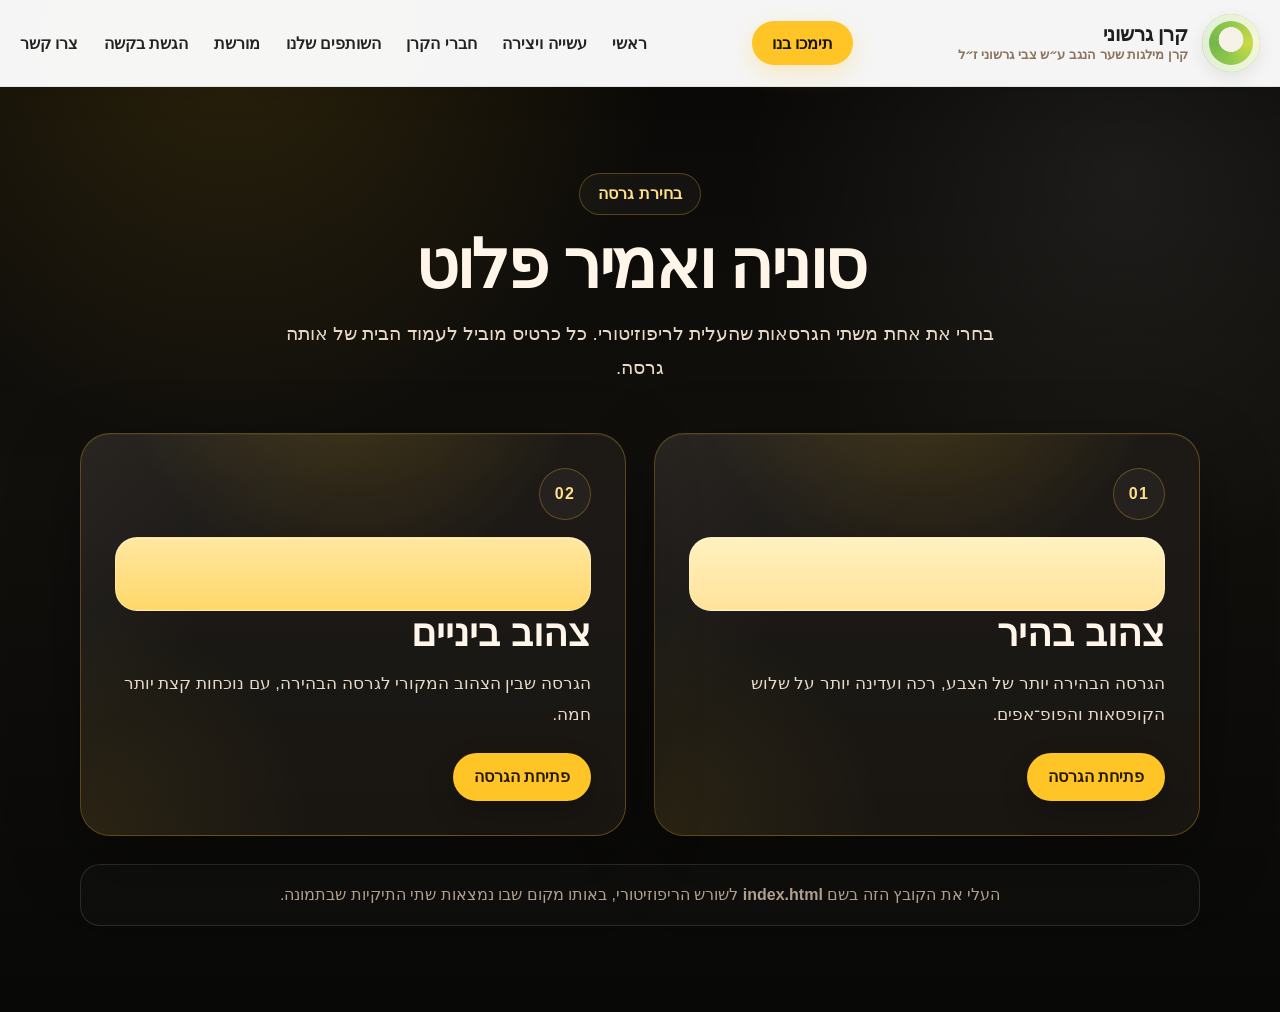
<file: index.html>
<!doctype html>
<html lang="he" dir="rtl">
<head>
  <meta charset="utf-8" />
  <meta name="viewport" content="width=device-width, initial-scale=1" />
  <title>בחירת גרסה — סוניה ואמיר פלוט</title>
  <style>
    :root{
      --bg:#080807;
      --panel:#14110d;
      --panel2:#1b1510;
      --line:rgba(255,197,38,.28);
      --line2:rgba(255,255,255,.12);
      --text:#fff5e8;
      --soft:#e8dac6;
      --muted:#b9a993;
      --gold:#ffc526;
      --gold-light:#ffe08a;
    }

    *{box-sizing:border-box}

    body{
      margin:0;
      min-height:100vh;
      font-family:Assistant, Arial, sans-serif;
      color:var(--text);
      background:
        radial-gradient(circle at 18% 0%, rgba(255,197,38,.14), transparent 28rem),
        radial-gradient(circle at 88% 18%, rgba(255,255,255,.07), transparent 24rem),
        linear-gradient(180deg, #090806 0%, #12100d 48%, #080807 100%);
    }

    a{color:inherit}

    .page{
      width:min(1120px, calc(100% - 32px));
      margin:0 auto;
      padding:clamp(42px, 7vw, 86px) 0;
    }

    .hero{
      text-align:center;
      margin-bottom:clamp(28px, 5vw, 48px);
    }

    .eyebrow{
      display:inline-flex;
      align-items:center;
      justify-content:center;
      border:1px solid var(--line);
      border-radius:999px;
      padding:.65rem 1.15rem;
      color:var(--gold-light);
      background:rgba(255,255,255,.035);
      font-weight:800;
      margin-bottom:1rem;
    }

    h1{
      margin:0;
      font-size:clamp(2.2rem, 5.2vw, 4.9rem);
      line-height:1.05;
      font-weight:700;
      letter-spacing:-.035em;
    }

    .lead{
      max-width:740px;
      margin:1rem auto 0;
      color:var(--soft);
      font-size:clamp(1rem, 1.5vw, 1.18rem);
      line-height:1.8;
    }

    .options{
      display:grid;
      grid-template-columns:repeat(2, minmax(0, 1fr));
      gap:clamp(18px, 3vw, 28px);
    }

    .card{
      position:relative;
      min-height:320px;
      display:flex;
      flex-direction:column;
      justify-content:space-between;
      gap:1.4rem;
      padding:clamp(22px, 3vw, 34px);
      border:1px solid var(--line);
      border-radius:30px;
      overflow:hidden;
      text-decoration:none;
      background:
        radial-gradient(circle at 50% -20%, rgba(255,197,38,.18), transparent 42%),
        linear-gradient(180deg, rgba(255,255,255,.04), rgba(255,255,255,.018)),
        var(--panel);
      box-shadow:
        0 24px 70px rgba(0,0,0,.36),
        inset 0 1px 0 rgba(255,255,255,.05);
      transition:transform .22s ease, border-color .22s ease, box-shadow .22s ease;
    }

    .card:hover{
      transform:translateY(-5px);
      border-color:rgba(255,197,38,.72);
      box-shadow:
        0 34px 90px rgba(0,0,0,.46),
        inset 0 1px 0 rgba(255,255,255,.07);
    }

    .card::before{
      content:"";
      position:absolute;
      inset:0;
      background:
        linear-gradient(135deg, rgba(255,255,255,.05), transparent 34%),
        radial-gradient(circle at bottom left, rgba(255,197,38,.08), transparent 34%);
      pointer-events:none;
    }

    .card > *{position:relative; z-index:1}

    .num{
      width:52px;
      height:52px;
      border-radius:50%;
      display:grid;
      place-items:center;
      border:1px solid var(--line);
      color:var(--gold-light);
      font-weight:900;
      letter-spacing:.08em;
      background:rgba(255,255,255,.035);
    }

    .title{
      margin:0;
      font-size:clamp(1.7rem, 3vw, 2.55rem);
      line-height:1.15;
      font-weight:800;
    }

    .desc{
      color:var(--soft);
      line-height:1.85;
      margin:.85rem 0 0;
      font-size:1.04rem;
    }

    .cta{
      display:inline-flex;
      align-items:center;
      justify-content:center;
      align-self:flex-start;
      min-height:48px;
      border:1px solid var(--line);
      border-radius:999px;
      padding:.8rem 1.25rem;
      color:#241800;
      background:var(--gold);
      font-weight:900;
      text-decoration:none;
      box-shadow:0 12px 28px rgba(0,0,0,.22);
    }

    .card.light .preview{
      background:linear-gradient(180deg, #fff1bf, #ffe39a);
    }

    .card.mid .preview{
      background:linear-gradient(180deg, #ffe7a0, #ffd86a);
    }

    .preview{
      height:74px;
      border-radius:22px;
      border:1px solid rgba(255,255,255,.22);
      box-shadow:inset 0 1px 0 rgba(255,255,255,.35);
      margin-top:1.1rem;
    }

    .note{
      margin-top:28px;
      border:1px solid var(--line2);
      border-radius:20px;
      padding:16px 18px;
      color:var(--muted);
      background:rgba(255,255,255,.025);
      line-height:1.75;
      text-align:center;
    }

    @media (max-width: 760px){
      .options{grid-template-columns:1fr}
      .card{min-height:280px}
      .cta{align-self:stretch}
    }
  
    .gershoni-header{
      position:sticky;
      top:0;
      z-index:1000;
      background:rgba(255,255,255,.96);
      border-bottom:1px solid rgba(30,30,30,.08);
      box-shadow:0 10px 30px rgba(0,0,0,.08);
      backdrop-filter:blur(14px);
      direction:rtl;
    }

    .gershoni-header-inner{
      width:min(1240px, calc(100% - 32px));
      margin:0 auto;
      min-height:86px;
      display:flex;
      align-items:center;
      justify-content:space-between;
      gap:24px;
    }

    .gershoni-brand{
      display:flex;
      align-items:center;
      gap:14px;
      color:#1a1a1a;
      text-decoration:none;
      min-width:max-content;
    }

    .gershoni-logo-mark{
      width:58px;
      height:58px;
      border-radius:50%;
      display:grid;
      place-items:center;
      background:
        radial-gradient(circle at 50% 44%, #f7f2e8 0 28%, transparent 29%),
        conic-gradient(from 0deg, #91c94d, #c9d947, #91c94d, #75b74a, #91c94d);
      box-shadow:inset 0 0 0 7px rgba(255,255,255,.78), 0 6px 18px rgba(0,0,0,.08);
      flex:0 0 auto;
    }

    .gershoni-brand-text{
      display:flex;
      flex-direction:column;
      gap:2px;
      line-height:1.1;
    }

    .gershoni-brand-title{
      font-size:1.22rem;
      font-weight:900;
      color:#1f1f1f;
    }

    .gershoni-brand-sub{
      font-size:.82rem;
      color:#8c735c;
      font-weight:700;
    }

    .gershoni-nav{
      display:flex;
      align-items:center;
      justify-content:center;
      gap:clamp(14px, 2vw, 26px);
      flex-wrap:wrap;
      font-weight:800;
      color:#222;
    }

    .gershoni-nav a{
      color:#222;
      text-decoration:none;
      font-size:.98rem;
      position:relative;
      padding:8px 0;
      white-space:nowrap;
    }

    .gershoni-nav a::after{
      content:"";
      position:absolute;
      inset-inline:0;
      bottom:1px;
      height:2px;
      background:#ffc526;
      transform:scaleX(0);
      transform-origin:center;
      transition:transform .2s ease;
    }

    .gershoni-nav a:hover::after{
      transform:scaleX(1);
    }

    .gershoni-donate{
      display:inline-flex;
      align-items:center;
      justify-content:center;
      min-height:44px;
      padding:10px 20px;
      border-radius:999px;
      background:#ffc526;
      color:#17120a;
      font-weight:900;
      text-decoration:none;
      box-shadow:0 8px 22px rgba(255,197,38,.25);
      min-width:max-content;
    }

    @media (max-width: 980px){
      .gershoni-header-inner{
        min-height:auto;
        padding-block:14px;
        align-items:flex-start;
        flex-direction:column;
      }

      .gershoni-top-row{
        width:100%;
        display:flex;
        align-items:center;
        justify-content:space-between;
        gap:16px;
      }

      .gershoni-nav{
        width:100%;
        justify-content:flex-start;
        overflow:auto;
        padding-bottom:4px;
        gap:18px;
      }

      .gershoni-donate{
        align-self:flex-start;
      }
    }

    @media (min-width: 981px){
      .gershoni-top-row{
        display:contents;
      }
    }

    @media (max-width: 560px){
      .gershoni-logo-mark{
        width:50px;
        height:50px;
      }
      .gershoni-brand-title{
        font-size:1.05rem;
      }
      .gershoni-brand-sub{
        font-size:.74rem;
      }
      .gershoni-nav a{
        font-size:.92rem;
      }
    }

  </style>
</head>
<body>

  <header class="gershoni-header" aria-label="ניווט קרן גרשוני">
    <div class="gershoni-header-inner">
      <div class="gershoni-top-row">
        <a class="gershoni-brand" href="https://gershoni.org.il/" aria-label="קרן גרשוני">
          <span class="gershoni-logo-mark" aria-hidden="true"></span>
          <span class="gershoni-brand-text">
            <span class="gershoni-brand-title">קרן גרשוני</span>
            <span class="gershoni-brand-sub">קרן מילגות שער הנגב ע״ש צבי גרשוני ז״ל</span>
          </span>
        </a>
        <a class="gershoni-donate" href="https://gershoni.org.il/תימכו-בנו/">תימכו בנו</a>
      </div>

      <nav class="gershoni-nav" aria-label="תפריט ראשי">
        <a href="https://gershoni.org.il/">ראשי</a>
        <a href="https://gershoni.org.il/category/תוצרים-ופרסומים/">עשייה ויצירה</a>
        <a href="https://gershoni.org.il/חברי-הקרן/">חברי הקרן</a>
        <a href="https://gershoni.org.il/השותפים-שלנו/">השותפים שלנו</a>
        <a href="https://gershoni.org.il/category/דפי-מורשת/">מורשת</a>
        <a href="https://gershoni.org.il/הגשת-בקשה/">הגשת בקשה</a>
        <a href="https://gershoni.org.il/צרו-קשר/">צרו קשר</a>
      </nav>
    </div>
  </header>

  <main class="page">
    <section class="hero">
      <div class="eyebrow">בחירת גרסה</div>
      <h1>סוניה ואמיר פלוט</h1>
      <p class="lead">בחרי את אחת משתי הגרסאות שהעלית לריפוזיטורי. כל כרטיס מוביל לעמוד הבית של אותה גרסה.</p>
    </section>

    <section class="options" aria-label="בחירת גרסה">
      <a class="card light" href="memorial-single-light-ffc526-github/index.html">
        <div>
          <div class="num">01</div>
          <div class="preview" aria-hidden="true"></div>
          <h2 class="title">צהוב בהיר</h2>
          <p class="desc">הגרסה הבהירה יותר של הצבע, רכה ועדינה יותר על שלוש הקופסאות והפופ־אפים.</p>
        </div>
        <span class="cta">פתיחת הגרסה</span>
      </a>

      <a class="card mid" href="memorial-single-mid-ffc526-github/index.html">
        <div>
          <div class="num">02</div>
          <div class="preview" aria-hidden="true"></div>
          <h2 class="title">צהוב ביניים</h2>
          <p class="desc">הגרסה שבין הצהוב המקורי לגרסה הבהירה, עם נוכחות קצת יותר חמה.</p>
        </div>
        <span class="cta">פתיחת הגרסה</span>
      </a>
    </section>

    <div class="note">
      העלי את הקובץ הזה בשם <strong>index.html</strong> לשורש הריפוזיטורי, באותו מקום שבו נמצאות שתי התיקיות שבתמונה.
    </div>
  </main>
</body>
</html>
</file>
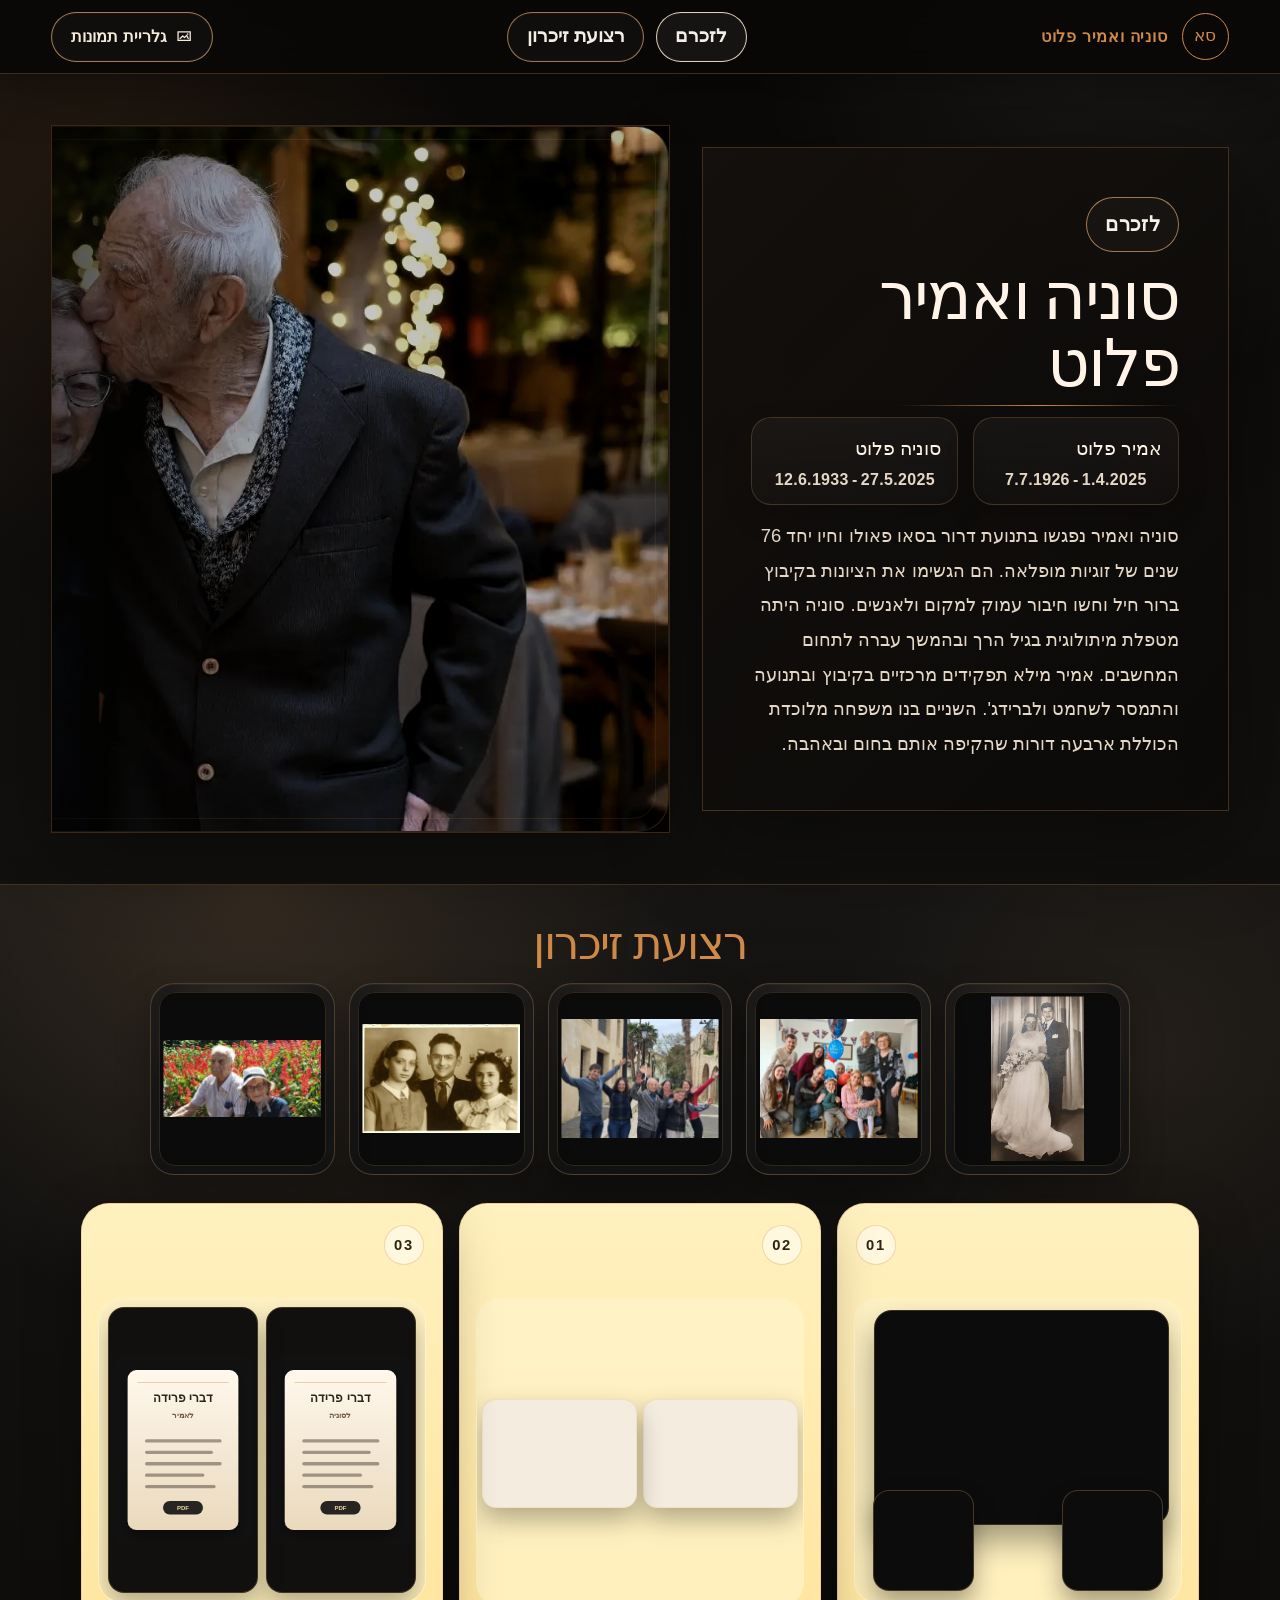
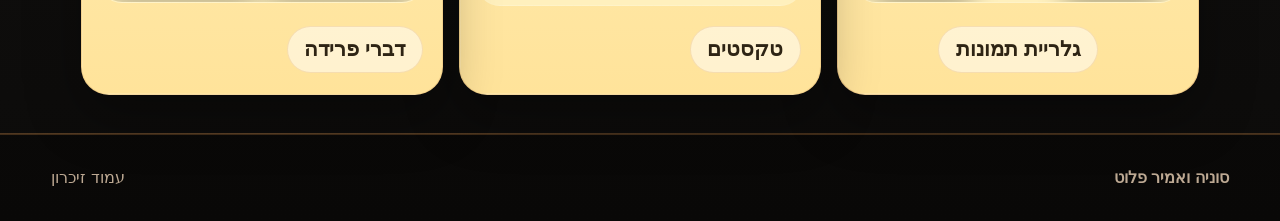
<file: memorial-single-light-ffc526-github/index.html>
<!DOCTYPE html>
<html dir="rtl" lang="he">
<head>
  <meta charset="utf-8"/>
  <meta name="viewport" content="width=device-width, initial-scale=1"/>
  <title>סוניה ואמיר פלוט — עמוד זיכרון</title>
  <meta name="description" content="סוניה ואמיר נפגשו בתנועת דרור בסאו פאולו וחיו יחד 76 שנים של זוגיות מופלאה. הם הגשימו את הציונות בקיבוץ ברור חיל וחשו חיבור עמוק למקום ולאנשים."/>
  <meta property="og:type" content="website" />
  <meta property="og:title" content="סוניה ואמיר פלוט — עמוד זיכרון" />
  <meta property="og:description" content="סוניה ואמיר נפגשו בתנועת דרור בסאו פאולו וחיו יחד 76 שנים של זוגיות מופלאה. הם הגשימו את הציונות בקיבוץ ברור חיל." />
  <meta property="og:image" content="https://chengolz.github.io/gersh123/assets/shared-webp/photo-24.webp" />
  <meta property="og:url" content="https://chengolz.github.io/gersh123/index.html" />
  <meta name="twitter:card" content="summary_large_image" />
  <meta name="twitter:title" content="סוניה ואמיר פלוט — עמוד זיכרון" />
  <meta name="twitter:description" content="סוניה ואמיר נפגשו בתנועת דרור בסאו פאולו וחיו יחד 76 שנים של זוגיות מופלאה. הם הגשימו את הציונות בקיבוץ ברור חיל." />
  <meta name="twitter:image" content="https://chengolz.github.io/gersh123/assets/shared-webp/photo-24.webp" />
  <link rel="stylesheet" href="assets/css/site.css"/>
  <link rel="stylesheet" href="assets/css/variants/ffc526.css"/>
  <script defer src="assets/js/site.js"></script>
</head>
<body class="theme-museum final-black-page option-01-deep-museum">
<div class="site-shell">
  <a class="skip-link" href="#main">דילוג לתוכן המרכזי</a>
  <header class="site-header">
    <a class="brand" href="index.html" aria-label="דף הבית">
      <span class="brand-mark">סא</span>
      <span>סוניה ואמיר פלוט</span>
    </a>
    <nav class="site-nav" aria-label="ניווט ראשי">
      <a href="#hero" class="is-active">לזכרם</a>
      <a href="#ribbon">רצועת זיכרון</a>
    </nav>
    <a class="header-cta" href="gallery.html">
      <svg aria-hidden="true" focusable="false" viewBox="0 0 24 24"><path d="M4 6.5h16v11H4z" fill="none" stroke="currentColor" stroke-width="1.7"></path><path d="m6.7 15.2 3.5-3.4 2.3 2.2 2.8-3 2.1 4.2" fill="none" stroke="currentColor" stroke-linecap="round" stroke-linejoin="round" stroke-width="1.7"></path><circle cx="16.6" cy="9.2" fill="currentColor" r="1.1"></circle></svg>
      גלריית תמונות
    </a>
  </header>

  <main id="main" tabindex="-1">
    <section class="museum-hero hero-clean" id="hero" aria-labelledby="hero-title">
      <div class="museum-copy">
        <p class="eyebrow">לזכרם</p>
        <h1 id="hero-title">סוניה ואמיר פלוט</h1>
        <div aria-hidden="true" class="gold-line"></div>
        <div class="date-pair hero-dates-first">
          <div class="date-chip"><strong>אמיר פלוט</strong><span class="date-range" dir="ltr"><time datetime="1926-07-07">7.7.1926</time> - <time datetime="2025-04-01">1.4.2025</time></span></div>
          <div class="date-chip"><strong>סוניה פלוט</strong><span class="date-range" dir="ltr"><time datetime="1933-06-12">12.6.1933</time> - <time datetime="2025-05-27">27.5.2025</time></span></div>
        </div>
        <p class="lead unified-lead">סוניה ואמיר נפגשו בתנועת דרור בסאו פאולו וחיו יחד 76 שנים של זוגיות מופלאה. הם הגשימו את הציונות בקיבוץ ברור חיל וחשו חיבור עמוק למקום ולאנשים. סוניה היתה מטפלת מיתולוגית בגיל הרך ובהמשך עברה לתחום המחשבים. אמיר מילא תפקידים מרכזיים בקיבוץ ובתנועה והתמסר לשחמט ולברידג'. השניים בנו משפחה מלוכדת הכוללת ארבעה דורות שהקיפה אותם בחום ובאהבה.</p>
      </div>
      <div class="museum-cover">
        <figure class="photo-cover hero-photo ornate-frame" data-full="assets/shared-webp/photo-24.webp" tabindex="0" role="button" aria-label="הגדל תמונה: סוניה ואמיר יחד">
          <img src="assets/shared-webp/photo-24.webp" alt="סוניה ואמיר יחד" width="1275" height="866" loading="eager" decoding="async"/></figure>
</div>
    </section>

    <section id="ribbon" class="section ribbon-cards-section memory-hub-section" aria-labelledby="ribbon-title">
      <div class="container">
        <div class="section-heading">
          <h2 id="ribbon-title" class="section-title">רצועת זיכרון</h2>
        </div>
        <ul class="memory-strip-photos" aria-label="תמונות נבחרות מתוך האלבום">
          <li class="memory-strip-item"><figure class="memory-photo-small memory-item ornate-frame photo-cover" data-full="assets/shared-webp/photo-14.webp" tabindex="0" role="button" aria-label="הגדל תמונה: תמונת חתונה של סוניה ואמיר">
            <img src="assets/thumbs-webp/photo-14.webp" alt="תמונת חתונה של סוניה ואמיר" width="360" height="640" loading="lazy" decoding="async"/>
          </figure></li>
          <li class="memory-strip-item"><figure class="memory-photo-small memory-item ornate-frame photo-cover" data-full="assets/shared-webp/photo-11.webp" tabindex="0" role="button" aria-label="הגדל תמונה: מפגש משפחתי רחב">
            <img src="assets/thumbs-webp/photo-11.webp" alt="מפגש משפחתי רחב" width="640" height="480" loading="lazy" decoding="async"/>
          </figure></li>
          <li class="memory-strip-item"><figure class="memory-photo-small memory-item ornate-frame photo-cover" data-full="assets/shared-webp/photo-17.webp" tabindex="0" role="button" aria-label="הגדל תמונה: משפחה מטיילת יחד">
            <img src="assets/thumbs-webp/photo-17.webp" alt="משפחה מטיילת יחד" width="640" height="480" loading="lazy" decoding="async"/>
          </figure></li>
          <li class="memory-strip-item"><figure class="memory-photo-small memory-item ornate-frame photo-cover" data-full="assets/shared-webp/photo-19.webp" tabindex="0" role="button" aria-label="הגדל תמונה: דיוקן משפחתי ישן">
            <img src="assets/thumbs-webp/photo-19.webp" alt="דיוקן משפחתי ישן" width="640" height="443" loading="lazy" decoding="async"/>
          </figure></li>
          <li class="memory-strip-item"><figure class="memory-photo-small memory-item ornate-frame photo-cover" data-full="assets/shared-webp/photo-10.webp" tabindex="0" role="button" aria-label="הגדל תמונה: סוניה ואמיר בטיול משותף">
            <img src="assets/thumbs-webp/photo-10.webp" alt="סוניה ואמיר בטיול משותף" width="640" height="502" loading="lazy" decoding="async"/>
          </figure></li>
        </ul>

        <div class="memory-actions-center atelier-ribbon-grid" aria-label="קישורים מרכזיים">
          <a class="memory-tile action-tile memory-item atelier-card atelier-gallery-card" href="gallery.html">
            <div class="atelier-card-top">
              <span class="atelier-index" aria-hidden="true">01</span>
            </div>
            <div class="atelier-preview atelier-gallery-preview" aria-hidden="true">
              <img class="atelier-gallery-main" src="assets/thumbs-webp/photo-18.webp" alt="" width="640" height="464" loading="lazy" decoding="async"/>
              <img class="atelier-gallery-thumb thumb-a" src="assets/thumbs-webp/photo-20.webp" alt="" width="640" height="435" loading="lazy" decoding="async"/>
              <img class="atelier-gallery-thumb thumb-b" src="assets/thumbs-webp/photo-21.webp" alt="" width="640" height="480" loading="lazy" decoding="async"/>
            </div>
            <div class="atelier-card-bottom">
              <span class="atelier-card-title">גלריית תמונות</span>
            </div>
          </a>

          <button type="button" class="memory-tile action-tile memory-item atelier-card atelier-texts-card" data-modal-target="texts-modal" aria-controls="texts-modal" aria-expanded="false">
            <div class="atelier-card-top">
              <span class="atelier-index" aria-hidden="true">02</span>
            </div>
            <div class="atelier-preview atelier-pages-preview" aria-hidden="true">
              <img src="assets/texts/photo-25.webp" alt="" width="1040" height="720" loading="lazy" decoding="async"/>
              <img src="assets/texts/photo-26.webp" alt="" width="1040" height="720" loading="lazy" decoding="async"/>
            </div>
            <div class="atelier-card-bottom">
              <span class="atelier-card-title">טקסטים</span>
            </div>
          </button>

          <button type="button" class="memory-tile action-tile memory-item atelier-card atelier-farewell-card" data-modal-target="farewell-modal" aria-controls="farewell-modal" aria-expanded="false">
            <div class="atelier-card-top">
              <span class="atelier-index" aria-hidden="true">03</span>
            </div>
            <div class="atelier-preview atelier-docs-preview" aria-hidden="true">
              <img class="doc-a" src="assets/docs/farewell-sonia-preview.svg" alt="" width="420" height="560" loading="lazy" decoding="async"/>
              <img class="doc-b" src="assets/docs/farewell-amir-preview.svg" alt="" width="420" height="560" loading="lazy" decoding="async"/>
            </div>
            <div class="atelier-card-bottom">
              <span class="atelier-card-title">דברי פרידה</span>
            </div>
          </button>
        </div></div>
    </section>
  </main>

  <footer class="footer">
    <div class="footer-inner">
      <strong>סוניה ואמיר פלוט</strong>
      <span>עמוד זיכרון</span>
    </div>
  </footer>
  <dialog class="memory-modal" id="texts-modal" aria-labelledby="texts-title">
    <div class="memory-modal-dialog" role="dialog" aria-modal="true" aria-labelledby="texts-title">
      <button type="button" class="memory-modal-close" data-modal-close aria-label="סגירה"><svg aria-hidden="true" fill="none" viewBox="0 0 24 24"><path d="M6 6l12 12M18 6 6 18" stroke="currentColor" stroke-linecap="round" stroke-width="2"></path></svg></button>
      <div class="memory-modal-head"><h3 id="texts-title">טקסטים</h3></div>
      <div class="memory-modal-grid writings-modal-grid">
        <figure class="photo-frame photo-contain ornate-frame writing-card" data-full="assets/texts/photo-25.webp" tabindex="0" role="button" aria-label="הגדל תמונה: מכתביו עמוד ראשון"><img src="assets/texts/photo-25.webp" alt="מכתביו עמוד ראשון" width="640" height="443" loading="lazy" decoding="async"/><figcaption class="caption-bar"><strong>מכתביו</strong><span>עמוד ראשון</span></figcaption></figure>
        <figure class="photo-frame photo-contain ornate-frame writing-card" data-full="assets/texts/photo-26.webp" tabindex="0" role="button" aria-label="הגדל תמונה: מכתביו עמוד שני"><img src="assets/texts/photo-26.webp" alt="מכתביו עמוד שני" width="640" height="443" loading="lazy" decoding="async"/><figcaption class="caption-bar"><strong>מכתביו</strong><span>עמוד שני</span></figcaption></figure>
      </div>
    
      <div class="transcript-tools" data-transcript-wrapper>
        <button type="button" class="transcript-toggle" data-transcript-toggle aria-expanded="false" aria-controls="letters-transcript">
          הצג טקסט מוקלד
        </button>
        <div class="transcript-panel" id="letters-transcript" hidden>
          <h4>תעתיק נגיש לעמודים המוצגים</h4>
          <p><strong>אמיר פלוט</strong> — חבר בקיבוץ ברור חיל. בוגר תנועת “דרור” בברזיל. עלה לארץ בשנת 1952 ומאז מילא שורה של תפקידים במסגרת הקיבוץ והתנועה הקיבוצית. יצא מטעם התנועה והמדינה לשליחויות רבות ברחבי העולם.</p>
          <p><strong>תמיד בתנועה</strong> — ספר אוטוביוגרפי המשקף את החוויה הקולקטיבית של דור השומר הצעיר, בין ההורים במזרח אירופה לבין הבנים “הצברים”. הספר מתאר את התנועה ההתיישבותית בברזיל ובארץ בצורה מרתקת, חיננית, לעיתים בגעגועים, לעיתים במעט אירוניה, וכל הזמן בהרבה אהבה.</p>
          <p><strong>תמיד בתנועה — יומן אישי במסע הציוני.</strong></p>
        </div>
      </div>

    </div>
  </dialog>

  <dialog class="memory-modal" id="farewell-modal" aria-labelledby="farewell-title">
    <div class="memory-modal-dialog" role="dialog" aria-modal="true" aria-labelledby="farewell-title">
      <button type="button" class="memory-modal-close" data-modal-close aria-label="סגירה"><svg aria-hidden="true" fill="none" viewBox="0 0 24 24"><path d="M6 6l12 12M18 6 6 18" stroke="currentColor" stroke-linecap="round" stroke-width="2"></path></svg></button>
      <div class="memory-modal-head"><h3 id="farewell-title">דברי פרידה</h3></div>
      <div class="memory-modal-grid doc-grid modal-doc-grid">
        <a class="doc-card refined-card" href="assets/docs/farewell-sonia.pdf" target="_blank" rel="noopener noreferrer">
          <span class="doc-ico"><svg aria-hidden="true" focusable="false" viewBox="0 0 24 24"><path d="M6 3.5h8l4 4v13H6z" fill="none" stroke="currentColor" stroke-width="1.7"></path><path d="M14 3.5v4h4M8.5 12h7M8.5 15h7M8.5 18h4" fill="none" stroke="currentColor" stroke-linecap="round" stroke-width="1.7"></path></svg></span>
          <strong>דברי פרידה לסוניה</strong>
          <h3>אורלי בתה</h3>
          <p>לפתיחת המסמך המלא</p>
        </a>
        <a class="doc-card refined-card" href="assets/docs/farewell-amir.pdf" target="_blank" rel="noopener noreferrer">
          <span class="doc-ico"><svg aria-hidden="true" focusable="false" viewBox="0 0 24 24"><path d="M6 3.5h8l4 4v13H6z" fill="none" stroke="currentColor" stroke-width="1.7"></path><path d="M14 3.5v4h4M8.5 12h7M8.5 15h7M8.5 18h4" fill="none" stroke="currentColor" stroke-linecap="round" stroke-width="1.7"></path></svg></span>
          <strong>דברי פרידה לאמיר</strong>
          <h3>עודד בנו</h3>
          <p>לפתיחת המסמך המלא</p>
        </a>
      </div>
    </div>
  </dialog>

  <dialog class="lightbox" data-lightbox aria-label="תצוגת תמונה מוגדלת">
    <button type="button" class="lightbox-close" data-lightbox-close aria-label="סגירת תמונה">
      <svg aria-hidden="true" fill="none" viewBox="0 0 24 24"><path d="M6 6l12 12M18 6 6 18" stroke="currentColor" stroke-linecap="round" stroke-width="2"></path></svg>
    </button>
    <img data-lightbox-img alt="תמונה מוגדלת מתוך אלבום הזיכרון" loading="lazy" decoding="async"/>
  </dialog>

  <button type="button" class="back-to-top" data-back-to-top aria-label="חזרה לראש העמוד">
    <span aria-hidden="true">↑</span>
  </button>

</div>
</body>
</html>
</file>
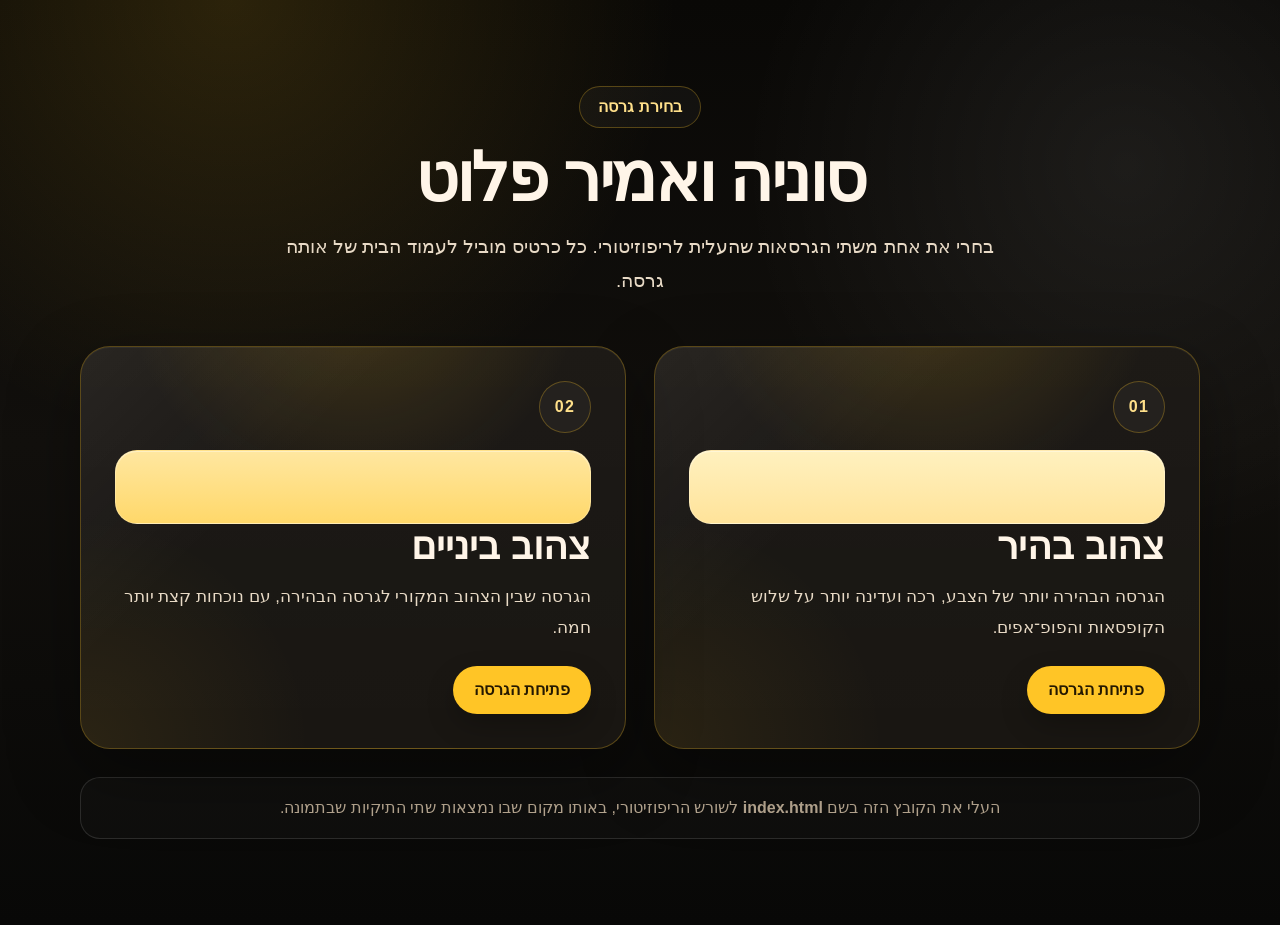
<file: index(183).html>
<!doctype html>
<html lang="he" dir="rtl">
<head>
  <meta charset="utf-8" />
  <meta name="viewport" content="width=device-width, initial-scale=1" />
  <title>בחירת גרסה — סוניה ואמיר פלוט</title>
  <style>
    :root{
      --bg:#080807;
      --panel:#14110d;
      --panel2:#1b1510;
      --line:rgba(255,197,38,.28);
      --line2:rgba(255,255,255,.12);
      --text:#fff5e8;
      --soft:#e8dac6;
      --muted:#b9a993;
      --gold:#ffc526;
      --gold-light:#ffe08a;
    }

    *{box-sizing:border-box}

    body{
      margin:0;
      min-height:100vh;
      font-family:Assistant, Arial, sans-serif;
      color:var(--text);
      background:
        radial-gradient(circle at 18% 0%, rgba(255,197,38,.14), transparent 28rem),
        radial-gradient(circle at 88% 18%, rgba(255,255,255,.07), transparent 24rem),
        linear-gradient(180deg, #090806 0%, #12100d 48%, #080807 100%);
    }

    a{color:inherit}

    .page{
      width:min(1120px, calc(100% - 32px));
      margin:0 auto;
      padding:clamp(42px, 7vw, 86px) 0;
    }

    .hero{
      text-align:center;
      margin-bottom:clamp(28px, 5vw, 48px);
    }

    .eyebrow{
      display:inline-flex;
      align-items:center;
      justify-content:center;
      border:1px solid var(--line);
      border-radius:999px;
      padding:.65rem 1.15rem;
      color:var(--gold-light);
      background:rgba(255,255,255,.035);
      font-weight:800;
      margin-bottom:1rem;
    }

    h1{
      margin:0;
      font-size:clamp(2.2rem, 5.2vw, 4.9rem);
      line-height:1.05;
      font-weight:700;
      letter-spacing:-.035em;
    }

    .lead{
      max-width:740px;
      margin:1rem auto 0;
      color:var(--soft);
      font-size:clamp(1rem, 1.5vw, 1.18rem);
      line-height:1.8;
    }

    .options{
      display:grid;
      grid-template-columns:repeat(2, minmax(0, 1fr));
      gap:clamp(18px, 3vw, 28px);
    }

    .card{
      position:relative;
      min-height:320px;
      display:flex;
      flex-direction:column;
      justify-content:space-between;
      gap:1.4rem;
      padding:clamp(22px, 3vw, 34px);
      border:1px solid var(--line);
      border-radius:30px;
      overflow:hidden;
      text-decoration:none;
      background:
        radial-gradient(circle at 50% -20%, rgba(255,197,38,.18), transparent 42%),
        linear-gradient(180deg, rgba(255,255,255,.04), rgba(255,255,255,.018)),
        var(--panel);
      box-shadow:
        0 24px 70px rgba(0,0,0,.36),
        inset 0 1px 0 rgba(255,255,255,.05);
      transition:transform .22s ease, border-color .22s ease, box-shadow .22s ease;
    }

    .card:hover{
      transform:translateY(-5px);
      border-color:rgba(255,197,38,.72);
      box-shadow:
        0 34px 90px rgba(0,0,0,.46),
        inset 0 1px 0 rgba(255,255,255,.07);
    }

    .card::before{
      content:"";
      position:absolute;
      inset:0;
      background:
        linear-gradient(135deg, rgba(255,255,255,.05), transparent 34%),
        radial-gradient(circle at bottom left, rgba(255,197,38,.08), transparent 34%);
      pointer-events:none;
    }

    .card > *{position:relative; z-index:1}

    .num{
      width:52px;
      height:52px;
      border-radius:50%;
      display:grid;
      place-items:center;
      border:1px solid var(--line);
      color:var(--gold-light);
      font-weight:900;
      letter-spacing:.08em;
      background:rgba(255,255,255,.035);
    }

    .title{
      margin:0;
      font-size:clamp(1.7rem, 3vw, 2.55rem);
      line-height:1.15;
      font-weight:800;
    }

    .desc{
      color:var(--soft);
      line-height:1.85;
      margin:.85rem 0 0;
      font-size:1.04rem;
    }

    .cta{
      display:inline-flex;
      align-items:center;
      justify-content:center;
      align-self:flex-start;
      min-height:48px;
      border:1px solid var(--line);
      border-radius:999px;
      padding:.8rem 1.25rem;
      color:#241800;
      background:var(--gold);
      font-weight:900;
      text-decoration:none;
      box-shadow:0 12px 28px rgba(0,0,0,.22);
    }

    .card.light .preview{
      background:linear-gradient(180deg, #fff1bf, #ffe39a);
    }

    .card.mid .preview{
      background:linear-gradient(180deg, #ffe7a0, #ffd86a);
    }

    .preview{
      height:74px;
      border-radius:22px;
      border:1px solid rgba(255,255,255,.22);
      box-shadow:inset 0 1px 0 rgba(255,255,255,.35);
      margin-top:1.1rem;
    }

    .note{
      margin-top:28px;
      border:1px solid var(--line2);
      border-radius:20px;
      padding:16px 18px;
      color:var(--muted);
      background:rgba(255,255,255,.025);
      line-height:1.75;
      text-align:center;
    }

    @media (max-width: 760px){
      .options{grid-template-columns:1fr}
      .card{min-height:280px}
      .cta{align-self:stretch}
    }
  </style>
</head>
<body>
  <main class="page">
    <section class="hero">
      <div class="eyebrow">בחירת גרסה</div>
      <h1>סוניה ואמיר פלוט</h1>
      <p class="lead">בחרי את אחת משתי הגרסאות שהעלית לריפוזיטורי. כל כרטיס מוביל לעמוד הבית של אותה גרסה.</p>
    </section>

    <section class="options" aria-label="בחירת גרסה">
      <a class="card light" href="memorial-single-light-ffc526-github/index.html">
        <div>
          <div class="num">01</div>
          <div class="preview" aria-hidden="true"></div>
          <h2 class="title">צהוב בהיר</h2>
          <p class="desc">הגרסה הבהירה יותר של הצבע, רכה ועדינה יותר על שלוש הקופסאות והפופ־אפים.</p>
        </div>
        <span class="cta">פתיחת הגרסה</span>
      </a>

      <a class="card mid" href="memorial-single-mid-ffc526-github/index.html">
        <div>
          <div class="num">02</div>
          <div class="preview" aria-hidden="true"></div>
          <h2 class="title">צהוב ביניים</h2>
          <p class="desc">הגרסה שבין הצהוב המקורי לגרסה הבהירה, עם נוכחות קצת יותר חמה.</p>
        </div>
        <span class="cta">פתיחת הגרסה</span>
      </a>
    </section>

    <div class="note">
      העלי את הקובץ הזה בשם <strong>index.html</strong> לשורש הריפוזיטורי, באותו מקום שבו נמצאות שתי התיקיות שבתמונה.
    </div>
  </main>
</body>
</html>
</file>
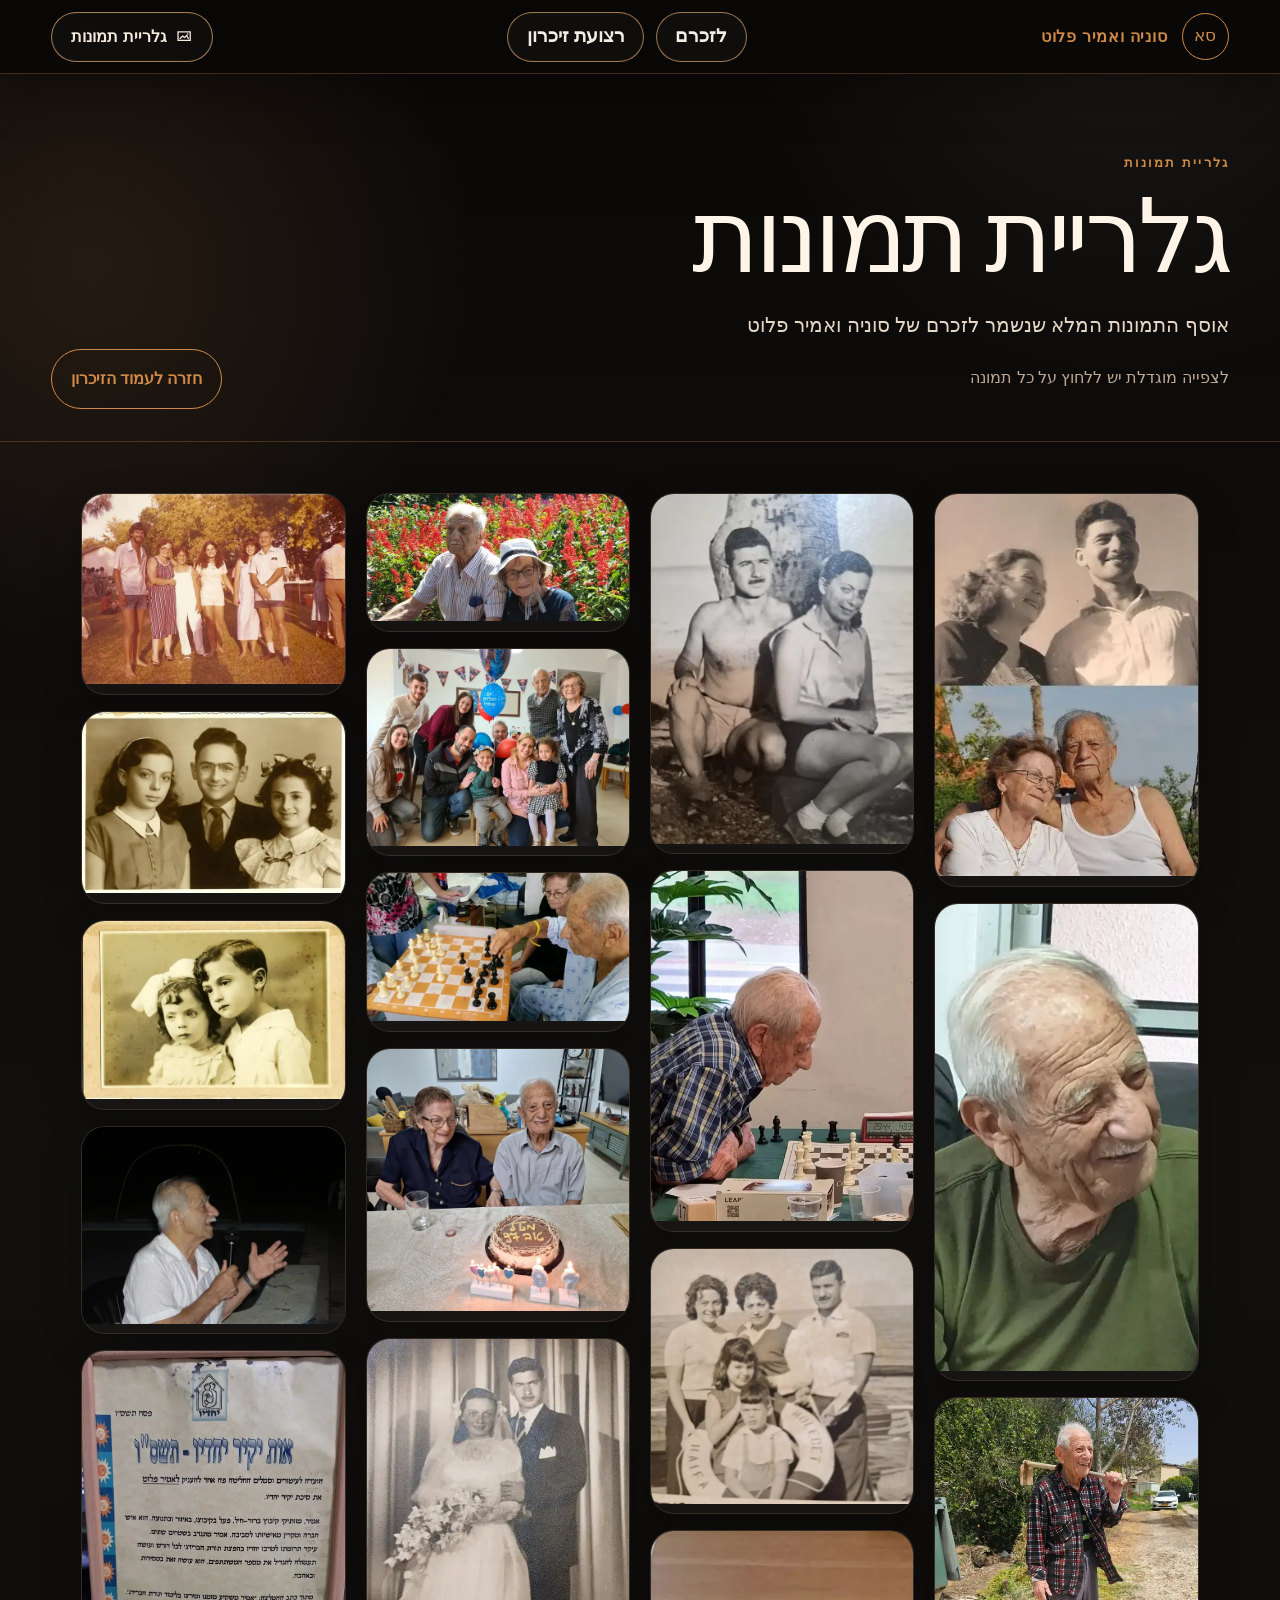
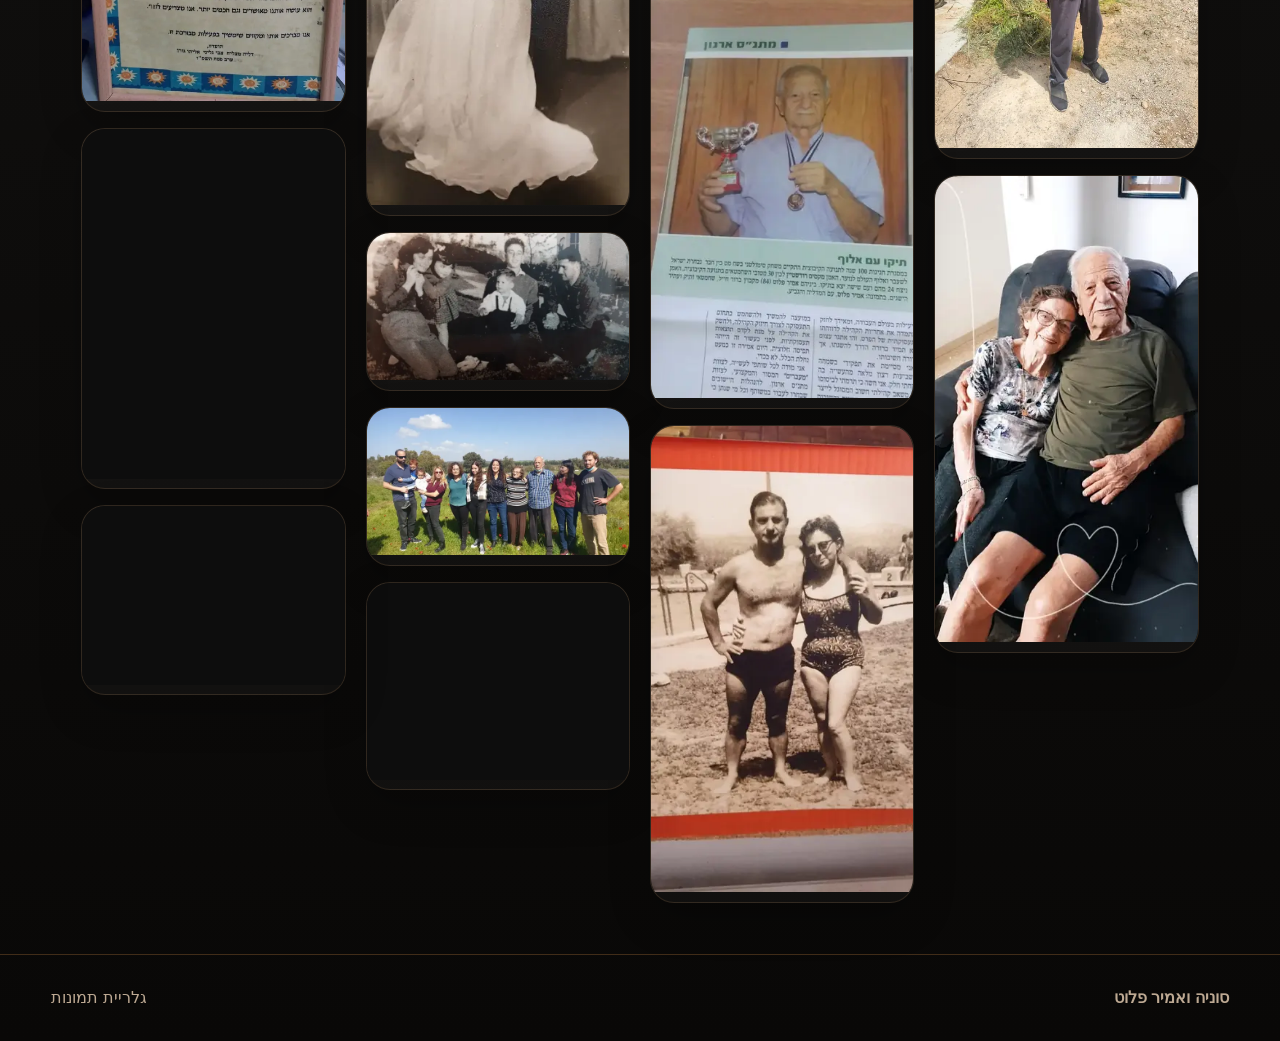
<file: memorial-single-light-ffc526-github/gallery.html>
<!DOCTYPE html>
<html dir="rtl" lang="he">
<head>
  <meta charset="utf-8"/>
  <meta name="viewport" content="width=device-width, initial-scale=1"/>
  <title>סוניה ואמיר פלוט — גלריית תמונות</title>
  <meta name="description" content="גלריית התמונות המלאה מתוך עמוד הזיכרון של סוניה ואמיר פלוט."/>
  <meta property="og:type" content="website" />
  <meta property="og:title" content="סוניה ואמיר פלוט — גלריית תמונות" />
  <meta property="og:description" content="גלריית התמונות המלאה מתוך עמוד הזיכרון של סוניה ואמיר פלוט." />
  <meta property="og:image" content="https://chengolz.github.io/gersh123/assets/shared-webp/photo-24.webp" />
  <meta property="og:url" content="https://chengolz.github.io/gersh123/gallery.html" />
  <meta name="twitter:card" content="summary_large_image" />
  <meta name="twitter:title" content="סוניה ואמיר פלוט — גלריית תמונות" />
  <meta name="twitter:description" content="גלריית התמונות המלאה מתוך עמוד הזיכרון של סוניה ואמיר פלוט." />
  <meta name="twitter:image" content="https://chengolz.github.io/gersh123/assets/shared-webp/photo-24.webp" />
  <link rel="stylesheet" href="assets/css/site.css"/>
  <link rel="stylesheet" href="assets/css/variants/ffc526.css"/>
  <script defer src="assets/js/site.js"></script>
</head>
<body class="theme-museum final-black-page option-01-deep-museum">
<div class="site-shell">
  <a class="skip-link" href="#main">דילוג לתוכן המרכזי</a>

  <header class="site-header">
    <a class="brand" href="index.html" aria-label="דף הבית">
      <span class="brand-mark">סא</span>
      <span>סוניה ואמיר פלוט</span>
    </a>
    <nav class="site-nav" aria-label="ניווט ראשי">
      <a href="index.html#hero">לזכרם</a>
      <a href="index.html#ribbon">רצועת זיכרון</a>
    </nav>
    <a class="header-cta" href="gallery.html" aria-current="page">
      <svg aria-hidden="true" focusable="false" viewBox="0 0 24 24"><path d="M4 6.5h16v11H4z" fill="none" stroke="currentColor" stroke-width="1.7"></path><path d="m6.7 15.2 3.5-3.4 2.3 2.2 2.8-3 2.1 4.2" fill="none" stroke="currentColor" stroke-linecap="round" stroke-linejoin="round" stroke-width="1.7"></path><circle cx="16.6" cy="9.2" fill="currentColor" r="1.1"></circle></svg>
      גלריית תמונות
    </a>
  </header>

  <main id="main" tabindex="-1">
    <section class="gallery-hero clean-gallery-hero">
      <div class="gallery-hero-inner">
        <div>
          <p class="eyebrow">גלריית תמונות</p>
          <h1>גלריית תמונות</h1>
          <p class="lead">אוסף התמונות המלא שנשמר לזכרם של סוניה ואמיר פלוט</p>
          <p class="muted">לצפייה מוגדלת יש ללחוץ על כל תמונה</p>
        </div>
        <div class="gallery-actions">
          <a class="btn secondary" href="index.html">חזרה לעמוד הזיכרון</a>
        </div>
      </div>
    </section>

    <section aria-label="גלריית תמונות מלאה" class="container gallery-masonry refined-gallery-masonry">
      <figure class="gallery-card memory-item refined-gallery-card" data-full="assets/shared-webp/photo-01.webp" tabindex="0" role="button" aria-label="הגדל תמונה: סוניה ואמיר בראשית הדרך"><img src="assets/thumbs-webp/photo-01.webp" alt="סוניה ואמיר בראשית הדרך" width="439" height="640" loading="eager" decoding="async"/></figure>
      <figure class="gallery-card memory-item refined-gallery-card" data-full="assets/shared-webp/photo-02.webp" tabindex="0" role="button" aria-label="הגדל תמונה: דיוקן של אמיר"><img src="assets/thumbs-webp/photo-02.webp" alt="דיוקן של אמיר" width="360" height="640" loading="eager" decoding="async"/></figure>
      <figure class="gallery-card memory-item refined-gallery-card" data-full="assets/shared-webp/photo-03.webp" tabindex="0" role="button" aria-label="הגדל תמונה: אמיר בשבילי הקיבוץ"><img src="assets/thumbs-webp/photo-03.webp" alt="אמיר בשבילי הקיבוץ" width="480" height="640" loading="eager" decoding="async"/></figure>
      <figure class="gallery-card memory-item refined-gallery-card" data-full="assets/shared-webp/photo-04.webp" tabindex="0" role="button" aria-label="הגדל תמונה: סוניה ואמיר יחד בבית"><img src="assets/thumbs-webp/photo-04.webp" alt="סוניה ואמיר יחד בבית" width="360" height="640" loading="eager" decoding="async"/></figure>
      <figure class="gallery-card memory-item refined-gallery-card" data-full="assets/shared-webp/photo-05.webp" tabindex="0" role="button" aria-label="הגדל תמונה: תמונה ישנה של סוניה ואמיר"><img src="assets/thumbs-webp/photo-05.webp" alt="תמונה ישנה של סוניה ואמיר" width="480" height="640" loading="eager" decoding="async"/></figure>
      <figure class="gallery-card memory-item refined-gallery-card" data-full="assets/shared-webp/photo-06.webp" tabindex="0" role="button" aria-label="הגדל תמונה: אמיר במשחק שחמט"><img src="assets/thumbs-webp/photo-06.webp" alt="אמיר במשחק שחמט" width="480" height="640" loading="eager" decoding="async"/></figure>
      <figure class="gallery-card memory-item refined-gallery-card" data-full="assets/shared-webp/photo-07.webp" tabindex="0" role="button" aria-label="הגדל תמונה: צילום משפחתי ותיק"><img src="assets/thumbs-webp/photo-07.webp" alt="צילום משפחתי ותיק" width="640" height="622" loading="lazy" decoding="async"/></figure>
      <figure class="gallery-card memory-item refined-gallery-card" data-full="assets/shared-webp/photo-08.webp" tabindex="0" role="button" aria-label="הגדל תמונה: פריט זיכרון על אמיר"><img src="assets/thumbs-webp/photo-08.webp" alt="פריט זיכרון על אמיר" width="360" height="640" loading="lazy" decoding="async"/></figure>
      <figure class="gallery-card memory-item refined-gallery-card" data-full="assets/shared-webp/photo-09.webp" tabindex="0" role="button" aria-label="הגדל תמונה: אמיר וסוניה בצעירותם"><img src="assets/thumbs-webp/photo-09.webp" alt="אמיר וסוניה בצעירותם" width="360" height="640" loading="lazy" decoding="async"/></figure>
      <figure class="gallery-card memory-item refined-gallery-card" data-full="assets/shared-webp/photo-10.webp" tabindex="0" role="button" aria-label="הגדל תמונה: סוניה ואמיר בטיול בין פרחים"><img src="assets/thumbs-webp/photo-10.webp" alt="סוניה ואמיר בטיול בין פרחים" width="640" height="311" loading="lazy" decoding="async"/></figure>
      <figure class="gallery-card memory-item refined-gallery-card" data-full="assets/shared-webp/photo-11.webp" tabindex="0" role="button" aria-label="הגדל תמונה: מפגש משפחתי רחב"><img src="assets/thumbs-webp/photo-11.webp" alt="מפגש משפחתי רחב" width="640" height="480" loading="lazy" decoding="async"/></figure>
      <figure class="gallery-card memory-item refined-gallery-card" data-full="assets/shared-webp/photo-12.webp" tabindex="0" role="button" aria-label="הגדל תמונה: משחק שחמט משפחתי"><img src="assets/thumbs-webp/photo-12.webp" alt="משחק שחמט משפחתי" width="640" height="360" loading="lazy" decoding="async"/></figure>
      <figure class="gallery-card memory-item refined-gallery-card" data-full="assets/shared-webp/photo-13.webp" tabindex="0" role="button" aria-label="הגדל תמונה: סוניה ואמיר בחגיגה משפחתית"><img src="assets/thumbs-webp/photo-13.webp" alt="סוניה ואמיר בחגיגה משפחתית" width="640" height="640" loading="lazy" decoding="async"/></figure>
      <figure class="gallery-card memory-item refined-gallery-card" data-full="assets/shared-webp/photo-14.webp" tabindex="0" role="button" aria-label="הגדל תמונה: תמונת חתונה של סוניה ואמיר"><img src="assets/thumbs-webp/photo-14.webp" alt="תמונת חתונה של סוניה ואמיר" width="360" height="640" loading="lazy" decoding="async"/></figure>
      <figure class="gallery-card memory-item refined-gallery-card" data-full="assets/shared-webp/photo-15.webp" tabindex="0" role="button" aria-label="הגדל תמונה: זיכרון משפחתי מהעבר"><img src="assets/thumbs-webp/photo-15.webp" alt="זיכרון משפחתי מהעבר" width="640" height="360" loading="lazy" decoding="async"/></figure>
      <figure class="gallery-card memory-item refined-gallery-card" data-full="assets/shared-webp/photo-16.webp" tabindex="0" role="button" aria-label="הגדל תמונה: משפחה בדרך משותפת"><img src="assets/thumbs-webp/photo-16.webp" alt="משפחה בדרך משותפת" width="640" height="360" loading="lazy" decoding="async"/></figure>
      <figure class="gallery-card memory-item refined-gallery-card" data-full="assets/shared-webp/photo-17.webp" tabindex="0" role="button" aria-label="הגדל תמונה: משפחה מטיילת יחד"><img src="assets/thumbs-webp/photo-17.webp" alt="משפחה מטיילת יחד" width="640" height="480" loading="lazy" decoding="async"/></figure>
      <figure class="gallery-card memory-item refined-gallery-card" data-full="assets/shared-webp/photo-18.webp" tabindex="0" role="button" aria-label="הגדל תמונה: צילום משפחתי ישן בצבע"><img src="assets/thumbs-webp/photo-18.webp" alt="צילום משפחתי ישן בצבע" width="640" height="464" loading="lazy" decoding="async"/></figure>
      <figure class="gallery-card memory-item refined-gallery-card" data-full="assets/shared-webp/photo-19.webp" tabindex="0" role="button" aria-label="הגדל תמונה: דיוקן משפחתי ישן"><img src="assets/thumbs-webp/photo-19.webp" alt="דיוקן משפחתי ישן" width="640" height="443" loading="lazy" decoding="async"/></figure>
      <figure class="gallery-card memory-item refined-gallery-card" data-full="assets/shared-webp/photo-20.webp" tabindex="0" role="button" aria-label="הגדל תמונה: תמונת ילדים משפחתית ישנה"><img src="assets/thumbs-webp/photo-20.webp" alt="תמונת ילדים משפחתית ישנה" width="640" height="435" loading="lazy" decoding="async"/></figure>
      <figure class="gallery-card memory-item refined-gallery-card" data-full="assets/shared-webp/photo-21.webp" tabindex="0" role="button" aria-label="הגדל תמונה: אמיר בשיחה"><img src="assets/thumbs-webp/photo-21.webp" alt="אמיר בשיחה" width="640" height="480" loading="lazy" decoding="async"/></figure>
      <figure class="gallery-card memory-item refined-gallery-card" data-full="assets/shared-webp/photo-22.webp" tabindex="0" role="button" aria-label="הגדל תמונה: דף זיכרון מקיבוץ ברור חיל"><img src="assets/thumbs-webp/photo-22.webp" alt="דף זיכרון מקיבוץ ברור חיל" width="480" height="640" loading="lazy" decoding="async"/></figure>
      <figure class="gallery-card memory-item refined-gallery-card" data-full="assets/shared-webp/photo-23.webp" tabindex="0" role="button" aria-label="הגדל תמונה: אמיר עם תעודת הוקרה"><img src="assets/thumbs-webp/photo-23.webp" alt="אמיר עם תעודת הוקרה" width="480" height="640" loading="lazy" decoding="async"/></figure>
      <figure class="gallery-card memory-item refined-gallery-card" data-full="assets/shared-webp/photo-24.webp" tabindex="0" role="button" aria-label="הגדל תמונה: סוניה ואמיר יחד באירוע משפחתי"><img src="assets/thumbs-webp/photo-24.webp" alt="סוניה ואמיר יחד באירוע משפחתי" width="640" height="435" loading="lazy" decoding="async"/></figure>
    </section>
  </main>

  <footer class="footer">
    <div class="footer-inner">
      <strong>סוניה ואמיר פלוט</strong>
      <span>גלריית תמונות</span>
    </div>
  </footer>

  <dialog class="lightbox" data-lightbox aria-label="תצוגת תמונה מוגדלת">
    <button type="button" class="lightbox-close" data-lightbox-close aria-label="סגירת תמונה">
      <svg aria-hidden="true" fill="none" viewBox="0 0 24 24"><path d="M6 6l12 12M18 6 6 18" stroke="currentColor" stroke-linecap="round" stroke-width="2"></path></svg>
    </button>
    <img data-lightbox-img alt="תמונה מוגדלת מתוך אלבום הזיכרון" loading="lazy" decoding="async"/>
  </dialog>

  <button type="button" class="back-to-top" data-back-to-top aria-label="חזרה לראש העמוד">
    <span aria-hidden="true">↑</span>
  </button>

</div>
</body>
</html>
</file>
<file: memorial-single-light-ffc526-github/assets/css/site.css>
:root{
  color-scheme: dark;
  --serif: Georgia, 'Times New Roman', serif;
  --sans: Arial, 'Segoe UI', sans-serif;
  --pad: clamp(1rem, 4vw, 4.5rem);
  --content: 1220px;
  --radius: 24px;
  --radius-lg: 38px;
  --shadow: 0 26px 90px rgba(0,0,0,.42);
}
*{box-sizing:border-box}
html{scroll-behavior:smooth;scroll-padding-top:100px}
html.has-lightbox{overflow:hidden}
body{margin:0;direction:rtl;text-align:right;font-family:var(--sans);line-height:1.78;background:var(--bg);color:var(--text);overflow-x:hidden}
a{color:inherit;text-decoration:none}
img{display:block;max-inline-size:100%;block-size:auto}
button{font:inherit;color:inherit}
svg{inline-size:1.12em;block-size:1.12em;vertical-align:-.18em}
.skip-link{position:absolute;inset-block-start:.8rem;inset-inline-start:.8rem;z-index:1000;transform:translateY(-160%);padding:.75rem 1rem;border-radius:999px;background:#fff;color:#111;transition:transform .18s ease}.skip-link:focus{transform:translateY(0)}
.site-shell{min-block-size:100vh;background:var(--texture)}
.site-header{position:sticky;inset-block-start:0;z-index:60;display:grid;grid-template-columns:auto 1fr auto;gap:1rem;align-items:center;padding-block:.78rem;padding-inline:var(--pad);border-block-end:1px solid var(--line);background:rgba(var(--header-rgb),.94);backdrop-filter:blur(14px);box-shadow:0 18px 50px rgba(0,0,0,.28)}
.brand{display:inline-flex;align-items:center;gap:.82rem;color:var(--accent);font-weight:900;letter-spacing:.04em;white-space:nowrap}.brand-mark{inline-size:2.95rem;block-size:2.95rem;display:grid;place-items:center;border:1px solid currentColor;border-radius:50%;font-family:var(--serif);font-weight:400;letter-spacing:0}.brand small{display:block;color:var(--muted);font-size:.72rem;font-weight:700;letter-spacing:0;line-height:1.2}.site-nav{display:flex;justify-content:center;align-items:center;gap:clamp(.65rem,2vw,2rem);color:var(--muted);font-weight:800}.site-nav a{position:relative;padding:.48rem .08rem}.site-nav a::after{content:'';position:absolute;inset-inline:0;inset-block-end:.16rem;block-size:1px;background:currentColor;transform:scaleX(0);transform-origin:center;transition:transform .2s ease}.site-nav a:hover::after,.site-nav .is-active::after{transform:scaleX(1)}.header-cta{display:inline-flex;align-items:center;gap:.5rem;border:1px solid var(--accent);padding:.78rem 1rem;border-radius:999px;color:var(--accent);font-weight:900;background:rgba(255,255,255,.025)}.header-cta:hover{background:var(--accent);color:var(--btn-text)}
.container{max-inline-size:var(--content);margin-inline:auto;padding-inline:var(--pad)}
.section{padding-block:clamp(4.2rem,8vw,7.5rem)}
.eyebrow{margin:0 0 .6rem;color:var(--accent);font-weight:900;letter-spacing:.16em;text-transform:uppercase;font-size:.82rem}
h1,h2,h3,p{margin-block-start:0}h1,h2,h3{font-family:var(--serif);font-weight:500;line-height:1.05}h1{font-size:clamp(3.7rem,8vw,8rem);letter-spacing:-.045em;margin-block-end:1rem}h2{font-size:clamp(2.4rem,5vw,5.4rem);letter-spacing:-.035em;margin-block-end:1rem}h3{font-size:clamp(1.4rem,2vw,2.1rem);margin-block-end:.55rem}.lead{font-size:clamp(1.06rem,1.6vw,1.35rem);color:var(--soft);max-inline-size:760px}.muted{color:var(--muted)}.gold-line{inline-size:min(280px,50vw);block-size:1px;background:linear-gradient(90deg,transparent,var(--accent),transparent);margin-block:1.25rem}.btn-row{display:flex;gap:.85rem;flex-wrap:wrap;margin-block-start:1.5rem}.btn{display:inline-flex;align-items:center;justify-content:center;gap:.55rem;border:1px solid var(--accent);background:var(--accent);color:var(--btn-text);padding:.92rem 1.15rem;border-radius:999px;font-weight:900;min-inline-size:150px}.btn.secondary{background:transparent;color:var(--accent)}.btn:hover{filter:brightness(1.08)}
.photo-cover,.photo-contain{margin:0;cursor:pointer}.photo-cover img{inline-size:100%;block-size:100%;object-fit:cover}.photo-contain{display:grid;place-items:center}.photo-contain img{inline-size:100%;block-size:100%;object-fit:contain}.photo-frame{position:relative;border:1px solid var(--line);background:rgba(255,255,255,.045);box-shadow:var(--shadow);overflow:hidden}.photo-frame::after{content:'';position:absolute;inset:0;pointer-events:none;background:linear-gradient(180deg,transparent,rgba(0,0,0,.24))}.caption{position:absolute;z-index:2;inset-inline:1rem;inset-block-end:1rem;padding:.75rem .9rem;border:1px solid rgba(255,255,255,.16);background:rgba(0,0,0,.48);backdrop-filter:blur(10px);color:var(--text);font-weight:900}
.doc-grid{display:grid;grid-template-columns:repeat(2,minmax(0,1fr));gap:1rem}.doc-card{display:block;position:relative;min-block-size:250px;padding:clamp(1.25rem,2.5vw,2rem);border:1px solid var(--line);border-radius:var(--radius);background:linear-gradient(135deg,rgba(255,255,255,.065),rgba(255,255,255,.025));box-shadow:var(--shadow)}.doc-card .doc-ico{inline-size:2.2rem;block-size:2.2rem;color:var(--accent);margin-block-end:1rem}.doc-card strong{display:block;color:var(--accent);margin-block-end:.4rem}.doc-card p{color:var(--soft)}.doc-card:hover{transform:translateY(-2px);transition:transform .18s ease}
.lightbox{position:fixed;inset:0;z-index:1000;display:none;place-items:center;padding:1rem;background:rgba(0,0,0,.88)}.lightbox.is-open{display:grid}.lightbox img{max-inline-size:min(96vw,1200px);max-block-size:88vh;object-fit:contain;border-radius:18px;box-shadow:0 30px 120px #000}.lightbox-close{position:fixed;inset-block-start:1rem;inset-inline-end:1rem;inline-size:3rem;block-size:3rem;border:1px solid rgba(255,255,255,.25);border-radius:50%;background:rgba(0,0,0,.45);display:grid;place-items:center;cursor:pointer}
.footer{padding:1.8rem var(--pad);border-block-start:1px solid var(--line);color:var(--muted)}.footer-inner{max-inline-size:var(--content);margin-inline:auto;display:flex;justify-content:space-between;gap:1rem;flex-wrap:wrap}

/* Museum black */
.theme-museum{--bg:#090807;--header-rgb:9,8,7;--card:#14100d;--text:#fff4e7;--soft:#e5d7c6;--muted:#bda993;--accent:#d08a47;--accent-2:#f3c079;--line:rgba(208,138,71,.28);--btn-text:#130d08;--texture:radial-gradient(circle at 7% 10%,rgba(208,138,71,.13),transparent 24rem),radial-gradient(circle at 88% 0%,rgba(255,255,255,.06),transparent 24rem),linear-gradient(180deg,#0b0908,#11100f 45%,#090807)}
.museum-hero{max-inline-size:1460px;margin-inline:auto;padding:clamp(1.4rem,4vw,4.2rem) var(--pad);display:grid;grid-template-columns:.92fr 1.08fr;gap:clamp(1rem,3vw,3rem);align-items:stretch;min-block-size:min(820px,calc(100vh - 90px))}.museum-copy{position:relative;z-index:2;align-self:center;padding:clamp(1.3rem,3.8vw,3.3rem);border:1px solid var(--line);background:linear-gradient(135deg,rgba(20,16,13,.92),rgba(9,8,7,.76));box-shadow:var(--shadow)}.museum-copy h1 span{color:var(--accent)}.museum-cover{position:relative;min-block-size:580px;border:1px solid var(--line);background:#050403;box-shadow:var(--shadow);overflow:hidden}.museum-cover .photo-cover{block-size:100%}.museum-cover img{filter:saturate(.74) contrast(1.12) brightness(.82);object-position:53% 44%}.museum-cover::after{content:'';position:absolute;inset:0;background:linear-gradient(90deg,rgba(9,8,7,.66),rgba(9,8,7,.06) 46%,rgba(9,8,7,.18));pointer-events:none}.museum-plaque{position:absolute;z-index:2;inset-inline-end:clamp(1rem,3vw,2rem);inset-block-end:clamp(1rem,3vw,2rem);max-inline-size:430px;padding:1.15rem;border:1px solid var(--line);background:rgba(9,8,7,.72);backdrop-filter:blur(10px)}
.memory-ribbon{padding-block:clamp(2.8rem,5vw,5rem);padding-inline:var(--pad);border-block:1px solid var(--line);background:linear-gradient(90deg,rgba(208,138,71,.1),rgba(255,255,255,.035),rgba(208,138,71,.1))}.ribbon-inner{max-inline-size:var(--content);margin-inline:auto;display:grid;grid-template-columns:.86fr 1.32fr .86fr;gap:1px;background:var(--line);border:1px solid var(--line)}.ribbon-panel{padding:clamp(1.25rem,3vw,2.2rem);background:var(--bg)}.ribbon-panel strong{display:block;color:var(--accent);font-family:var(--serif);font-size:clamp(1.35rem,2vw,2rem);font-weight:500}.ribbon-panel .date{display:block;color:var(--muted);margin-block-start:.25rem}.ribbon-center{text-align:center}.ribbon-center p{max-inline-size:680px;margin-inline:auto;color:var(--soft)}
.museum-waypoints{display:grid;grid-template-columns:.34fr .66fr;gap:clamp(1.5rem,4vw,4rem);align-items:start}.waypoint-aside{position:sticky;inset-block-start:110px}.waypoint-list{list-style:none;margin:0;padding:0;display:grid;gap:1rem}.waypoint-card{display:grid;grid-template-columns:5.2rem 1fr;gap:1rem;padding:1.25rem;border:1px solid var(--line);border-radius:var(--radius);background:linear-gradient(135deg,rgba(208,138,71,.09),rgba(255,255,255,.035));box-shadow:var(--shadow)}.waypoint-card time{color:var(--accent);font-weight:900}.waypoint-card p{color:var(--soft)}
.farewell-museum{background:linear-gradient(180deg,rgba(208,138,71,.07),transparent)}.farewell-layout{display:grid;grid-template-columns:1fr 1fr;gap:clamp(1rem,3vw,2.5rem);align-items:stretch}.farewell-quote{padding:clamp(1.4rem,4vw,3rem);border:1px solid var(--line);border-radius:var(--radius-lg);background:linear-gradient(135deg,rgba(255,255,255,.055),rgba(208,138,71,.06));box-shadow:var(--shadow)}.farewell-quote blockquote{margin:0;font-family:var(--serif);font-size:clamp(1.55rem,3vw,2.6rem);line-height:1.35;color:var(--text)}
.saved-moments{display:grid;grid-template-columns:1.05fr .95fr;gap:1rem;align-items:stretch}.saved-main{min-block-size:560px;border-radius:var(--radius-lg)}.saved-side{display:grid;grid-template-columns:1fr 1fr;gap:1rem}.saved-side figure{margin:0;border-radius:var(--radius);min-block-size:255px}.album-top{display:flex;align-items:end;justify-content:space-between;gap:1.5rem;flex-wrap:wrap}.album-note{max-inline-size:780px;color:var(--soft)}

/* Warm blue / plum */
.theme-warm{--bg:#101827;--header-rgb:16,24,39;--card:#1a2740;--text:#fff3e3;--soft:#e8dac8;--muted:#b8c4cf;--accent:#d9b46d;--accent-2:#86c7c2;--rose:#cc8ba0;--line:rgba(217,180,109,.28);--btn-text:#101827;--texture:radial-gradient(circle at 12% 7%,rgba(134,199,194,.20),transparent 30rem),radial-gradient(circle at 88% 10%,rgba(204,139,160,.19),transparent 28rem),linear-gradient(135deg,#0d1422,#17233c 48%,#2c1e31 100%)}
.warm-hero{padding:clamp(2rem,5vw,5.5rem) var(--pad) 0}.warm-hero-inner{max-inline-size:var(--content);margin-inline:auto;display:grid;grid-template-columns:.92fr 1.08fr;gap:clamp(1rem,4vw,4rem);align-items:center}.warm-copy{padding-block:clamp(1rem,4vw,4rem)}.warm-copy h1 span{color:var(--accent-2)}.warm-art{position:relative;min-block-size:660px;display:grid;place-items:center}.warm-art:before{content:'';position:absolute;inset:8% 6% 5% 16%;border:1px solid rgba(134,199,194,.38);border-radius:44% 56% 54% 46%;transform:rotate(8deg)}.warm-art:after{content:'';position:absolute;inset:15% 13% 12% 0;border:1px solid rgba(217,180,109,.35);border-radius:50%;transform:rotate(-10deg)}.warm-portrait{position:relative;z-index:1;inline-size:min(560px,86vw);aspect-ratio:4/5;border-radius:48% 48% 20% 20%;border:1px solid var(--line);box-shadow:var(--shadow);overflow:hidden}.warm-portrait img{object-position:55% 42%;filter:saturate(.9) contrast(1.04) brightness(.9)}.warm-badge{position:absolute;z-index:2;inset-inline-start:0;inset-block-end:8%;padding:1rem 1.15rem;border:1px solid var(--line);border-radius:22px;background:rgba(16,24,39,.82);box-shadow:var(--shadow);max-inline-size:300px}.warm-ribbon{padding-block:clamp(3rem,6vw,5rem)}.constellation{display:grid;grid-template-columns:repeat(4,minmax(0,1fr));gap:1rem}.constellation-card{position:relative;padding:1.35rem;border:1px solid var(--line);border-radius:var(--radius);background:rgba(255,255,255,.06);box-shadow:var(--shadow);min-block-size:210px}.constellation-card:before{content:'';position:absolute;inset-block-start:1rem;inset-inline-end:1rem;inline-size:.62rem;block-size:.62rem;border-radius:50%;background:var(--accent-2);box-shadow:0 0 0 .45rem rgba(134,199,194,.09)}.constellation-card p{color:var(--soft)}
.warm-waypoints{display:grid;grid-template-columns:repeat(6,minmax(0,1fr));gap:.9rem}.warm-step{position:relative;min-block-size:265px;padding:1rem;border:1px solid var(--line);border-radius:32px;background:linear-gradient(180deg,rgba(255,255,255,.07),rgba(255,255,255,.03));overflow:hidden}.warm-step:nth-child(even){transform:translateY(2.3rem)}.warm-step time{display:inline-grid;place-items:center;inline-size:3.7rem;block-size:3.7rem;border-radius:50%;background:rgba(134,199,194,.14);color:var(--accent-2);font-weight:900;margin-block-end:1rem}.warm-step p{color:var(--soft);font-size:.98rem}.farewell-warm{background:linear-gradient(180deg,rgba(134,199,194,.08),rgba(204,139,160,.06))}.farewell-cards{display:grid;grid-template-columns:.9fr 1.1fr;gap:1rem;align-items:start}.letter-note{padding:clamp(1.3rem,3vw,2.4rem);border:1px solid rgba(255,243,227,.18);border-radius:var(--radius-lg);background:rgba(255,243,227,.09);box-shadow:var(--shadow)}.warm-album{display:grid;grid-template-columns:repeat(12,1fr);gap:1rem}.warm-album figure{margin:0;border-radius:26px}.warm-album .a{grid-column:span 5;grid-row:span 2;min-block-size:540px}.warm-album .b{grid-column:span 4;min-block-size:260px}.warm-album .c{grid-column:span 3;min-block-size:260px}.warm-album .d{grid-column:span 3;min-block-size:260px}.warm-album .e{grid-column:span 4;min-block-size:260px}.warm-album .f{grid-column:span 5;min-block-size:260px}.warm-closing{padding:clamp(4rem,9vw,8rem) var(--pad);text-align:center;background:radial-gradient(circle at center,rgba(217,180,109,.13),transparent 32rem)}

/* Velvet no-waypoints */
.theme-velvet{--bg:#120d13;--header-rgb:18,13,19;--card:#211623;--text:#fff0e8;--soft:#ecd7cc;--muted:#c1a7a9;--accent:#d7a16a;--accent-2:#c77c8c;--line:rgba(215,161,106,.27);--btn-text:#1a1011;--texture:radial-gradient(circle at 18% 4%,rgba(199,124,140,.20),transparent 28rem),radial-gradient(circle at 84% 14%,rgba(215,161,106,.18),transparent 26rem),linear-gradient(160deg,#120d13,#251426 54%,#150f15)}
.velvet-hero{padding:clamp(2rem,5vw,5rem) var(--pad)}.velvet-card{max-inline-size:var(--content);margin-inline:auto;display:grid;grid-template-columns:1.08fr .92fr;gap:clamp(1rem,4vw,3rem);align-items:stretch;border:1px solid var(--line);border-radius:44px;background:linear-gradient(135deg,rgba(255,255,255,.06),rgba(255,255,255,.025));box-shadow:var(--shadow);overflow:hidden}.velvet-copy{padding:clamp(1.5rem,4vw,4rem);align-self:center}.velvet-copy h1 span{color:var(--accent-2)}.velvet-photo{min-block-size:620px}.velvet-photo img{filter:saturate(.88) contrast(1.05) brightness(.9);object-position:52% 42%}.velvet-ribbon-grid{display:grid;grid-template-columns:1fr 1fr;gap:1rem}.velvet-ribbon-card{border:1px solid var(--line);border-radius:var(--radius-lg);padding:clamp(1.3rem,3vw,2.4rem);background:rgba(255,255,255,.055);box-shadow:var(--shadow)}.velvet-ribbon-card.big{grid-column:1/-1;background:linear-gradient(135deg,rgba(215,161,106,.11),rgba(199,124,140,.09))}.velvet-farewell{background:linear-gradient(180deg,rgba(215,161,106,.08),rgba(199,124,140,.06))}.velvet-farewell-layout{display:grid;grid-template-columns:.8fr 1.2fr;gap:1rem}.velvet-album{display:grid;grid-template-columns:repeat(10,1fr);gap:1rem}.velvet-album figure{margin:0;border-radius:var(--radius)}.velvet-album .wide{grid-column:span 6;min-block-size:350px}.velvet-album .tall{grid-column:span 4;grid-row:span 2;min-block-size:710px}.velvet-album .small{grid-column:span 3;min-block-size:270px}.velvet-album .mid{grid-column:span 4;min-block-size:270px}.velvet-closing{padding:clamp(4rem,9vw,8rem) var(--pad);text-align:center;background:radial-gradient(circle at center,rgba(199,124,140,.15),transparent 30rem)}

/* Gallery page */
.gallery-hero{padding:clamp(3rem,6vw,6rem) var(--pad) clamp(1.5rem,3vw,3rem);border-block-end:1px solid var(--line)}.gallery-hero-inner{max-inline-size:var(--content);margin-inline:auto;display:grid;grid-template-columns:1fr auto;gap:1rem;align-items:end}.gallery-masonry{columns:4 240px;column-gap:1rem;padding-block:clamp(2rem,4vw,4rem)}.gallery-card{break-inside:avoid;margin:0 0 1rem;border:1px solid var(--line);border-radius:22px;overflow:hidden;background:rgba(255,255,255,.05);box-shadow:0 16px 42px rgba(0,0,0,.22);cursor:pointer}.gallery-card img{inline-size:100%;block-size:auto}.gallery-card figcaption{padding:.78rem .9rem;color:var(--soft);font-weight:800}.gallery-actions{display:flex;gap:.7rem;flex-wrap:wrap;justify-content:flex-end}
@media(max-width:1080px){.site-header{grid-template-columns:1fr auto}.site-nav{grid-column:1/-1;justify-content:flex-start;overflow-x:auto;padding-block-start:.35rem}.museum-hero,.museum-waypoints,.farewell-layout,.saved-moments,.warm-hero-inner,.farewell-cards,.velvet-card,.velvet-farewell-layout{grid-template-columns:1fr}.museum-cover,.warm-art,.velvet-photo{min-block-size:520px}.ribbon-inner{grid-template-columns:1fr}.ribbon-center{text-align:right}.constellation{grid-template-columns:repeat(2,minmax(0,1fr))}.warm-waypoints{grid-template-columns:repeat(3,minmax(0,1fr))}.warm-step:nth-child(even){transform:none}.waypoint-aside{position:static}.saved-main{min-block-size:420px}.warm-album .a,.warm-album .b,.warm-album .c,.warm-album .d,.warm-album .e,.warm-album .f{grid-column:span 6;min-block-size:300px}.velvet-album .wide,.velvet-album .tall,.velvet-album .small,.velvet-album .mid{grid-column:span 5;min-block-size:300px}.velvet-ribbon-grid{grid-template-columns:1fr}}
@media(max-width:700px){:root{--pad:1rem}.brand span:last-child{display:none}.header-cta{padding-inline:.82rem;font-size:.92rem}.site-header{gap:.6rem}.site-nav{gap:1rem;font-size:.92rem}h1{font-size:clamp(3.1rem,17vw,5.1rem)}h2{font-size:clamp(2rem,12vw,3.3rem)}.museum-hero{min-block-size:auto}.museum-cover,.warm-art,.velvet-photo{min-block-size:390px}.museum-plaque,.warm-badge{inset-inline:1rem;inset-block-end:1rem;max-inline-size:none}.doc-grid,.constellation,.saved-side,.warm-waypoints{grid-template-columns:1fr}.waypoint-card{grid-template-columns:1fr}.saved-main{min-block-size:300px}.saved-side figure{min-block-size:220px}.warm-album,.velvet-album{grid-template-columns:1fr}.warm-album .a,.warm-album .b,.warm-album .c,.warm-album .d,.warm-album .e,.warm-album .f,.velvet-album .wide,.velvet-album .tall,.velvet-album .small,.velvet-album .mid{grid-column:auto;min-block-size:260px}.section{padding-block:3.2rem}.btn-row{flex-direction:column}.btn{inline-size:100%}.footer-inner{display:grid}.gallery-hero-inner{grid-template-columns:1fr}.gallery-actions{justify-content:flex-start}.gallery-masonry{columns:1}}


/* Final concept pass: stronger production headings, less AI-like explanatory copy */
.section-heading{margin-block-end:clamp(1.2rem,2.8vw,2.2rem)}
.section-heading .section-title,.section-title{color:var(--accent);font-family:var(--serif);font-weight:500;line-height:.98;letter-spacing:-.035em;font-size:clamp(3rem,6.2vw,6.9rem);margin-block:0 .65rem;text-transform:none}
.section-title.compact-title{font-size:clamp(2.25rem,4.4vw,4.6rem)}
.section-note{margin:0;color:var(--soft);font-size:clamp(1.05rem,1.45vw,1.28rem);line-height:1.75;max-inline-size:820px}
.section-heading .eyebrow{font-size:clamp(1.15rem,2.3vw,2rem);letter-spacing:.04em;text-transform:none;margin-block-end:.35rem}
.farewell-quote .section-title,.letter-note .section-title{font-size:clamp(3rem,5.4vw,5.7rem)}
.doc-card strong{font-size:clamp(1.25rem,1.8vw,1.7rem);font-family:var(--serif);font-weight:500;color:var(--accent)}
.doc-card h3{font-family:var(--sans);font-size:clamp(1rem,1.25vw,1.2rem);font-weight:900;color:var(--text);letter-spacing:0;margin-block:.3rem .8rem}
.doc-card p{font-size:1.02rem}.warm-first .museum-copy h1 span{color:var(--accent-2)}.warm-cover img{object-position:55% 42%}.warm-first .museum-plaque{border-color:rgba(134,199,194,.33)}
.warm-waypoints{grid-template-columns:repeat(4,minmax(0,1fr))}.warm-step{min-block-size:220px}.warm-step:nth-child(even){transform:none}.velvet-ribbon-grid{grid-template-columns:repeat(2,minmax(0,1fr))}.velvet-ribbon-card.big{grid-column:auto}
@media(max-width:1080px){.warm-waypoints{grid-template-columns:repeat(2,minmax(0,1fr))}.section-heading .section-title,.section-title{font-size:clamp(2.7rem,9vw,5rem)}}
@media(max-width:700px){.section-heading .section-title,.section-title{font-size:clamp(2.45rem,14vw,4.1rem)}.section-title.compact-title{font-size:clamp(2.2rem,12vw,3.4rem)}.section-note{font-size:1.02rem}.warm-waypoints,.velvet-ribbon-grid{grid-template-columns:1fr}.museum-copy{padding:1.25rem}.museum-plaque{position:static;margin:1rem;border-inline:0;border-block:1px solid var(--line);max-inline-size:none}.museum-cover{display:flex;flex-direction:column}.museum-cover .photo-cover{min-block-size:350px}}


/* Memory ribbon replacement for the former milestones section */
.memory-strip-section{
  position:relative;
  overflow:hidden;
  background:
    radial-gradient(circle at 18% 0%, rgba(208,138,71,.11), transparent 28rem),
    linear-gradient(180deg, rgba(255,255,255,.025), rgba(208,138,71,.045));
  border-block:1px solid var(--line);
}
.memory-strip-section::before{
  content:'';
  position:absolute;
  inset-inline:var(--pad);
  inset-block-start:0;
  block-size:1px;
  background:linear-gradient(90deg,transparent,var(--accent),transparent);
  opacity:.75;
}
.memory-strip-layout{display:grid;gap:clamp(1.3rem,3vw,2.4rem)}
.memory-strip-heading{max-inline-size:920px}
.memory-preview-grid{
  display:grid;
  grid-template-columns:1.15fr .85fr .85fr;
  grid-auto-rows:minmax(210px, 16vw);
  gap:1rem;
}
.memory-preview-grid figure{
  margin:0;
  border-radius:var(--radius);
  min-block-size:210px;
}
.memory-preview-grid .preview-large{
  grid-row:span 2;
  border-radius:var(--radius-lg);
}
.memory-preview-grid .caption{
  inset-inline:1rem;
  inset-block-end:1rem;
}
.book-preview{
  display:grid;
  grid-template-columns:.82fr 1fr 1fr;
  gap:1rem;
  align-items:stretch;
  padding:clamp(1rem,2vw,1.4rem);
  border:1px solid var(--line);
  border-radius:var(--radius-lg);
  background:linear-gradient(135deg, rgba(255,255,255,.055), rgba(208,138,71,.06));
  box-shadow:var(--shadow);
}
.book-copy{
  display:flex;
  flex-direction:column;
  justify-content:center;
  padding:clamp(.6rem,1.5vw,1.2rem);
}
.book-copy h3{color:var(--text);font-size:clamp(1.75rem,3vw,3rem);margin-block:.2rem .7rem}
.book-copy p:not(.eyebrow){color:var(--soft);margin:0}
.book-page{
  position:relative;
  min-block-size:320px;
  padding:.72rem;
  border-radius:24px;
  background:rgba(255,244,231,.06);
}
.book-page img{
  inline-size:100%;
  block-size:100%;
  object-fit:contain;
  background:#efe7de;
  border-radius:16px;
}
.book-page figcaption{
  position:absolute;
  inset-inline:1.05rem;
  inset-block-end:1.05rem;
  padding:.55rem .75rem;
  border:1px solid rgba(255,244,231,.18);
  background:rgba(9,8,7,.72);
  color:var(--text);
  font-weight:900;
  border-radius:999px;
  text-align:center;
}
.strip-actions{display:flex;justify-content:flex-start}
@media(max-width:1080px){
  .memory-preview-grid{grid-template-columns:1fr 1fr;grid-auto-rows:minmax(220px, 28vw)}
  .memory-preview-grid .preview-large{grid-column:span 2;grid-row:auto;min-block-size:360px}
  .book-preview{grid-template-columns:1fr 1fr}
  .book-copy{grid-column:1/-1}
}
@media(max-width:700px){
  .memory-preview-grid{grid-template-columns:1fr;grid-auto-rows:auto}
  .memory-preview-grid .preview-large{grid-column:auto;min-block-size:260px}
  .memory-preview-grid figure{min-block-size:240px}
  .book-preview{grid-template-columns:1fr;border-radius:var(--radius);padding:1rem}
  .book-page{min-block-size:260px}
  .book-page figcaption{font-size:.9rem;inset-inline:.8rem;inset-block-end:.8rem}
}


/* ===== Black memorial final fix ===== */
.final-black-page .brand small{display:none}
.final-black-page .brand{gap:.9rem}
.final-black-page .brand span:last-child{font-size:1rem;font-weight:800;line-height:1.2}
.final-black-page .site-nav a.is-active{color:var(--accent)}
.hero-clean h1,.hero-clean h1 span{color:var(--text)!important}
.hero-clean .lead-soft{color:var(--soft);font-size:1.08rem;line-height:1.85;margin-block-start:.9rem}
.date-pair{display:grid;grid-template-columns:repeat(2,minmax(0,1fr));gap:.9rem;margin:1.2rem 0 1.4rem}
.date-chip{padding:1rem 1.05rem;border:1px solid rgba(215,161,106,.22);border-radius:22px;background:linear-gradient(180deg,rgba(255,255,255,.04),rgba(255,255,255,.02));box-shadow:0 12px 30px rgba(0,0,0,.16)}
.date-chip strong{display:block;color:var(--text);font-family:var(--serif);font-size:1.28rem;font-weight:500;margin-block-end:.28rem}
.date-chip span{display:block;color:var(--soft);font-weight:800;letter-spacing:.02em}
.hero-photo{min-block-size:640px}
.hero-plaque{max-inline-size:26rem}
.ornate-frame{position:relative;overflow:hidden;border:1px solid rgba(215,161,106,.20);box-shadow:0 24px 60px rgba(0,0,0,.28), inset 0 0 0 1px rgba(255,255,255,.05)}
.ornate-frame::after{content:'';position:absolute;inset:12px;border:1px solid rgba(215,161,106,.12);border-radius:calc(var(--radius-lg) - 8px);pointer-events:none}
.caption-pill{position:absolute;inset-inline:auto 1rem;inset-block-end:1rem;display:inline-flex;align-items:center;gap:.5rem;padding:.62rem .9rem;border-radius:999px;background:rgba(8,8,8,.72);border:1px solid rgba(215,161,106,.22);color:var(--text);font-weight:900;backdrop-filter:blur(8px)}
.caption-bar{position:absolute;inset-inline:1rem;inset-block-end:1rem;display:flex;justify-content:space-between;align-items:center;gap:.8rem;padding:.82rem 1rem;background:linear-gradient(180deg,rgba(8,8,8,.34),rgba(8,8,8,.88));border:1px solid rgba(215,161,106,.18);border-radius:18px;color:var(--text)}
.caption-bar strong{font-family:var(--serif);font-weight:500;font-size:1.18rem;color:var(--text)}
.caption-bar span{color:#e0d7ca;font-weight:700;font-size:.96rem}
.ribbon-cards-section{background:linear-gradient(180deg,rgba(255,255,255,.02),rgba(215,161,106,.05));border-block:1px solid var(--line)}
.ribbon-cards-grid{display:grid;grid-template-columns:repeat(3,minmax(0,1fr));gap:1rem}
.memory-card{display:flex;flex-direction:column;min-block-size:100%;text-decoration:none;border-radius:30px;overflow:hidden;border:1px solid rgba(215,161,106,.18);background:linear-gradient(180deg,rgba(255,255,255,.05),rgba(255,255,255,.025));box-shadow:0 20px 44px rgba(0,0,0,.22);transition:transform .2s ease,border-color .2s ease,box-shadow .2s ease}
.memory-card:hover{transform:translateY(-3px);border-color:rgba(215,161,106,.35);box-shadow:0 24px 50px rgba(0,0,0,.28)}
.memory-card-media{position:relative;min-block-size:210px;background:#13110f;display:grid;place-items:center;overflow:hidden}
.memory-card-media img{inline-size:100%;block-size:100%;object-fit:cover}
.memory-card-copy{padding:1.15rem 1.15rem 1.25rem}
.memory-card-copy h3{margin:0 0 .45rem;color:var(--text);font-family:var(--serif);font-size:2rem;font-weight:500}
.memory-card-copy p{margin:0;color:var(--soft);line-height:1.7}
.floating-tag{position:absolute;inset-inline-start:1rem;inset-block-start:1rem;padding:.45rem .78rem;border-radius:999px;background:rgba(8,8,8,.72);border:1px solid rgba(215,161,106,.22);color:var(--text);font-weight:800;font-size:.9rem}
.media-book img{object-fit:contain;background:#efe6da;padding:1rem}
.media-doc{background:radial-gradient(circle at 50% 20%,rgba(215,161,106,.20),transparent 35%),linear-gradient(180deg,#12100d,#1a1511)}
.doc-preview{display:grid;gap:.55rem;justify-items:center;text-align:center;color:var(--text);font-weight:800}
.doc-preview-ico{display:grid;place-items:center;inline-size:4.2rem;block-size:4.2rem;border-radius:50%;border:1px solid rgba(215,161,106,.22);background:rgba(255,255,255,.04)}
.doc-preview-ico svg{inline-size:1.6rem;block-size:1.6rem}
.texts-showcase{background:linear-gradient(180deg,rgba(215,161,106,.05),rgba(255,255,255,.02))}
.writings-grid{display:grid;grid-template-columns:repeat(2,minmax(0,1fr));gap:1rem}
.writing-card{min-block-size:430px;padding:1rem;background:linear-gradient(180deg,rgba(255,247,236,.09),rgba(255,247,236,.04))}
.writing-card img{inline-size:100%;block-size:100%;object-fit:contain;background:#efe7de;border-radius:18px}
.refined-card{padding:1.4rem;border-radius:26px;background:linear-gradient(180deg,rgba(255,255,255,.06),rgba(255,255,255,.03));border:1px solid rgba(215,161,106,.18);box-shadow:0 18px 42px rgba(0,0,0,.18)}
.album-refined{background:linear-gradient(180deg,rgba(255,255,255,.02),rgba(215,161,106,.05))}
.refined-gallery-grid{display:grid;grid-template-columns:1.2fr 1fr 1fr;gap:1rem;grid-auto-rows:minmax(240px,auto)}
.refined-gallery-grid .large{grid-column:span 2;grid-row:span 1;min-block-size:340px}
.refined-gallery-grid .tall{grid-row:span 2;min-block-size:640px}
.hero-tile{min-block-size:260px}
.refined-gallery-card{border-radius:24px;border-color:rgba(215,161,106,.15);background:linear-gradient(180deg,rgba(255,255,255,.05),rgba(255,255,255,.03))}
.refined-gallery-card figcaption{display:flex;align-items:center;min-block-size:3.8rem;padding:1rem 1rem;color:var(--text);font-weight:800;background:linear-gradient(180deg,rgba(255,255,255,.03),rgba(255,255,255,.015))}
.clean-gallery-hero{padding-block-end:2rem}
@media(max-width:1080px){.date-pair,.ribbon-cards-grid,.writings-grid,.refined-gallery-grid{grid-template-columns:1fr 1fr}.refined-gallery-grid .large{grid-column:span 2}.refined-gallery-grid .tall{grid-row:auto;min-block-size:320px}.hero-photo{min-block-size:520px}}
@media(max-width:700px){.date-pair,.ribbon-cards-grid,.writings-grid,.refined-gallery-grid{grid-template-columns:1fr}.refined-gallery-grid .large{grid-column:auto}.caption-bar{flex-direction:column;align-items:flex-start}.memory-card-media{min-block-size:190px}.hero-photo{min-block-size:360px}.date-chip strong{font-size:1.16rem}.caption-pill{inset-inline:1rem auto;font-size:.92rem}}


/* ===== Memory hub update ===== */
.memory-hub-grid{display:grid;grid-template-columns:repeat(4,minmax(0,1fr));gap:1rem;align-items:stretch}
.memory-tile{margin:0;min-block-size:100%;border-radius:30px;overflow:hidden}
.photo-tile{min-block-size:325px}
.action-tile{display:grid;grid-template-rows:auto auto auto 1fr;gap:.75rem;align-content:start;padding:1.15rem 1.1rem 1.25rem;border:1px solid rgba(215,161,106,.18);background:linear-gradient(180deg,rgba(255,255,255,.05),rgba(255,255,255,.025));box-shadow:0 20px 44px rgba(0,0,0,.22);text-align:right;color:var(--text);cursor:pointer;transition:transform .2s ease,border-color .2s ease,box-shadow .2s ease}
.action-tile:hover{transform:translateY(-3px);border-color:rgba(215,161,106,.35);box-shadow:0 24px 50px rgba(0,0,0,.28)}
.tile-topper{display:inline-flex;justify-self:start;padding:.42rem .72rem;border-radius:999px;background:rgba(8,8,8,.66);border:1px solid rgba(215,161,106,.18);font-size:.9rem;font-weight:900;color:var(--text)}
.tile-title{display:block;font-family:var(--serif);font-weight:500;font-size:2rem;line-height:1.05;color:var(--text)}
.tile-text{display:block;color:var(--soft);line-height:1.75;align-self:end;min-block-size:3.8em}
.tile-icon-stack{position:relative;display:block;block-size:164px;margin-block-end:.15rem}
.tile-icon-stack img{position:absolute;inline-size:66%;block-size:126px;object-fit:cover;border-radius:18px;border:1px solid rgba(215,161,106,.16);box-shadow:0 12px 24px rgba(0,0,0,.22)}
.tile-icon-stack img:nth-child(1){inset-inline-start:0;inset-block-start:18px;transform:rotate(-7deg)}
.tile-icon-stack img:nth-child(2){inset-inline-start:19%;inset-block-start:0;transform:rotate(2deg)}
.tile-icon-stack img:nth-child(3){inset-inline-start:38%;inset-block-start:26px;transform:rotate(8deg)}
.mini-page-preview{position:relative;display:block;block-size:164px}
.mini-page{position:absolute;inset-inline-start:13%;inset-block-start:10px;inline-size:52%;block-size:138px;background:#f2e7d8;border:10px solid #c7807c;border-bottom-width:24px;border-radius:10px;box-shadow:0 14px 30px rgba(0,0,0,.22)}
.mini-page::before{content:'';position:absolute;inset-inline:14px;inset-block-start:18px;block-size:2px;background:#d7c6b8;box-shadow:0 16px 0 #d7c6b8,0 32px 0 #d7c6b8,0 48px 0 #d7c6b8,0 64px 0 #d7c6b8}
.mini-page.second{inset-inline-start:40%;inset-block-start:22px;transform:rotate(1deg)}
.doc-preview-card{align-self:start;justify-items:start;text-align:right;padding:1rem;border-radius:22px;background:linear-gradient(180deg,rgba(255,255,255,.04),rgba(255,255,255,.02));border:1px solid rgba(215,161,106,.16);min-block-size:164px}
.memory-modal[hidden]{display:none}
.memory-modal{position:fixed;inset:0;z-index:90;background:rgba(0,0,0,.72);backdrop-filter:blur(10px);padding:clamp(1rem,3vw,2rem);overflow:auto}
.memory-modal-dialog{max-inline-size:min(1080px,100%);margin-inline:auto;background:linear-gradient(180deg,#171311,#0d0b09);border:1px solid rgba(215,161,106,.18);border-radius:30px;box-shadow:0 28px 70px rgba(0,0,0,.42);padding:1.2rem}
.memory-modal-wide{max-inline-size:min(1280px,100%)}
.memory-modal-head{display:flex;align-items:center;justify-content:space-between;gap:1rem;padding:.25rem .2rem 1rem}.memory-modal-head h3{margin:0;font-family:var(--serif);font-weight:500;color:var(--accent);font-size:clamp(2rem,4vw,3.7rem)}
.memory-modal-close{margin-inline-start:auto;display:grid;place-items:center;inline-size:3rem;block-size:3rem;border-radius:50%;border:1px solid rgba(215,161,106,.18);background:rgba(255,255,255,.04);color:var(--text);cursor:pointer}
.memory-modal-grid{display:grid;gap:1rem}
.photos-modal-grid{grid-template-columns:repeat(4,minmax(0,1fr))}.writings-modal-grid,.modal-doc-grid{grid-template-columns:repeat(2,minmax(0,1fr))}
.has-memory-modal,.has-lightbox{overflow:hidden}
@media(max-width:1080px){.memory-hub-grid{grid-template-columns:repeat(2,minmax(0,1fr))}.photos-modal-grid{grid-template-columns:repeat(2,minmax(0,1fr))}}
@media(max-width:700px){.memory-hub-grid,.photos-modal-grid,.writings-modal-grid,.modal-doc-grid{grid-template-columns:1fr}.photo-tile{min-block-size:260px}.tile-title{font-size:1.8rem}.tile-icon-stack,.mini-page-preview,.doc-preview-card{min-block-size:150px;block-size:auto}.memory-modal{padding:1rem}.memory-modal-dialog{padding:1rem;border-radius:24px}.memory-modal-head{align-items:flex-start;flex-direction:column}.memory-modal-head .btn{inline-size:auto}.memory-modal-close{position:sticky;inset-block-start:0;z-index:2}}


/* ===== Visual polish pass ===== */
.memory-hub-section{
  background:
    radial-gradient(circle at 20% 0%, rgba(215,161,106,.16), transparent 28rem),
    radial-gradient(circle at 90% 20%, rgba(215,161,106,.08), transparent 20rem),
    linear-gradient(180deg, rgba(255,255,255,.02), rgba(255,255,255,.01));
}
.memory-hub-grid{gap:1.15rem;align-items:stretch}
.memory-hub-grid > *{block-size:100%}
.memory-tile,
.photo-tile,
.action-tile{
  border-radius:32px;
  position:relative;
}
.photo-tile{
  min-block-size:340px;
  background:#111;
}
.photo-tile img{
  transition:transform .35s ease;
}
.photo-tile:hover img{
  transform:scale(1.03);
}
.photo-tile::before,
.action-tile::before{
  content:'';
  position:absolute;
  inset:0;
  border-radius:inherit;
  padding:1px;
  background:linear-gradient(145deg, rgba(255,255,255,.18), rgba(215,161,106,.2), rgba(255,255,255,.03));
  -webkit-mask:linear-gradient(#fff 0 0) content-box, linear-gradient(#fff 0 0);
  -webkit-mask-composite:xor;
  mask-composite:exclude;
  pointer-events:none;
}
.action-tile{
  min-block-size:340px;
  padding:1.25rem 1.2rem 1.3rem;
  background:
    linear-gradient(180deg, rgba(255,255,255,.06), rgba(255,255,255,.03)),
    radial-gradient(circle at top right, rgba(215,161,106,.16), transparent 45%);
  box-shadow:
    0 20px 46px rgba(0,0,0,.24),
    inset 0 1px 0 rgba(255,255,255,.05);
}
.action-tile:hover{
  transform:translateY(-5px);
}
.tile-topper{
  background:rgba(17,14,12,.84);
  border-color:rgba(215,161,106,.26);
  color:#f2e6d8;
}
.tile-title{
  font-size:2.15rem;
  margin-block-start:.1rem;
}
.tile-text{
  min-block-size:4.1em;
  display:flex;
  align-items:flex-end;
  font-size:1rem;
}
.tile-icon-stack,
.mini-page-preview,
.doc-preview-card{
  block-size:172px;
}
.doc-preview-card{
  align-content:center;
  background:linear-gradient(180deg, rgba(255,255,255,.045), rgba(255,255,255,.02));
}
.doc-preview-card .doc-preview-ico{
  box-shadow:0 0 0 10px rgba(215,161,106,.04);
}
.caption-bar{
  min-block-size:4.3rem;
  backdrop-filter:blur(10px);
  background:linear-gradient(180deg, rgba(8,8,8,.2), rgba(8,8,8,.88));
}
.caption-bar strong{font-size:1.12rem}
.caption-bar span{font-size:.94rem}
.section-heading .section-title{margin-block-end:.45rem}
.section-heading .section-note{max-inline-size:42rem}
.memory-modal-dialog{
  background:
    linear-gradient(180deg, rgba(23,19,17,.98), rgba(13,11,9,.98)),
    radial-gradient(circle at top right, rgba(215,161,106,.12), transparent 35%);
}
.memory-modal-head{
  border-block-end:1px solid rgba(215,161,106,.14);
  margin-block-end:1rem;
}
.memory-modal-close:hover{
  background:rgba(215,161,106,.1);
  border-color:rgba(215,161,106,.32);
}
.photos-modal-grid .photo-frame,
.writings-modal-grid .photo-frame,
.modal-doc-grid .doc-card{
  min-block-size:100%;
}
.modal-doc-grid .doc-card{
  justify-content:flex-start;
}
@media(max-width:1080px){
  .photo-tile,.action-tile{min-block-size:320px}
}
@media(max-width:700px){
  .photo-tile,.action-tile{min-block-size:290px;border-radius:26px}
  .tile-title{font-size:1.95rem}
  .caption-bar{min-block-size:auto}
}


/* ===== Black version requested refinements ===== */
.final-black-page .hero-clean .btn-row {
  display: none !important;
}
.final-black-page .hero-dates-first {
  margin-block: 1.05rem 1.2rem;
}
.final-black-page .unified-lead,
.final-black-page .museum-copy .lead,
.final-black-page .museum-copy .lead-soft {
  font-size: clamp(1.02rem, 1.12vw, 1.18rem);
  line-height: 1.9;
}
.final-black-page .unified-lead {
  max-inline-size: 43rem;
  margin-block: 0;
}
.final-black-page .memory-hub-section .section-heading {
  text-align: center;
  justify-items: center;
  margin-block-end: clamp(1.3rem, 3vw, 2.2rem);
}
.final-black-page .memory-hub-section .section-note {
  padding-inline-start: 0;
}
.final-black-page .memory-hub-section .section-note::before {
  display: none;
}

.memory-strip-photos {
  display: grid;
  grid-template-columns: repeat(4, minmax(0, 1fr));
  gap: clamp(.75rem, 1.4vw, 1.1rem);
  max-inline-size: 1040px;
  margin-inline: auto;
  margin-block-end: clamp(1.4rem, 3vw, 2.4rem);
}
.memory-photo-small {
  margin: 0;
  min-block-size: clamp(155px, 17vw, 240px);
  border-radius: 26px;
  background: rgba(255,255,255,.04);
  overflow: hidden;
}
.memory-photo-small img {
  inline-size: 100%;
  block-size: 100%;
  object-fit: cover;
}
.memory-photo-small::after {
  border-radius: 20px;
  inset: 8px;
}

.memory-actions-center {
  display: grid;
  grid-template-columns: repeat(3, minmax(220px, 320px));
  justify-content: center;
  gap: clamp(.9rem, 1.8vw, 1.25rem);
  align-items: stretch;
}
.final-black-page .memory-actions-center .action-tile {
  min-block-size: 320px;
  inline-size: 100%;
}
.final-black-page .memory-actions-center .tile-title {
  font-size: clamp(1.75rem, 2.4vw, 2.25rem);
}
.final-black-page .memory-actions-center .tile-text {
  min-block-size: 3.4em;
}
.final-black-page a.action-tile {
  text-decoration: none;
}
.final-black-page a.action-tile:focus-visible,
.final-black-page button.action-tile:focus-visible {
  outline: 3px solid var(--accent);
  outline-offset: 4px;
}

/* remove caption overlays on ribbon images */
.final-black-page .memory-photo-small .caption-bar {
  display: none !important;
}

/* if old grid remains in cached layout logic */
.final-black-page .memory-hub-grid {
  display: none;
}

@media (max-width: 1100px) {
  .memory-strip-photos {
    grid-template-columns: repeat(2, minmax(0, 1fr));
    max-inline-size: 720px;
  }
  .memory-photo-small {
    min-block-size: clamp(190px, 32vw, 270px);
  }
  .memory-actions-center {
    grid-template-columns: repeat(3, minmax(0, 1fr));
    max-inline-size: 920px;
    margin-inline: auto;
  }
  .final-black-page .memory-actions-center .action-tile {
    min-block-size: 300px;
  }
}

@media (max-width: 780px) {
  .final-black-page .museum-copy {
    padding: 1.1rem;
  }
  .final-black-page h1#hero-title {
    font-size: clamp(2.7rem, 13vw, 4.4rem);
  }
  .final-black-page .date-pair {
    grid-template-columns: 1fr;
  }
  .final-black-page .unified-lead {
    font-size: 1rem;
    line-height: 1.85;
  }
  .memory-strip-photos {
    grid-template-columns: repeat(2, minmax(0, 1fr));
    gap: .72rem;
  }
  .memory-photo-small {
    min-block-size: 180px;
    border-radius: 22px;
  }
  .memory-actions-center {
    grid-template-columns: 1fr;
    max-inline-size: 420px;
  }
  .final-black-page .memory-actions-center .action-tile {
    min-block-size: 270px;
    border-radius: 26px;
  }
  .final-black-page .memory-actions-center .tile-icon-stack,
  .final-black-page .memory-actions-center .mini-page-preview,
  .final-black-page .memory-actions-center .doc-preview-card {
    block-size: 140px;
  }
}

@media (max-width: 460px) {
  .memory-strip-photos {
    grid-template-columns: 1fr;
  }
  .memory-photo-small {
    min-block-size: 230px;
  }
  .final-black-page .memory-actions-center .action-tile {
    min-block-size: 250px;
  }
}


/* v2 cleanup: remove duplicate hero text block under main image */
.final-black-page .hero-plaque { display:none !important; }

/* v2: real preview for texts card */
.final-black-page .writing-preview-stack {
  position: relative;
  display: block;
  block-size: 150px;
  margin-block-end: .15rem;
}
.final-black-page .writing-preview-stack img {
  position: absolute;
  inline-size: 58%;
  block-size: 136px;
  object-fit: cover;
  object-position: center;
  background: #f3eadf;
  border-radius: 14px;
  border: 1px solid rgba(215,161,106,.18);
  box-shadow: 0 14px 28px rgba(0,0,0,.24);
}
.final-black-page .writing-preview-stack img:first-child {
  inset-inline-start: 12%;
  inset-block-start: 10px;
  transform: rotate(-4deg);
}
.final-black-page .writing-preview-stack img:last-child {
  inset-inline-start: 34%;
  inset-block-start: 0;
  transform: rotate(3deg);
}
@media (max-width: 780px) {
  .final-black-page .writing-preview-stack {
    block-size: 136px;
  }
  .final-black-page .writing-preview-stack img {
    block-size: 122px;
  }
}


/* ===== QA polish: lightbox transition, gallery stability, accessibility focus ===== */
.lightbox {
  opacity: 0;
  visibility: hidden;
  transition: opacity .32s ease, visibility .32s ease;
  display: flex;
  align-items: center;
  justify-content: center;
}
.lightbox.is-open {
  opacity: 1;
  visibility: visible;
}
.lightbox img {
  transform: scale(.985);
  transition: transform .32s ease;
}
.lightbox.is-open img {
  transform: scale(1);
}

.refined-gallery-card,
.gallery-card {
  break-inside: avoid;
  page-break-inside: avoid;
  -webkit-column-break-inside: avoid;
}
.refined-gallery-card img,
.gallery-card img {
  width: 100%;
  height: auto;
  background: #111;
  display: block;
}
.refined-gallery-card:focus-within,
.gallery-card:focus-within,
[data-full]:focus-visible,
button:focus-visible,
a:focus-visible {
  outline: 3px solid var(--accent);
  outline-offset: 4px;
}

.memory-modal {
  opacity: 0;
  visibility: hidden;
  transition: opacity .28s ease, visibility .28s ease;
}
.memory-modal.is-open {
  opacity: 1;
  visibility: visible;
}

.final-black-page .museum-cover {
  filter: saturate(.96) contrast(1.02);
}
.final-black-page .memory-photo-small {
  box-shadow: 0 18px 42px rgba(0,0,0,.28), inset 0 1px 0 rgba(255,255,255,.04);
}
@media (prefers-reduced-motion: reduce) {
  .lightbox,
  .lightbox img,
  .memory-modal,
  .gallery-card,
  .refined-gallery-card,
  .photo-tile img {
    transition: none !important;
  }
}


/* ===== Final QA polish ===== */
.lightbox {
  opacity: 0;
  visibility: hidden;
  transition: opacity .32s ease, visibility .32s ease;
  display: flex;
  align-items: center;
  justify-content: center;
}
.lightbox.is-open {
  opacity: 1;
  visibility: visible;
}
.lightbox img {
  transform: scale(.985);
  transition: transform .32s ease;
}
.lightbox.is-open img {
  transform: scale(1);
}

.memory-modal {
  opacity: 0;
  visibility: hidden;
  transition: opacity .28s ease, visibility .28s ease;
}
.memory-modal.is-open {
  opacity: 1;
  visibility: visible;
}

.refined-gallery-card,
.gallery-card {
  break-inside: avoid;
  page-break-inside: avoid;
  -webkit-column-break-inside: avoid;
}
.refined-gallery-card img,
.gallery-card img,
.memory-photo-small img {
  width: 100%;
  background-color: #111;
  display: block;
}
.refined-gallery-card img,
.gallery-card img {
  height: auto;
}
.memory-photo-small img {
  height: 100%;
  object-fit: cover;
}

[data-full] {
  cursor: zoom-in;
}
[data-full]:focus-visible,
button:focus-visible,
a:focus-visible {
  outline: 3px solid var(--accent);
  outline-offset: 4px;
}

@supports (aspect-ratio: 1 / 1) {
  .refined-gallery-card img,
  .gallery-card img {
    aspect-ratio: auto;
  }
}

.final-black-page .memory-photo-small {
  box-shadow: 0 18px 42px rgba(0,0,0,.28), inset 0 1px 0 rgba(255,255,255,.04);
}

@media (prefers-reduced-motion: reduce) {
  .lightbox,
  .lightbox img,
  .memory-modal,
  .gallery-card,
  .refined-gallery-card {
    transition: none !important;
  }
}


/* ===== Final ultra-clean validation polish ===== */
.refined-gallery-card,
.gallery-card {
  break-inside: avoid;
  page-break-inside: avoid;
  -webkit-column-break-inside: avoid;
}

.refined-gallery-card img,
.memory-photo-small img,
.writing-card img {
  width: 100%;
  background-color: #121212;
  display: block;
}

.refined-gallery-card img,
.gallery-card img,
.writing-card img {
  height: auto;
}

.memory-photo-small img {
  height: 100%;
  object-fit: cover;
}

@supports (aspect-ratio: 1 / 1) {
  .refined-gallery-card img,
  .gallery-card img,
  .writing-card img {
    aspect-ratio: auto;
  }
}

.memory-modal,
.lightbox {
  opacity: 0;
  visibility: hidden;
  transition: opacity .25s ease-in-out, visibility .25s ease-in-out;
}

.memory-modal.is-open,
.lightbox.is-open {
  opacity: 1;
  visibility: visible;
}

.action-tile {
  transition: transform .2s ease, border-color .2s ease, box-shadow .2s ease;
}

.action-tile:hover {
  transform: translateY(-4px);
  border-color: var(--accent);
  box-shadow: 0 8px 24px rgba(0, 0, 0, .4);
}

@media (prefers-reduced-motion: reduce) {
  .memory-modal,
  .lightbox,
  .action-tile {
    transition: none !important;
  }
}


/* ===== Mobile: main image first, then text ===== */
@media (max-width: 780px) {
  .final-black-page .museum-hero {
    display: flex;
    flex-direction: column;
  }

  .final-black-page .museum-cover,
  .final-black-page .hero-photo {
    order: 1;
  }

  .final-black-page .museum-copy {
    order: 2;
  }
}


/* ===== Requested refinements: compact square photo strip and cleaner action cards ===== */

/* remove white subtitles under memory section */
.final-black-page .memory-hub-section .section-note {
  display: none !important;
}

/* smaller square photo grid: 7 images */
.final-black-page .memory-strip-photos {
  grid-template-columns: repeat(7, minmax(0, 1fr));
  max-inline-size: 980px;
  gap: .65rem;
  margin-block-end: clamp(1.4rem, 2.4vw, 2rem);
}

.final-black-page .memory-photo-small {
  aspect-ratio: 1 / 1;
  min-block-size: auto !important;
  block-size: auto;
  border-radius: 20px;
}

.final-black-page .memory-photo-small img {
  inline-size: 100%;
  block-size: 100%;
  aspect-ratio: 1 / 1;
  object-fit: cover;
}

.final-black-page .memory-photo-small::after {
  inset: 6px;
  border-radius: 15px;
}

/* action cards: no repeated top labels and no white subtitles */
.final-black-page .memory-actions-center .action-tile {
  justify-content: center;
  align-content: center;
  gap: .85rem;
  min-block-size: 285px;
}

.final-black-page .memory-actions-center .tile-topper,
.final-black-page .memory-actions-center .tile-text {
  display: none !important;
}

.final-black-page .memory-actions-center .tile-title {
  margin-block-start: .15rem;
  text-align: center;
  line-height: 1.1;
}

/* real visual text preview for farewell card instead of written names */
.final-black-page .farewell-text-preview {
  position: relative;
  display: block;
  inline-size: min(210px, 80%);
  block-size: 136px;
  margin-inline: auto;
}

.final-black-page .farewell-text-preview .preview-page {
  position: absolute;
  inset-block-start: 10px;
  inset-inline-start: 14%;
  inline-size: 54%;
  block-size: 118px;
  padding: 16px 12px;
  border-radius: 14px;
  background: linear-gradient(180deg, rgba(255,248,237,.96), rgba(229,214,192,.96));
  border: 1px solid rgba(215,161,106,.28);
  box-shadow: 0 14px 28px rgba(0,0,0,.28);
  transform: rotate(-4deg);
}

.final-black-page .farewell-text-preview .preview-page.second {
  inset-inline-start: 38%;
  inset-block-start: 0;
  transform: rotate(4deg);
}

.final-black-page .farewell-text-preview .preview-page span {
  display: block;
  block-size: 5px;
  border-radius: 999px;
  margin-block-end: 9px;
  background: rgba(45,35,27,.32);
}

.final-black-page .farewell-text-preview .preview-page span:nth-child(2) { inline-size: 82%; }
.final-black-page .farewell-text-preview .preview-page span:nth-child(3) { inline-size: 92%; }
.final-black-page .farewell-text-preview .preview-page span:nth-child(4) { inline-size: 68%; }
.final-black-page .farewell-text-preview .preview-page span:nth-child(5) { inline-size: 76%; }

@media (max-width: 1100px) {
  .final-black-page .memory-strip-photos {
    grid-template-columns: repeat(4, minmax(0, 1fr));
    max-inline-size: 680px;
  }
}

@media (max-width: 780px) {
  .final-black-page .memory-strip-photos {
    grid-template-columns: repeat(3, minmax(0, 1fr));
    max-inline-size: 430px;
    gap: .55rem;
  }

  .final-black-page .memory-photo-small {
    border-radius: 17px;
  }

  .final-black-page .memory-actions-center .action-tile {
    min-block-size: 245px;
  }
}

@media (max-width: 420px) {
  .final-black-page .memory-strip-photos {
    grid-template-columns: repeat(2, minmax(0, 1fr));
    max-inline-size: 310px;
  }
}


/* ===== Final requested polish v2 ===== */
.final-black-page #hero-title{
  font-size: clamp(3rem, 5.4vw, 4.6rem);
  line-height: .98;
  margin-block-end: .45rem;
}
.final-black-page .gold-line{
  margin-block: .55rem .8rem;
}
.final-black-page .hero-dates-first{
  margin-block: .55rem .85rem;
}
.final-black-page .unified-lead,
.final-black-page .museum-copy .lead,
.final-black-page .museum-copy .lead-soft{
  font-size: clamp(1.12rem, 1.22vw, 1.28rem);
  line-height: 1.95;
  max-inline-size: 46rem;
}
.final-black-page .museum-copy{
  gap: .6rem;
}
.final-black-page .memory-hub-section .section-note{display:none !important;}
.final-black-page .memory-hub-section .section-heading{margin-block-end: 1rem;}

.final-black-page .memory-strip-photos{
  grid-template-columns: repeat(7, minmax(0, 1fr));
  max-inline-size: 840px;
  gap: .52rem;
}
.final-black-page .memory-photo-small{
  border-radius: 18px;
}
.final-black-page .memory-photo-small::after{inset:5px;border-radius:13px;}

.final-black-page .memory-actions-center .action-tile{
  min-block-size: 270px;
  padding-block: 1.15rem 1.25rem;
}
.final-black-page .memory-actions-center .tile-topper,
.final-black-page .memory-actions-center .tile-text{display:none !important;}
.final-black-page .memory-actions-center .tile-title{
  font-size: clamp(1.7rem,2.2vw,2rem);
  margin-block-start: 0;
}

/* Middle card clean paper preview */
.final-black-page .writing-paper-preview{
  position: relative;
  display:block;
  inline-size:min(210px,80%);
  block-size:130px;
  margin-inline:auto;
}
.final-black-page .writing-paper-preview .preview-sheet{
  position:absolute;
  inset-inline-start:20%;
  inset-block-start:8px;
  inline-size:50%;
  block-size:114px;
  border-radius:14px;
  background:linear-gradient(180deg, rgba(251,244,235,.96), rgba(232,220,202,.96));
  border:1px solid rgba(215,161,106,.26);
  box-shadow:0 14px 28px rgba(0,0,0,.28);
  transform:rotate(-4deg);
}
.final-black-page .writing-paper-preview .preview-sheet::before{
  content:'';
  position:absolute;
  inset:16px 12px auto 12px;
  block-size:5px;
  border-radius:999px;
  background:rgba(45,35,27,.28);
  box-shadow:0 14px 0 rgba(45,35,27,.28), 0 28px 0 rgba(45,35,27,.28), 0 42px 0 rgba(45,35,27,.28), -8px 56px 0 rgba(45,35,27,.22);
}
.final-black-page .writing-paper-preview .preview-sheet.second{
  inset-inline-start:36%;
  inset-block-start:0;
  transform:rotate(4deg);
}

/* Farewell card uses actual image previews of text pages */
.final-black-page .farewell-image-preview{
  position:relative;
  display:block;
  inline-size:min(210px,80%);
  block-size:136px;
  margin-inline:auto;
}
.final-black-page .farewell-image-preview img{
  position:absolute;
  inline-size:54%;
  block-size:118px;
  object-fit:cover;
  background:#f3eadf;
  border-radius:14px;
  border:1px solid rgba(215,161,106,.28);
  box-shadow:0 14px 28px rgba(0,0,0,.28);
}
.final-black-page .farewell-image-preview img:first-child{
  inset-inline-start:14%;
  inset-block-start:10px;
  transform:rotate(-4deg);
}
.final-black-page .farewell-image-preview img:last-child{
  inset-inline-start:38%;
  inset-block-start:0;
  transform:rotate(4deg);
}

@media (max-width: 1100px){
  .final-black-page .memory-strip-photos{grid-template-columns:repeat(4,minmax(0,1fr));max-inline-size:560px;}
}
@media (max-width: 780px){
  .final-black-page #hero-title{font-size: clamp(2.45rem, 10vw, 3.55rem); margin-block-end:.35rem;}
  .final-black-page .gold-line{margin-block:.4rem .65rem;}
  .final-black-page .hero-dates-first{margin-block:.45rem .7rem;}
  .final-black-page .unified-lead{font-size:1.06rem;line-height:1.88;}
  .final-black-page .memory-strip-photos{grid-template-columns:repeat(3,minmax(0,1fr));max-inline-size:340px;gap:.45rem;}
  .final-black-page .memory-photo-small{border-radius:15px;}
  .final-black-page .memory-actions-center .action-tile{min-block-size:232px;}
}
@media (max-width: 420px){
  .final-black-page .memory-strip-photos{grid-template-columns:repeat(2,minmax(0,1fr));max-inline-size:240px;}
}


/* ===== Mobile responsiveness + zoomed-out preview images ===== */

/* Make the main sections more resilient on small screens */
.final-black-page .museum-hero {
  gap: clamp(1rem, 3vw, 2rem);
}

.final-black-page .memory-actions-center {
  display: grid;
  grid-template-columns: repeat(3, minmax(0, 1fr));
  gap: 1rem;
  align-items: stretch;
  justify-content: center;
}

.final-black-page .memory-actions-center .action-tile {
  inline-size: 100%;
  min-inline-size: 0;
}

/* Image strip previews: show the FULL image instead of cropping */
.final-black-page .memory-photo-small {
  aspect-ratio: 1 / 1;
  overflow: hidden;
  background:
    radial-gradient(circle at center, rgba(255,255,255,.04), rgba(255,255,255,.015)),
    #141414;
  padding: 8px;
}

.final-black-page .memory-photo-small img {
  inline-size: 100%;
  block-size: 100%;
  object-fit: contain !important;
  object-position: center;
  aspect-ratio: 1 / 1;
  background: #141414;
  border-radius: 12px;
}

/* Gallery card preview stack */
.final-black-page .tile-icon-stack {
  display: block;
  position: relative;
  inline-size: min(220px, 82%);
  block-size: 138px;
  margin-inline: auto;
}

.final-black-page .tile-icon-stack img {
  position: absolute;
  inline-size: 56%;
  block-size: 118px;
  object-fit: contain;
  object-position: center;
  background: #171717;
  border-radius: 14px;
  border: 1px solid rgba(215,161,106,.18);
  box-shadow: 0 14px 28px rgba(0,0,0,.28);
  padding: 6px;
}

.final-black-page .tile-icon-stack img:nth-child(1) {
  inset-inline-start: 12%;
  inset-block-start: 12px;
  transform: rotate(-5deg);
}
.final-black-page .tile-icon-stack img:nth-child(2) {
  inset-inline-start: 28%;
  inset-block-start: 2px;
  transform: rotate(2deg);
}
.final-black-page .tile-icon-stack img:nth-child(3) {
  inset-inline-start: 44%;
  inset-block-start: 16px;
  transform: rotate(6deg);
}

/* Farewell preview images: show full page previews */
.final-black-page .farewell-image-preview img {
  object-fit: contain !important;
  object-position: center;
  background: #f3eadf;
  padding: 6px;
}

/* Lightly reduce hero title and improve text readability on all screens */
.final-black-page #hero-title {
  margin-block-end: .28rem;
}
.final-black-page .unified-lead {
  max-inline-size: 48rem;
}

/* Medium screens */
@media (max-width: 1100px) {
  .final-black-page .memory-strip-photos {
    grid-template-columns: repeat(4, minmax(0, 1fr));
    max-inline-size: 520px;
  }

  .final-black-page .memory-actions-center {
    grid-template-columns: repeat(3, minmax(180px, 1fr));
    max-inline-size: 920px;
    margin-inline: auto;
  }
}

/* Tablet and mobile */
@media (max-width: 780px) {
  .final-black-page .museum-hero {
    display: flex;
    flex-direction: column;
    gap: 1rem;
  }

  .final-black-page .museum-cover,
  .final-black-page .hero-photo {
    order: 1;
  }

  .final-black-page .museum-copy {
    order: 2;
    padding: 1rem;
  }

  .final-black-page #hero-title {
    font-size: clamp(2.35rem, 9.5vw, 3.35rem);
  }

  .final-black-page .unified-lead {
    font-size: 1.08rem;
    line-height: 1.88;
  }

  .final-black-page .memory-strip-photos {
    grid-template-columns: repeat(3, minmax(0, 1fr));
    max-inline-size: 330px;
    gap: .45rem;
  }

  .final-black-page .memory-photo-small {
    padding: 6px;
    border-radius: 14px;
  }

  .final-black-page .memory-photo-small img {
    border-radius: 10px;
  }

  .final-black-page .memory-actions-center {
    grid-template-columns: 1fr;
    max-inline-size: 420px;
    gap: .85rem;
  }

  .final-black-page .memory-actions-center .action-tile {
    min-block-size: 220px;
    padding: 1rem;
  }

  .final-black-page .tile-icon-stack,
  .final-black-page .writing-paper-preview,
  .final-black-page .farewell-image-preview {
    inline-size: min(210px, 84%);
    block-size: 126px;
  }
}

/* Small phones */
@media (max-width: 420px) {
  .final-black-page .memory-strip-photos {
    grid-template-columns: repeat(2, minmax(0, 1fr));
    max-inline-size: 230px;
  }

  .final-black-page .memory-actions-center {
    max-inline-size: 100%;
  }

  .final-black-page .memory-actions-center .action-tile {
    min-block-size: 210px;
  }

  .final-black-page .tile-icon-stack,
  .final-black-page .writing-paper-preview,
  .final-black-page .farewell-image-preview {
    inline-size: min(190px, 88%);
  }
}


/* ===== Accessible dialog + responsive memory strip upgrade ===== */
.memory-strip-photos {
  list-style: none;
  padding: 0;
}

.memory-strip-item {
  margin: 0;
}

.memory-strip-item .memory-photo-small {
  inline-size: 100%;
}

.memory-item {
  opacity: 0;
  transform: translateY(14px);
  transition: opacity .55s ease, transform .55s ease, border-color .2s ease, box-shadow .2s ease;
}

.memory-item.fade-in-visible {
  opacity: 1;
  transform: translateY(0);
}

dialog.memory-modal,
dialog.lightbox {
  border: 0;
  padding: 0;
  color: inherit;
  background: transparent;
}

dialog.memory-modal::backdrop,
dialog.lightbox::backdrop {
  background: rgba(0, 0, 0, .88);
  backdrop-filter: blur(10px);
}

dialog.memory-modal[open],
dialog.lightbox[open] {
  opacity: 1;
  visibility: visible;
}

dialog.lightbox[open] {
  display: flex;
  align-items: center;
  justify-content: center;
  max-inline-size: 100vw;
  max-block-size: 100vh;
}

dialog.memory-modal[open] {
  max-inline-size: min(960px, calc(100vw - 1.2rem));
  max-block-size: min(88vh, 900px);
  overflow: auto;
}

dialog.lightbox img {
  max-inline-size: min(92vw, 1200px);
  max-block-size: 84vh;
  object-fit: contain;
}

.final-black-page .memory-photo-small img,
.final-black-page .tile-icon-stack img,
.final-black-page .farewell-image-preview img,
.final-black-page .writing-preview-stack img,
.final-black-page .writing-card img {
  object-fit: contain !important;
  object-position: center;
}

@media (max-width: 780px) {
  .final-black-page .memory-strip-photos {
    display: flex;
    overflow-x: auto;
    gap: .6rem;
    max-inline-size: 100%;
    padding-block: .15rem .75rem;
    padding-inline: .25rem;
    scroll-snap-type: x mandatory;
    -webkit-overflow-scrolling: touch;
  }

  .final-black-page .memory-strip-item {
    flex: 0 0 clamp(96px, 30vw, 132px);
    scroll-snap-align: center;
  }

  .final-black-page .memory-photo-small {
    aspect-ratio: 1 / 1;
    padding: 6px;
    background: #141414;
  }

  .final-black-page .memory-actions-center {
    grid-template-columns: 1fr;
    max-inline-size: 420px;
    margin-inline: auto;
  }

  dialog.memory-modal[open] {
    max-inline-size: calc(100vw - .8rem);
    max-block-size: 88vh;
  }
}

@media (max-width: 420px) {
  .final-black-page .memory-strip-item {
    flex-basis: 112px;
  }

  .final-black-page .memory-actions-center .action-tile {
    min-block-size: 205px;
  }
}

@media (prefers-reduced-motion: reduce) {
  .memory-item {
    opacity: 1 !important;
    transform: none !important;
    transition: none !important;
  }
}


/* ===== Final requested refinements: tighter hero, compact square memories, clean cards ===== */

/* Hero: smaller title, larger readable text, less vertical gap */
.final-black-page #hero-title {
  font-size: clamp(2.8rem, 5.15vw, 4.45rem) !important;
  line-height: .98;
  margin-block-end: .28rem !important;
}

.final-black-page .gold-line {
  margin-block: .45rem .62rem !important;
}

.final-black-page .hero-dates-first {
  margin-block: .5rem .72rem !important;
}

.final-black-page .unified-lead,
.final-black-page .museum-copy .lead,
.final-black-page .museum-copy .lead-soft {
  font-size: clamp(1.12rem, 1.26vw, 1.3rem) !important;
  line-height: 1.92 !important;
  max-inline-size: 48rem;
}

.final-black-page .museum-copy {
  gap: .45rem;
}

/* Remove white subtitles under section/cards */
.final-black-page .memory-hub-section .section-note,
.final-black-page .memory-actions-center .tile-topper,
.final-black-page .memory-actions-center .tile-text {
  display: none !important;
}

.final-black-page .memory-hub-section .section-heading {
  margin-block-end: .85rem !important;
}

/* Compact square preview strip: 7 photos, smaller, fully visible */
.final-black-page .memory-strip-photos {
  display: grid !important;
  grid-template-columns: repeat(7, minmax(0, 1fr)) !important;
  max-inline-size: 820px !important;
  gap: .48rem !important;
  margin-inline: auto;
  margin-block-end: clamp(1.2rem, 2.1vw, 1.8rem);
  list-style: none;
  padding: 0;
}

.final-black-page .memory-strip-item {
  margin: 0;
  min-inline-size: 0;
}

.final-black-page .memory-photo-small {
  aspect-ratio: 1 / 1 !important;
  block-size: auto !important;
  min-block-size: auto !important;
  padding: 7px !important;
  border-radius: 16px !important;
  background:
    radial-gradient(circle at center, rgba(255,255,255,.045), rgba(255,255,255,.015)),
    #141414;
}

.final-black-page .memory-photo-small img {
  inline-size: 100% !important;
  block-size: 100% !important;
  aspect-ratio: 1 / 1 !important;
  object-fit: contain !important;
  object-position: center !important;
  border-radius: 10px;
  background: #141414;
}

.final-black-page .memory-photo-small::after {
  inset: 5px !important;
  border-radius: 12px !important;
}

/* Clean 3 action cards: no duplicate top title, no subtitles; aligned titles */
.final-black-page .memory-actions-center {
  align-items: stretch;
}

.final-black-page .memory-actions-center .action-tile {
  min-block-size: 255px !important;
  padding: 1.05rem 1rem 1.15rem !important;
  align-content: center;
  justify-content: center;
  gap: .78rem !important;
}

.final-black-page .memory-actions-center .tile-title {
  font-size: clamp(1.68rem, 2.1vw, 1.95rem) !important;
  line-height: 1.1;
  text-align: center;
  margin: 0 !important;
}

/* Actual image preview for farewell card */
.final-black-page .farewell-image-preview {
  position: relative;
  display: block;
  inline-size: min(210px, 82%);
  block-size: 130px;
  margin-inline: auto;
}

.final-black-page .farewell-image-preview img {
  position: absolute;
  inline-size: 54%;
  block-size: 116px;
  object-fit: contain !important;
  object-position: center;
  background: #f3eadf;
  padding: 5px;
  border-radius: 14px;
  border: 1px solid rgba(215,161,106,.28);
  box-shadow: 0 14px 28px rgba(0,0,0,.28);
}

.final-black-page .farewell-image-preview img:first-child {
  inset-inline-start: 14%;
  inset-block-start: 10px;
  transform: rotate(-4deg);
}

.final-black-page .farewell-image-preview img:last-child {
  inset-inline-start: 38%;
  inset-block-start: 0;
  transform: rotate(4deg);
}

/* Mobile responsiveness */
@media (max-width: 1100px) {
  .final-black-page .memory-strip-photos {
    grid-template-columns: repeat(4, minmax(0, 1fr)) !important;
    max-inline-size: 520px !important;
  }
}

@media (max-width: 780px) {
  .final-black-page #hero-title {
    font-size: clamp(2.35rem, 9vw, 3.3rem) !important;
  }

  .final-black-page .unified-lead,
  .final-black-page .museum-copy .lead,
  .final-black-page .museum-copy .lead-soft {
    font-size: 1.08rem !important;
    line-height: 1.86 !important;
  }

  .final-black-page .memory-strip-photos {
    display: flex !important;
    overflow-x: auto;
    max-inline-size: 100% !important;
    gap: .55rem !important;
    padding-block: .1rem .7rem !important;
    padding-inline: .25rem !important;
    scroll-snap-type: x mandatory;
    -webkit-overflow-scrolling: touch;
  }

  .final-black-page .memory-strip-item {
    flex: 0 0 clamp(96px, 30vw, 128px);
    scroll-snap-align: center;
  }

  .final-black-page .memory-photo-small {
    padding: 6px !important;
    border-radius: 14px !important;
  }

  .final-black-page .memory-actions-center {
    grid-template-columns: 1fr !important;
    max-inline-size: 420px;
    margin-inline: auto;
  }

  .final-black-page .memory-actions-center .action-tile {
    min-block-size: 218px !important;
  }

  .final-black-page .tile-icon-stack,
  .final-black-page .writing-paper-preview,
  .final-black-page .farewell-image-preview,
  .final-black-page .writing-preview-stack {
    inline-size: min(205px, 84%) !important;
    block-size: 124px !important;
  }
}

@media (max-width: 420px) {
  .final-black-page .memory-strip-item {
    flex-basis: 108px;
  }

  .final-black-page .memory-actions-center .action-tile {
    min-block-size: 205px !important;
  }
}


/* ===== Better design for the 3 central memory cards ===== */
.final-black-page .premium-memory-actions {
  display: grid !important;
  grid-template-columns: repeat(3, minmax(220px, 310px)) !important;
  justify-content: center;
  align-items: stretch;
  gap: clamp(.9rem, 1.8vw, 1.25rem);
  max-inline-size: 1060px;
  margin-inline: auto;
  margin-block-start: .25rem;
}

.final-black-page .premium-action-card {
  position: relative;
  isolation: isolate;
  display: grid !important;
  grid-template-rows: 1fr auto;
  align-items: center;
  justify-items: center;
  min-block-size: 245px !important;
  padding: 1.15rem 1.1rem 1.2rem !important;
  border-radius: 30px !important;
  overflow: hidden;
  text-decoration: none !important;
  background:
    radial-gradient(circle at 50% 0%, rgba(212, 166, 106, .16), transparent 45%),
    linear-gradient(180deg, rgba(30, 28, 24, .94), rgba(12, 12, 12, .98)) !important;
  border: 1px solid rgba(212, 166, 106, .38) !important;
  box-shadow:
    0 26px 60px rgba(0,0,0,.28),
    inset 0 1px 0 rgba(255,255,255,.045) !important;
  cursor: pointer;
}

.final-black-page .premium-action-card::before {
  content: "";
  position: absolute;
  inset: 12px;
  border: 1px solid rgba(212, 166, 106, .16);
  border-radius: 22px;
  pointer-events: none;
  z-index: -1;
}

.final-black-page .premium-action-card::after {
  content: "";
  position: absolute;
  inset-inline: 24%;
  inset-block-end: 0;
  block-size: 1px;
  background: linear-gradient(90deg, transparent, rgba(230, 187, 125, .9), transparent);
  opacity: .65;
}

.final-black-page .premium-action-card:hover {
  transform: translateY(-4px);
  border-color: rgba(230, 187, 125, .72) !important;
  box-shadow:
    0 34px 75px rgba(0,0,0,.42),
    0 0 0 1px rgba(230,187,125,.08),
    inset 0 1px 0 rgba(255,255,255,.06) !important;
}

.final-black-page .premium-card-visual {
  position: relative;
  display: block;
  inline-size: min(190px, 78%);
  block-size: 128px;
  margin-inline: auto;
  margin-block: .1rem .9rem;
}

/* Gallery: elegant overlapping photo stack, not a dark blob */
.final-black-page .gallery-preview img,
.final-black-page .text-preview img {
  position: absolute;
  inline-size: 64%;
  block-size: 104px;
  object-fit: contain !important;
  object-position: center;
  padding: 5px;
  border-radius: 16px;
  border: 1px solid rgba(230, 187, 125, .22);
  box-shadow: 0 16px 28px rgba(0,0,0,.34);
}

.final-black-page .gallery-preview img {
  background: #151515;
}

.final-black-page .text-preview img {
  background: #f3eadf;
}

.final-black-page .gallery-preview img:nth-child(1),
.final-black-page .text-preview img:nth-child(1) {
  inset-inline-start: 2%;
  inset-block-start: 19px;
  transform: rotate(-7deg);
}

.final-black-page .gallery-preview img:nth-child(2),
.final-black-page .text-preview img:nth-child(2) {
  inset-inline-start: 20%;
  inset-block-start: 6px;
  transform: rotate(1deg);
}

.final-black-page .gallery-preview img:nth-child(3) {
  inset-inline-start: 38%;
  inset-block-start: 19px;
  transform: rotate(7deg);
}

/* Farewell: refined paper image-like preview without text labels */
.final-black-page .farewell-preview .letter-sheet {
  position: absolute;
  inset-inline-start: 15%;
  inset-block-start: 12px;
  inline-size: 56%;
  block-size: 106px;
  padding: 15px 12px;
  border-radius: 15px;
  background:
    linear-gradient(180deg, rgba(255,248,237,.98), rgba(229,215,195,.98));
  border: 1px solid rgba(230,187,125,.28);
  box-shadow: 0 16px 30px rgba(0,0,0,.34);
  transform: rotate(-5deg);
}

.final-black-page .farewell-preview .letter-sheet.second {
  inset-inline-start: 36%;
  inset-block-start: 2px;
  transform: rotate(5deg);
}

.final-black-page .farewell-preview .letter-sheet span {
  display: block;
  block-size: 5px;
  margin-block-end: 8px;
  border-radius: 999px;
  background: rgba(44,35,27,.35);
}

.final-black-page .farewell-preview .letter-sheet span:nth-child(1) { inline-size: 74%; }
.final-black-page .farewell-preview .letter-sheet span:nth-child(2) { inline-size: 92%; }
.final-black-page .farewell-preview .letter-sheet span:nth-child(3) { inline-size: 86%; }
.final-black-page .farewell-preview .letter-sheet span:nth-child(4) { inline-size: 68%; }
.final-black-page .farewell-preview .letter-sheet span:nth-child(5) { inline-size: 80%; }

.final-black-page .premium-action-card .tile-title {
  display: block;
  color: #fffaf0;
  font-size: clamp(1.55rem, 2vw, 1.95rem) !important;
  line-height: 1.12;
  letter-spacing: .01em;
  margin: 0 !important;
  text-align: center;
  text-shadow: 0 2px 20px rgba(0,0,0,.35);
}

.final-black-page .premium-action-card:focus-visible {
  outline: 3px solid rgba(230,187,125,.95);
  outline-offset: 5px;
}

/* Mobile: cards are compact, clean and readable */
@media (max-width: 1000px) {
  .final-black-page .premium-memory-actions {
    grid-template-columns: repeat(3, minmax(0, 1fr)) !important;
    max-inline-size: 900px;
  }

  .final-black-page .premium-action-card {
    min-block-size: 230px !important;
  }
}

@media (max-width: 780px) {
  .final-black-page .premium-memory-actions {
    grid-template-columns: 1fr !important;
    max-inline-size: 390px !important;
    gap: .85rem;
  }

  .final-black-page .premium-action-card {
    min-block-size: 205px !important;
    border-radius: 24px !important;
    padding: .95rem .9rem 1rem !important;
  }

  .final-black-page .premium-card-visual {
    inline-size: min(178px, 74%);
    block-size: 116px;
    margin-block-end: .7rem;
  }

  .final-black-page .gallery-preview img,
  .final-black-page .text-preview img {
    block-size: 94px;
  }

  .final-black-page .farewell-preview .letter-sheet {
    block-size: 94px;
  }

  .final-black-page .premium-action-card .tile-title {
    font-size: 1.55rem !important;
  }
}

@media (max-width: 420px) {
  .final-black-page .premium-memory-actions {
    max-inline-size: 100% !important;
  }

  .final-black-page .premium-action-card {
    min-block-size: 195px !important;
  }
}


/* ===== Production JS sync + gallery stability patch ===== */

/* Native dialog visibility/transition sync */
dialog:not([open]) {
  display: none !important;
}

dialog[open] {
  display: flex !important;
}

dialog[open]:not(.is-open) {
  opacity: 0;
  visibility: hidden;
}

dialog[open].is-open {
  opacity: 1;
  visibility: visible;
}

/* Ensure the lightbox image remains centered when dialog[open] becomes flex */
dialog.lightbox[open] {
  align-items: center;
  justify-content: center;
}

/* Ensure memory modals keep their internal card layout */
dialog.memory-modal[open] {
  display: block !important;
}

/* Gallery masonry stability */
.gallery-masonry {
  column-gap: 1.25rem;
}

.gallery-card {
  break-inside: avoid;
  display: block;
  width: 100%;
}

.gallery-card img {
  width: 100%;
  height: auto;
  background-color: #121212;
}

/* Focusable figure accessibility */
[data-full][role="button"] {
  cursor: zoom-in;
}

[data-full][role="button"]:focus-visible {
  outline: 3px solid var(--accent);
  outline-offset: 5px;
}

/* Match current premium action HTML to existing and newer preview styles */
.final-black-page .premium-action-card .tile-icon-stack,
.final-black-page .premium-action-card .writing-preview-stack,
.final-black-page .premium-action-card .farewell-text-preview {
  position: relative;
  display: block;
  inline-size: min(190px, 78%);
  block-size: 128px;
  margin-inline: auto;
  margin-block: .1rem .9rem;
}

.final-black-page .premium-action-card .tile-icon-stack img,
.final-black-page .premium-action-card .writing-preview-stack img {
  position: absolute;
  inline-size: 64%;
  block-size: 104px;
  object-fit: contain !important;
  object-position: center;
  padding: 5px;
  border-radius: 16px;
  border: 1px solid rgba(230, 187, 125, .22);
  box-shadow: 0 16px 28px rgba(0,0,0,.34);
}

.final-black-page .premium-action-card .tile-icon-stack img {
  background: #151515;
}

.final-black-page .premium-action-card .writing-preview-stack img {
  background: #f3eadf;
}

.final-black-page .premium-action-card .tile-icon-stack img:nth-child(1),
.final-black-page .premium-action-card .writing-preview-stack img:nth-child(1) {
  inset-inline-start: 2%;
  inset-block-start: 19px;
  transform: rotate(-7deg);
}

.final-black-page .premium-action-card .tile-icon-stack img:nth-child(2),
.final-black-page .premium-action-card .writing-preview-stack img:nth-child(2) {
  inset-inline-start: 20%;
  inset-block-start: 6px;
  transform: rotate(1deg);
}

.final-black-page .premium-action-card .tile-icon-stack img:nth-child(3) {
  inset-inline-start: 38%;
  inset-block-start: 19px;
  transform: rotate(7deg);
}

.final-black-page .premium-action-card .farewell-text-preview .preview-page {
  position: absolute;
  inset-inline-start: 15%;
  inset-block-start: 12px;
  inline-size: 56%;
  block-size: 106px;
  padding: 15px 12px;
  border-radius: 15px;
  background: linear-gradient(180deg, rgba(255,248,237,.98), rgba(229,215,195,.98));
  border: 1px solid rgba(230,187,125,.28);
  box-shadow: 0 16px 30px rgba(0,0,0,.34);
  transform: rotate(-5deg);
}

.final-black-page .premium-action-card .farewell-text-preview .preview-page.second {
  inset-inline-start: 36%;
  inset-block-start: 2px;
  transform: rotate(5deg);
}

.final-black-page .premium-action-card .farewell-text-preview .preview-page span {
  display: block;
  block-size: 5px;
  margin-block-end: 8px;
  border-radius: 999px;
  background: rgba(44,35,27,.35);
}

.final-black-page .premium-action-card .farewell-text-preview .preview-page span:nth-child(1) { inline-size: 74%; }
.final-black-page .premium-action-card .farewell-text-preview .preview-page span:nth-child(2) { inline-size: 92%; }
.final-black-page .premium-action-card .farewell-text-preview .preview-page span:nth-child(3) { inline-size: 86%; }
.final-black-page .premium-action-card .farewell-text-preview .preview-page span:nth-child(4) { inline-size: 68%; }

@supports (aspect-ratio: 1 / 1) {
  .gallery-card img {
    aspect-ratio: auto;
  }
}

@media (max-width: 780px) {
  .final-black-page .premium-action-card .tile-icon-stack,
  .final-black-page .premium-action-card .writing-preview-stack,
  .final-black-page .premium-action-card .farewell-text-preview {
    inline-size: min(178px, 74%);
    block-size: 116px;
    margin-block-end: .7rem;
  }

  .final-black-page .premium-action-card .tile-icon-stack img,
  .final-black-page .premium-action-card .writing-preview-stack img {
    block-size: 94px;
  }

  .final-black-page .premium-action-card .farewell-text-preview .preview-page {
    block-size: 94px;
  }
}


/* ===== Final UX/accessibility layer: focus trap, transcript, hover, back-to-top ===== */

/* Stronger keyboard focus visibility */
[data-full][role="button"]:focus-visible,
.gallery-card:focus-visible,
.memory-photo-small:focus-visible,
.transcript-toggle:focus-visible,
.back-to-top:focus-visible {
  outline: 3px solid var(--accent);
  outline-offset: 5px;
}

/* Gallery hover preview cue */
.gallery-card {
  overflow: hidden;
  transition: transform .24s ease, filter .24s ease, box-shadow .24s ease, border-color .24s ease;
}

.gallery-card:hover {
  transform: translateY(-3px);
  filter: brightness(1.08);
  border-color: rgba(230,187,125,.6);
  box-shadow: 0 22px 46px rgba(0,0,0,.36);
}

.gallery-card img {
  transition: transform .28s ease, filter .28s ease;
}

.gallery-card:hover img {
  transform: scale(1.03);
}

/* Masonry stability */
.gallery-masonry {
  column-gap: 1.25rem;
}

.gallery-card {
  break-inside: avoid;
  display: block;
  width: 100%;
}

.gallery-card img {
  width: 100%;
  height: auto;
  background-color: #121212;
}

/* Typed transcript inside writings modal */
.transcript-tools {
  margin-block-start: 1.25rem;
  padding-block-start: 1.15rem;
  border-block-start: 1px solid rgba(230,187,125,.18);
}

.transcript-toggle {
  display: inline-flex;
  align-items: center;
  justify-content: center;
  min-block-size: 44px;
  padding: .75rem 1.1rem;
  border-radius: 999px;
  border: 1px solid rgba(230,187,125,.42);
  background: rgba(230,187,125,.08);
  color: #fff8ec;
  font: inherit;
  font-weight: 800;
  cursor: pointer;
  transition: background .2s ease, border-color .2s ease, transform .2s ease;
}

.transcript-toggle:hover {
  background: rgba(230,187,125,.15);
  border-color: rgba(230,187,125,.7);
  transform: translateY(-1px);
}

.transcript-panel {
  margin-block-start: 1rem;
  padding: clamp(1rem, 2vw, 1.4rem);
  border-radius: 22px;
  background: rgba(255,255,255,.045);
  border: 1px solid rgba(255,255,255,.08);
  color: var(--text);
  line-height: 1.85;
}

.transcript-panel h4 {
  margin: 0 0 .75rem;
  color: var(--accent);
  font-size: 1.15rem;
}

.transcript-panel p {
  margin: 0 0 .85rem;
}

/* Back to top */
.back-to-top {
  position: fixed;
  inset-inline-start: clamp(1rem, 2vw, 1.4rem);
  inset-block-end: clamp(1rem, 2vw, 1.4rem);
  z-index: 60;
  inline-size: 46px;
  block-size: 46px;
  display: grid;
  place-items: center;
  border-radius: 999px;
  border: 1px solid rgba(230,187,125,.44);
  background: rgba(10,10,10,.72);
  color: #f6d9aa;
  box-shadow: 0 16px 36px rgba(0,0,0,.35);
  backdrop-filter: blur(10px);
  opacity: 0;
  visibility: hidden;
  transform: translateY(10px);
  cursor: pointer;
  transition: opacity .22s ease, visibility .22s ease, transform .22s ease, border-color .22s ease;
}

.back-to-top.is-visible {
  opacity: 1;
  visibility: visible;
  transform: translateY(0);
}

.back-to-top:hover {
  border-color: rgba(230,187,125,.85);
  transform: translateY(-2px);
}

/* Native dialog class syncing */
dialog:not([open]) {
  display: none !important;
}

dialog[open]:not(.is-open) {
  opacity: 0;
  visibility: hidden;
}

dialog[open].is-open {
  opacity: 1;
  visibility: visible;
}

@media (max-width: 780px) {
  .back-to-top {
    inline-size: 42px;
    block-size: 42px;
  }

  .transcript-panel {
    font-size: .98rem;
  }
}

@media (prefers-reduced-motion: reduce) {
  .gallery-card,
  .gallery-card img,
  .transcript-toggle,
  .back-to-top {
    transition: none !important;
  }

  .gallery-card:hover,
  .gallery-card:hover img,
  .transcript-toggle:hover,
  .back-to-top:hover {
    transform: none !important;
  }
}


/* ===== Final visual update: larger card previews + tighter mobile hero ===== */

/* Change this section into cleaner editorial cards */
.final-black-page .redesigned-action-cards {
  display: grid !important;
  grid-template-columns: repeat(3, minmax(240px, 350px)) !important;
  justify-content: center;
  align-items: stretch;
  gap: clamp(.95rem, 1.7vw, 1.35rem);
  max-inline-size: 1160px;
  margin-inline: auto;
  margin-block-start: .35rem;
}

.final-black-page .redesigned-action-card {
  position: relative;
  display: grid !important;
  grid-template-rows: minmax(178px, 1fr) auto;
  align-items: center;
  justify-items: center;
  min-block-size: 300px !important;
  padding: 1.15rem 1.1rem 1.35rem !important;
  border-radius: 28px !important;
  overflow: hidden;
  text-decoration: none !important;
  background:
    radial-gradient(circle at 50% -12%, rgba(231, 180, 112, .20), transparent 42%),
    linear-gradient(180deg, rgba(25, 23, 20, .98), rgba(8, 8, 8, .99)) !important;
  border: 1px solid rgba(222, 172, 105, .46) !important;
  box-shadow:
    0 24px 58px rgba(0,0,0,.32),
    inset 0 1px 0 rgba(255,255,255,.05) !important;
}

.final-black-page .redesigned-action-card::before {
  content: "";
  position: absolute;
  inset: 13px;
  border: 1px solid rgba(222, 172, 105, .20);
  border-radius: 20px;
  pointer-events: none;
}

.final-black-page .redesigned-action-card:hover {
  transform: translateY(-4px);
  border-color: rgba(240, 195, 130, .78) !important;
  box-shadow:
    0 35px 80px rgba(0,0,0,.46),
    inset 0 1px 0 rgba(255,255,255,.065) !important;
}

.final-black-page .large-card-preview {
  position: relative;
  inline-size: min(270px, 88%);
  block-size: 178px;
  margin-inline: auto;
  margin-block: .1rem .9rem;
}

/* Much larger and more visible preview images */
.final-black-page .large-card-preview img {
  position: absolute;
  inline-size: 68%;
  block-size: 150px;
  object-fit: contain !important;
  object-position: center;
  padding: 6px;
  border-radius: 18px;
  border: 1px solid rgba(230, 187, 125, .26);
  box-shadow: 0 18px 34px rgba(0,0,0,.38);
}

.final-black-page .gallery-preview-large img {
  background: #141414;
}

.final-black-page .text-preview-large img,
.final-black-page .farewell-preview-large img {
  background: #f3eadf;
}

.final-black-page .large-card-preview img:nth-child(1) {
  inset-inline-start: 0;
  inset-block-start: 24px;
  transform: rotate(-7deg);
}

.final-black-page .large-card-preview img:nth-child(2) {
  inset-inline-start: 18%;
  inset-block-start: 7px;
  transform: rotate(1deg);
}

.final-black-page .large-card-preview img:nth-child(3) {
  inset-inline-start: 35%;
  inset-block-start: 24px;
  transform: rotate(7deg);
}

.final-black-page .redesigned-action-card .tile-title {
  color: #fff7ea;
  font-size: clamp(1.68rem, 2.15vw, 2.05rem) !important;
  line-height: 1.08;
  margin: 0 !important;
  text-align: center;
  letter-spacing: .01em;
}

/* Reduce useless blank areas in the hero, especially mobile */
.final-black-page .museum-hero {
  align-items: center;
}

.final-black-page .museum-cover {
  align-self: center;
}

.final-black-page .hero-photo {
  min-block-size: 0 !important;
}

.final-black-page .hero-photo img {
  display: block;
  inline-size: 100%;
  block-size: auto !important;
  max-block-size: min(64vh, 560px);
  object-fit: contain !important;
}

.final-black-page .hero-photo .caption-pill {
  position: absolute;
  inset-inline-end: 1rem;
  inset-block-end: 1rem;
}

/* Hide the caption if it creates too much empty boxed space on small screens */
@media (max-width: 780px) {
  .final-black-page .museum-hero {
    display: flex;
    flex-direction: column;
    gap: .75rem !important;
    padding-block: .75rem 1.6rem !important;
  }

  .final-black-page .museum-cover,
  .final-black-page .hero-photo {
    order: 1;
  }

  .final-black-page .museum-copy {
    order: 2;
    padding: .9rem !important;
  }

  .final-black-page .hero-photo {
    border-radius: 0 !important;
    margin: 0 !important;
  }

  .final-black-page .hero-photo img {
    max-block-size: 310px !important;
    object-fit: contain !important;
  }

  .final-black-page .hero-photo .caption-pill {
    display: none !important;
  }

  .final-black-page .redesigned-action-cards {
    grid-template-columns: 1fr !important;
    max-inline-size: 430px;
    gap: .9rem;
  }

  .final-black-page .redesigned-action-card {
    min-block-size: 250px !important;
    padding: .95rem .9rem 1.05rem !important;
    grid-template-rows: minmax(145px, auto) auto;
  }

  .final-black-page .large-card-preview {
    inline-size: min(245px, 86%);
    block-size: 146px;
    margin-block-end: .65rem;
  }

  .final-black-page .large-card-preview img {
    block-size: 122px;
  }

  .final-black-page .redesigned-action-card .tile-title {
    font-size: 1.58rem !important;
  }
}

@media (max-width: 420px) {
  .final-black-page .hero-photo img {
    max-block-size: 265px !important;
  }

  .final-black-page .redesigned-action-card {
    min-block-size: 230px !important;
  }

  .final-black-page .large-card-preview {
    inline-size: min(218px, 88%);
    block-size: 132px;
  }

  .final-black-page .large-card-preview img {
    block-size: 108px;
  }
}


/* ===== Corrected central section: gallery / texts / docs ===== */

/* Remove old card visual systems in this section */
.final-black-page .editorial-action-grid .premium-card-visual,
.final-black-page .editorial-action-grid .tile-icon-stack,
.final-black-page .editorial-action-grid .writing-preview-stack,
.final-black-page .editorial-action-grid .farewell-text-preview,
.final-black-page .editorial-action-grid .farewell-image-preview {
  display: none !important;
}

/* New section layout */
.final-black-page .editorial-action-grid {
  display: grid !important;
  grid-template-columns: repeat(3, minmax(280px, 390px)) !important;
  gap: clamp(1rem, 1.8vw, 1.45rem);
  justify-content: center;
  align-items: stretch;
  max-inline-size: 1260px;
  margin-inline: auto;
  margin-block-start: .6rem;
}

.final-black-page .editorial-action-card {
  position: relative;
  display: grid !important;
  grid-template-rows: 1fr auto;
  gap: 1rem;
  align-items: stretch;
  justify-items: center;
  min-block-size: 390px !important;
  padding: 1rem 1rem 1.25rem !important;
  border-radius: 32px !important;
  overflow: hidden;
  text-decoration: none !important;
  border: 1px solid rgba(226, 177, 111, .46) !important;
  background:
    radial-gradient(circle at 50% 0%, rgba(226,177,111,.16), transparent 42%),
    linear-gradient(180deg, rgba(30,27,22,.98), rgba(7,7,7,.99)) !important;
  box-shadow:
    0 26px 70px rgba(0,0,0,.38),
    inset 0 1px 0 rgba(255,255,255,.055) !important;
  cursor: pointer;
}

.final-black-page .editorial-action-card::before {
  content: "";
  position: absolute;
  inset: 13px;
  border: 1px solid rgba(226,177,111,.20);
  border-radius: 24px;
  pointer-events: none;
}

.final-black-page .editorial-action-card:hover {
  transform: translateY(-4px);
  border-color: rgba(245, 200, 134, .82) !important;
  box-shadow:
    0 36px 86px rgba(0,0,0,.52),
    0 0 0 1px rgba(245,200,134,.08),
    inset 0 1px 0 rgba(255,255,255,.07) !important;
}

/* Big preview area */
.final-black-page .editorial-card-preview {
  position: relative;
  inline-size: 100%;
  block-size: 285px;
  border-radius: 24px;
  background:
    radial-gradient(circle at center, rgba(255,255,255,.045), rgba(255,255,255,.01)),
    #101010;
  border: 1px solid rgba(255,255,255,.065);
  box-shadow: inset 0 1px 0 rgba(255,255,255,.04);
  overflow: hidden;
}

/* Gallery preview: large photo stack */
.final-black-page .editorial-gallery-preview img {
  position: absolute;
  inline-size: 56%;
  block-size: 210px;
  object-fit: contain !important;
  object-position: center;
  padding: 7px;
  background: #151515;
  border-radius: 20px;
  border: 1px solid rgba(226,177,111,.24);
  box-shadow: 0 22px 42px rgba(0,0,0,.45);
}

.final-black-page .editorial-gallery-preview img:nth-child(1) {
  inset-inline-start: 4%;
  inset-block-start: 44px;
  transform: rotate(-7deg);
}
.final-black-page .editorial-gallery-preview img:nth-child(2) {
  inset-inline-start: 22%;
  inset-block-start: 24px;
  transform: rotate(1deg);
}
.final-black-page .editorial-gallery-preview img:nth-child(3) {
  inset-inline-start: 40%;
  inset-block-start: 47px;
  transform: rotate(7deg);
}

/* Texts preview: photo 25/26 are the texts he wrote */
.final-black-page .editorial-texts-preview {
  display: grid;
  grid-template-columns: 1fr 1fr;
  gap: .75rem;
  padding: .85rem;
}

.final-black-page .editorial-texts-preview img {
  inline-size: 100%;
  block-size: 100%;
  object-fit: contain !important;
  object-position: center;
  background: #f3eadf;
  border-radius: 18px;
  border: 1px solid rgba(226,177,111,.28);
  box-shadow: 0 18px 34px rgba(0,0,0,.35);
}

/* Docs preview: dedicated folder docs / PDFs */
.final-black-page .editorial-docs-preview {
  display: grid;
  grid-template-columns: 1fr 1fr;
  gap: .75rem;
  padding: .85rem;
}

.final-black-page .editorial-docs-preview img {
  inline-size: 100%;
  block-size: 100%;
  object-fit: contain !important;
  object-position: center;
  background: #111;
  border-radius: 18px;
  border: 1px solid rgba(226,177,111,.28);
  box-shadow: 0 18px 34px rgba(0,0,0,.35);
}

.final-black-page .editorial-card-title {
  display: block;
  color: #fff8ed;
  font-size: clamp(1.8rem, 2.35vw, 2.35rem);
  line-height: 1.08;
  letter-spacing: .01em;
  text-align: center;
  margin: 0;
  text-shadow: 0 2px 20px rgba(0,0,0,.42);
}

.final-black-page .editorial-action-card:focus-visible {
  outline: 3px solid rgba(245,200,134,.95);
  outline-offset: 5px;
}

/* Mobile: less empty space and bigger previews inside each card */
@media (max-width: 1100px) {
  .final-black-page .editorial-action-grid {
    grid-template-columns: repeat(3, minmax(0, 1fr)) !important;
    max-inline-size: 980px;
  }

  .final-black-page .editorial-action-card {
    min-block-size: 345px !important;
  }

  .final-black-page .editorial-card-preview {
    block-size: 240px;
  }
}

@media (max-width: 780px) {
  .final-black-page .editorial-action-grid {
    grid-template-columns: 1fr !important;
    max-inline-size: 430px;
    gap: 1rem;
  }

  .final-black-page .editorial-action-card {
    min-block-size: 330px !important;
    padding: .85rem .85rem 1.05rem !important;
    border-radius: 26px !important;
  }

  .final-black-page .editorial-action-card::before {
    inset: 10px;
    border-radius: 19px;
  }

  .final-black-page .editorial-card-preview {
    block-size: 240px;
    border-radius: 20px;
  }

  .final-black-page .editorial-gallery-preview img {
    block-size: 178px;
  }

  .final-black-page .editorial-card-title {
    font-size: 1.75rem;
  }

  /* Hero mobile cleanup: reduce blank image box */
  .final-black-page .museum-hero {
    gap: .7rem !important;
    padding-block: .7rem 1.55rem !important;
  }

  .final-black-page .hero-photo .caption-pill {
    display: none !important;
  }

  .final-black-page .hero-photo img {
    max-block-size: 310px !important;
    object-fit: contain !important;
  }

  .final-black-page .museum-copy {
    padding: .9rem !important;
  }
}

@media (max-width: 420px) {
  .final-black-page .editorial-action-card {
    min-block-size: 300px !important;
  }

  .final-black-page .editorial-card-preview {
    block-size: 210px;
  }

  .final-black-page .editorial-gallery-preview img {
    block-size: 156px;
  }

  .final-black-page .editorial-card-title {
    font-size: 1.55rem;
  }

  .final-black-page .hero-photo img {
    max-block-size: 260px !important;
  }
}


/* ===== Totally different redesign for the three central cards ===== */

.final-black-page .atelier-ribbon-grid {
  display: grid !important;
  grid-template-columns: repeat(12, minmax(0, 1fr)) !important;
  gap: clamp(1rem, 1.6vw, 1.35rem);
  max-inline-size: 1260px;
  margin-inline: auto;
  margin-block-start: .7rem;
  align-items: stretch;
}

.final-black-page .atelier-card {
  grid-column: span 4;
  position: relative;
  display: flex !important;
  flex-direction: column;
  justify-content: space-between;
  min-block-size: 430px !important;
  padding: 1rem !important;
  border-radius: 30px !important;
  overflow: hidden;
  text-decoration: none !important;
  text-align: start;
  background:
    radial-gradient(circle at top, rgba(223, 173, 107, .12), transparent 40%),
    linear-gradient(180deg, rgba(26, 22, 18, .98), rgba(8, 8, 8, 1));
  border: 1px solid rgba(226, 177, 111, .44) !important;
  box-shadow:
    0 20px 54px rgba(0,0,0,.36),
    inset 0 1px 0 rgba(255,255,255,.045) !important;
  transition: transform .24s ease, box-shadow .24s ease, border-color .24s ease;
}

.final-black-page .atelier-card::before {
  content: "";
  position: absolute;
  inset: 0;
  background:
    linear-gradient(135deg, rgba(255,255,255,.02), transparent 34%),
    radial-gradient(circle at bottom left, rgba(226, 177, 111, .07), transparent 34%);
  pointer-events: none;
}

.final-black-page .atelier-card:hover {
  transform: translateY(-5px);
  border-color: rgba(245, 200, 134, .85) !important;
  box-shadow:
    0 30px 76px rgba(0,0,0,.48),
    inset 0 1px 0 rgba(255,255,255,.06) !important;
}

.final-black-page .atelier-gallery-card {
  background:
    radial-gradient(circle at 50% -15%, rgba(220, 165, 92, .20), transparent 36%),
    linear-gradient(180deg, #1d1712 0%, #090909 100%);
}

.final-black-page .atelier-texts-card {
  background:
    radial-gradient(circle at 50% -15%, rgba(190, 155, 109, .18), transparent 38%),
    linear-gradient(180deg, #18130f 0%, #0a0908 100%);
}

.final-black-page .atelier-farewell-card {
  background:
    radial-gradient(circle at 50% -15%, rgba(173, 128, 82, .20), transparent 36%),
    linear-gradient(180deg, #1a1511 0%, #090909 100%);
}

.final-black-page .atelier-card-top,
.final-black-page .atelier-card-bottom {
  position: relative;
  z-index: 1;
}

.final-black-page .atelier-card-top {
  display: flex;
  align-items: center;
  justify-content: space-between;
  gap: .75rem;
  padding: .25rem .1rem .7rem;
}

.final-black-page .atelier-index {
  display: inline-flex;
  align-items: center;
  justify-content: center;
  inline-size: 2.5rem;
  block-size: 2.5rem;
  border-radius: 999px;
  border: 1px solid rgba(226, 177, 111, .48);
  color: #f0c98d;
  font-size: .92rem;
  font-weight: 800;
  letter-spacing: .12em;
  background: rgba(255,255,255,.03);
  flex: 0 0 auto;
}

.final-black-page .atelier-kicker {
  color: rgba(255, 238, 215, .82);
  font-size: .95rem;
  font-weight: 700;
  letter-spacing: .08em;
  text-transform: none;
  text-align: right;
}

.final-black-page .atelier-preview {
  position: relative;
  z-index: 1;
  flex: 1 1 auto;
  min-block-size: 290px;
  border-radius: 24px;
  overflow: hidden;
  border: 1px solid rgba(255,255,255,.06);
  background:
    linear-gradient(180deg, rgba(255,255,255,.03), rgba(255,255,255,.01)),
    rgba(11, 11, 11, .9);
  box-shadow: inset 0 1px 0 rgba(255,255,255,.035);
}

/* Gallery card: big hero preview with two floating thumbs */
.final-black-page .atelier-gallery-preview {
  padding: .95rem;
}

.final-black-page .atelier-gallery-main {
  position: absolute;
  inset: .95rem .95rem 4.6rem .95rem;
  inline-size: calc(100% - 1.9rem);
  block-size: calc(100% - 5.55rem);
  object-fit: cover;
  object-position: center;
  border-radius: 18px;
  border: 1px solid rgba(226,177,111,.20);
  box-shadow: 0 16px 30px rgba(0,0,0,.36);
}

.final-black-page .atelier-gallery-thumb {
  position: absolute;
  inline-size: 31%;
  aspect-ratio: 1 / 1;
  object-fit: cover;
  object-position: center;
  inset-block-end: .95rem;
  border-radius: 16px;
  border: 1px solid rgba(226,177,111,.26);
  box-shadow: 0 14px 24px rgba(0,0,0,.34);
}

.final-black-page .atelier-gallery-thumb.thumb-a {
  inset-inline-start: 1.1rem;
}

.final-black-page .atelier-gallery-thumb.thumb-b {
  inset-inline-end: 1.1rem;
}

/* Texts/docs cards: large side-by-side editorial pages */
.final-black-page .atelier-pages-preview,
.final-black-page .atelier-docs-preview {
  display: grid;
  grid-template-columns: 1fr 1fr;
  gap: .8rem;
  padding: .95rem;
  align-items: stretch;
}

.final-black-page .atelier-pages-preview img,
.final-black-page .atelier-docs-preview img {
  inline-size: 100%;
  block-size: 100%;
  min-block-size: 250px;
  object-fit: contain !important;
  object-position: center;
  border-radius: 18px;
  border: 1px solid rgba(226,177,111,.25);
  box-shadow: 0 18px 32px rgba(0,0,0,.34);
}

.final-black-page .atelier-pages-preview img {
  background: #f3eadf;
}

.final-black-page .atelier-docs-preview img {
  background: #16110d;
  padding: .3rem;
}

.final-black-page .atelier-card-bottom {
  padding: .9rem .15rem .15rem;
  display: flex;
  align-items: center;
  justify-content: center;
}

.final-black-page .atelier-card-title {
  display: inline-flex;
  align-items: center;
  justify-content: center;
  min-block-size: 3.1rem;
  padding: .7rem 1.15rem;
  border-radius: 999px;
  border: 1px solid rgba(226, 177, 111, .34);
  background: rgba(255,255,255,.03);
  color: #fff8ee;
  font-size: clamp(1.35rem, 1.9vw, 1.9rem);
  font-weight: 700;
  line-height: 1.08;
  text-align: center;
  box-shadow: inset 0 1px 0 rgba(255,255,255,.04);
}

.final-black-page .atelier-card:focus-visible {
  outline: 3px solid rgba(245, 200, 134, .92);
  outline-offset: 5px;
}

/* Medium screens */
@media (max-width: 1100px) {
  .final-black-page .atelier-ribbon-grid {
    grid-template-columns: repeat(2, minmax(0, 1fr)) !important;
    max-inline-size: 860px;
  }

  .final-black-page .atelier-card {
    grid-column: auto;
  }

  .final-black-page .atelier-card:last-child {
    grid-column: 1 / -1;
  }
}

/* Mobile */
@media (max-width: 780px) {
  .final-black-page .atelier-ribbon-grid {
    grid-template-columns: 1fr !important;
    max-inline-size: 430px;
    gap: 1rem;
  }

  .final-black-page .atelier-card,
  .final-black-page .atelier-card:last-child {
    grid-column: auto;
    min-block-size: 360px !important;
    padding: .85rem !important;
    border-radius: 24px !important;
  }

  .final-black-page .atelier-preview {
    min-block-size: 230px;
    border-radius: 19px;
  }

  .final-black-page .atelier-gallery-main {
    inset-block-end: 4.15rem;
  }

  .final-black-page .atelier-gallery-thumb {
    inline-size: 32%;
  }

  .final-black-page .atelier-pages-preview,
  .final-black-page .atelier-docs-preview {
    gap: .55rem;
    padding: .75rem;
  }

  .final-black-page .atelier-pages-preview img,
  .final-black-page .atelier-docs-preview img {
    min-block-size: 200px;
    border-radius: 14px;
  }

  .final-black-page .atelier-kicker {
    font-size: .86rem;
  }

  .final-black-page .atelier-card-title {
    font-size: 1.55rem;
    min-block-size: 2.9rem;
    padding-inline: 1rem;
  }
}

@media (max-width: 420px) {
  .final-black-page .atelier-card {
    min-block-size: 335px !important;
  }

  .final-black-page .atelier-preview {
    min-block-size: 205px;
  }

  .final-black-page .atelier-pages-preview img,
  .final-black-page .atelier-docs-preview img {
    min-block-size: 178px;
  }

  .final-black-page .atelier-card-top {
    padding-block-end: .55rem;
  }
}


/* ===== Refinement: make טקסטים preview larger + tighten GS9/mobile empty space ===== */

/* tighter section spacing */
.final-black-page .memory-hub-section,
.final-black-page .ribbon-cards-section {
  padding-block: clamp(1.25rem, 3vw, 2.4rem);
}

/* slightly tighter cards overall */
.final-black-page .atelier-card {
  min-block-size: 405px !important;
  padding: .9rem !important;
}

/* Preview blocks use more of the card */
.final-black-page .atelier-preview {
  min-block-size: 305px;
}

/* TEXTS CARD: make the two writing images as large as possible */
.final-black-page .atelier-texts-card .atelier-preview {
  min-block-size: 330px;
}

.final-black-page .atelier-pages-preview {
  grid-template-columns: 1fr 1fr;
  gap: .45rem;
  padding: .42rem;
  align-items: stretch;
}

.final-black-page .atelier-pages-preview img {
  min-block-size: 314px;
  inline-size: 100%;
  block-size: 100%;
  object-fit: contain !important;
  object-position: center;
  background: #f3eadf;
  padding: .18rem;
  border-radius: 14px;
  box-shadow: 0 12px 24px rgba(0,0,0,.28);
}

/* Also let docs feel slightly fuller */
.final-black-page .atelier-docs-preview {
  gap: .55rem;
  padding: .55rem;
}

.final-black-page .atelier-docs-preview img {
  min-block-size: 286px;
}

/* Gallery card a little tighter */
.final-black-page .atelier-gallery-preview {
  padding: .72rem;
}

.final-black-page .atelier-gallery-main {
  inset: .72rem .72rem 4rem .72rem;
}

.final-black-page .atelier-gallery-thumb {
  inset-block-end: .72rem;
}

/* Mobile / GS9 and similar devices */
@media (max-width: 780px) {
  .final-black-page .memory-hub-section,
  .final-black-page .ribbon-cards-section {
    padding-block: 1rem 1.4rem !important;
  }

  .final-black-page .museum-hero {
    gap: .5rem !important;
    padding-block: .45rem 1rem !important;
  }

  .final-black-page .museum-cover,
  .final-black-page .museum-copy {
    padding-block: 0 !important;
  }

  .final-black-page .hero-photo {
    margin: 0 !important;
  }

  .final-black-page .hero-photo img {
    max-block-size: 280px !important;
    inline-size: 100%;
    object-fit: contain !important;
  }

  .final-black-page .atelier-ribbon-grid {
    max-inline-size: 390px;
    gap: .85rem;
    margin-block-start: .4rem;
  }

  .final-black-page .atelier-card,
  .final-black-page .atelier-card:last-child {
    min-block-size: 300px !important;
    padding: .72rem !important;
    border-radius: 20px !important;
  }

  .final-black-page .atelier-card-top {
    padding: .1rem 0 .38rem;
  }

  .final-black-page .atelier-index {
    inline-size: 2.2rem;
    block-size: 2.2rem;
    font-size: .82rem;
  }

  .final-black-page .atelier-kicker {
    font-size: .8rem;
  }

  .final-black-page .atelier-preview {
    min-block-size: 185px;
    border-radius: 16px;
  }

  .final-black-page .atelier-texts-card .atelier-preview {
    min-block-size: 215px;
  }

  .final-black-page .atelier-pages-preview {
    gap: .36rem;
    padding: .3rem;
  }

  .final-black-page .atelier-pages-preview img {
    min-block-size: 202px;
    padding: .08rem;
    border-radius: 10px;
  }

  .final-black-page .atelier-docs-preview {
    gap: .36rem;
    padding: .38rem;
  }

  .final-black-page .atelier-docs-preview img {
    min-block-size: 182px;
    border-radius: 10px;
  }

  .final-black-page .atelier-gallery-main {
    inset: .5rem .5rem 3.55rem .5rem;
  }

  .final-black-page .atelier-gallery-thumb {
    inline-size: 32%;
    border-radius: 11px;
    inset-block-end: .5rem;
  }

  .final-black-page .atelier-gallery-thumb.thumb-a {
    inset-inline-start: .55rem;
  }

  .final-black-page .atelier-gallery-thumb.thumb-b {
    inset-inline-end: .55rem;
  }

  .final-black-page .atelier-card-bottom {
    padding: .55rem .05rem 0;
  }

  .final-black-page .atelier-card-title {
    min-block-size: 2.55rem;
    font-size: 1.36rem;
    padding: .48rem .88rem;
  }
}

@media (max-width: 420px) {
  .final-black-page .hero-photo img {
    max-block-size: 242px !important;
  }

  .final-black-page .atelier-ribbon-grid {
    max-inline-size: 340px;
  }

  .final-black-page .atelier-card {
    min-block-size: 278px !important;
    padding: .62rem !important;
  }

  .final-black-page .atelier-preview {
    min-block-size: 170px;
  }

  .final-black-page .atelier-texts-card .atelier-preview {
    min-block-size: 198px;
  }

  .final-black-page .atelier-pages-preview img {
    min-block-size: 184px;
  }

  .final-black-page .atelier-docs-preview img {
    min-block-size: 168px;
  }

  .final-black-page .atelier-card-title {
    font-size: 1.24rem;
  }
}


/* ===== Mobile fix: reduce empty space between top image and names/text ===== */
@media (max-width: 900px) {
  .final-black-page .museum-cover,
  .final-black-page .hero-photo,
  .final-black-page .photo-cover {
    min-block-size: 0 !important;
    block-size: auto !important;
    height: auto !important;
  }

  .final-black-page .museum-cover {
    margin-block-end: .35rem !important;
    padding-block-end: 0 !important;
  }

  .final-black-page .hero-photo,
  .final-black-page .photo-cover {
    display: block !important;
    overflow: hidden !important;
  }

  .final-black-page .hero-photo img,
  .final-black-page .photo-cover img {
    display: block !important;
    margin: 0 auto !important;
  }

  .final-black-page .museum-copy {
    margin-block-start: 0 !important;
    padding-block-start: .2rem !important;
  }
}

@media (max-width: 780px) {
  .final-black-page .museum-hero {
    gap: .28rem !important;
    padding-block: .35rem .85rem !important;
    align-items: stretch !important;
  }

  .final-black-page .museum-cover {
    order: 1;
    margin-block-end: .15rem !important;
  }

  .final-black-page .hero-photo,
  .final-black-page .photo-cover {
    margin-block-end: 0 !important;
    padding-block-end: 0 !important;
    min-block-size: 0 !important;
    block-size: auto !important;
  }

  .final-black-page .hero-photo img,
  .final-black-page .photo-cover img {
    max-block-size: 250px !important;
  }

  .final-black-page .museum-copy {
    order: 2;
    margin-block-start: 0 !important;
    padding: .45rem .75rem .75rem !important;
  }

  .final-black-page .museum-copy > *:first-child,
  .final-black-page .museum-copy .hero-title,
  .final-black-page .museum-copy h1 {
    margin-block-start: 0 !important;
  }
}

@media (max-width: 520px) {
  .final-black-page .museum-hero {
    gap: .18rem !important;
  }

  .final-black-page .museum-cover {
    margin-block-end: .05rem !important;
  }

  .final-black-page .hero-photo img,
  .final-black-page .photo-cover img {
    max-block-size: 228px !important;
  }

  .final-black-page .museum-copy {
    padding: .3rem .65rem .7rem !important;
  }
}


/* ===== Final UX polish ===== */
/* 1) Gallery previews: always show the whole image (zoom-out / contain) */
.final-black-page .memory-photo-small,
.final-black-page .atelier-gallery-preview {
  background:
    radial-gradient(circle at 50% 18%, rgba(226,177,111,.08), transparent 58%),
    rgba(8,8,8,.96);
}

.final-black-page .memory-photo-small img,
.final-black-page .atelier-gallery-main,
.final-black-page .atelier-gallery-thumb {
  object-fit: contain !important;
  object-position: center !important;
  background: #0c0c0c;
}

.final-black-page .memory-photo-small img {
  padding: .28rem;
}

/* Make memory strip previews cleaner and more square */
.final-black-page .memory-photo-small {
  aspect-ratio: 1 / 1;
  min-block-size: 0 !important;
}

/* 2) Texts preview: remove empty top/bottom space and let the images fill much better */
.final-black-page .atelier-texts-card .atelier-preview.atelier-pages-preview {
  display: flex !important;
  align-items: center !important;
  justify-content: center !important;
  gap: .4rem !important;
  padding: .28rem .32rem .08rem !important;
  min-block-size: 0 !important;
}

.final-black-page .atelier-texts-card .atelier-preview.atelier-pages-preview img {
  inline-size: calc(50% - .2rem) !important;
  max-inline-size: calc(50% - .2rem) !important;
  block-size: auto !important;
  min-block-size: 0 !important;
  max-block-size: 220px !important;
  object-fit: contain !important;
  object-position: center !important;
  background: #f4ecdf !important;
  padding: .08rem !important;
  border-radius: 14px !important;
}

/* Slightly tighter title area under the previews */
.final-black-page .atelier-texts-card .atelier-card-bottom {
  padding-top: .5rem !important;
}

/* 3) Mobile: no sideways "preview scrolling" feeling in the ribbon.
   Show a clean static 2x2 preview grid instead. */
@media (max-width: 780px) {
  .final-black-page .memory-strip-photos {
    display: grid !important;
    grid-template-columns: repeat(2, minmax(0, 1fr)) !important;
    gap: .55rem !important;
    max-inline-size: 340px !important;
    margin-inline: auto !important;
    margin-block-end: 1rem !important;
    overflow: visible !important;
  }

  .final-black-page .memory-strip-item:nth-child(n+5) {
    display: none !important;
  }

  .final-black-page .memory-photo-small {
    aspect-ratio: 1 / 1 !important;
    min-block-size: 0 !important;
    border-radius: 18px !important;
  }

  .final-black-page .memory-photo-small::after {
    inset: 6px !important;
    border-radius: 14px !important;
  }

  .final-black-page .memory-photo-small img {
    inline-size: 100% !important;
    block-size: 100% !important;
    object-fit: contain !important;
    padding: .24rem !important;
  }

  /* Gallery card on mobile: larger, cleaner, less cropping */
  .final-black-page .atelier-gallery-preview {
    min-block-size: 205px !important;
    padding: .42rem !important;
  }

  .final-black-page .atelier-gallery-main {
    inset: .42rem .42rem 3.25rem .42rem !important;
    inline-size: calc(100% - .84rem) !important;
    block-size: calc(100% - 3.67rem) !important;
    object-fit: contain !important;
  }

  .final-black-page .atelier-gallery-thumb {
    inline-size: 31.5% !important;
    inset-block-end: .42rem !important;
    border-radius: 12px !important;
    object-fit: contain !important;
    background: #0f0f0f !important;
  }

  .final-black-page .atelier-gallery-thumb.thumb-a {
    inset-inline-start: .42rem !important;
  }

  .final-black-page .atelier-gallery-thumb.thumb-b {
    inset-inline-end: .42rem !important;
  }

  /* Texts card on mobile: larger preview, less empty vertical space */
  .final-black-page .atelier-texts-card .atelier-preview.atelier-pages-preview {
    gap: .28rem !important;
    padding: .18rem .2rem .04rem !important;
    min-block-size: 0 !important;
  }

  .final-black-page .atelier-texts-card .atelier-preview.atelier-pages-preview img {
    inline-size: calc(50% - .14rem) !important;
    max-inline-size: calc(50% - .14rem) !important;
    max-block-size: 172px !important;
    min-block-size: 0 !important;
    border-radius: 10px !important;
    padding: .05rem !important;
  }

  .final-black-page .atelier-texts-card .atelier-card-bottom {
    padding-top: .35rem !important;
  }

  /* Farewell docs preview also a touch tighter */
  .final-black-page .atelier-docs-preview {
    padding: .38rem !important;
    gap: .35rem !important;
  }

  .final-black-page .atelier-docs-preview img {
    min-block-size: 0 !important;
    max-block-size: 172px !important;
  }
}

@media (max-width: 420px) {
  .final-black-page .memory-strip-photos {
    max-inline-size: 310px !important;
    gap: .45rem !important;
  }

  .final-black-page .atelier-gallery-preview {
    min-block-size: 190px !important;
  }

  .final-black-page .atelier-gallery-main {
    inset-block-end: 3.05rem !important;
    block-size: calc(100% - 3.47rem) !important;
  }

  .final-black-page .atelier-texts-card .atelier-preview.atelier-pages-preview img,
  .final-black-page .atelier-docs-preview img {
    max-block-size: 158px !important;
  }
}

/* Gallery page images: keep full image visible in preview cards as well */
.gallery-card img,
.refined-gallery-card img {
  object-fit: contain !important;
  background: #0d0d0d;
}


/* ===== Requested refinement pass ===== */

/* 1) Main hero: remove any overlay text in the image and strengthen the top copy */
.final-black-page .hero-photo .caption-pill,
.final-black-page .hero-photo figcaption {
  display: none !important;
}

.final-black-page .museum-copy .eyebrow {
  color: #f3eee5 !important;
  font-size: clamp(1.2rem, 2vw, 1.65rem) !important;
  font-weight: 800 !important;
  letter-spacing: .02em !important;
  margin-block-end: .5rem !important;
}

.final-black-page .museum-copy h1#hero-title {
  font-size: clamp(3.2rem, 6vw, 5.4rem) !important;
  margin-block-end: .7rem !important;
}

.final-black-page .museum-copy .lead.unified-lead {
  font-size: clamp(1.14rem, 1.55vw, 1.4rem) !important;
  line-height: 1.95 !important;
}

/* 2) Header/nav on top: all titles a bit larger */
.final-black-page .site-header .brand,
.final-black-page .site-nav,
.final-black-page .header-cta {
  font-size: 1.08rem !important;
}

.final-black-page .site-nav a {
  font-size: 1.14rem !important;
  font-weight: 800 !important;
}

.final-black-page .header-cta {
  font-size: 1.08rem !important;
  font-weight: 800 !important;
}

.final-black-page .brand span:last-child {
  font-size: 1.18rem !important;
  font-weight: 800 !important;
}

/* 3) Memory ribbon images bigger */
.final-black-page .memory-strip-photos {
  grid-template-columns: repeat(3, minmax(0, 1fr)) !important;
  max-inline-size: 1060px !important;
  gap: 1rem !important;
}

.final-black-page .memory-photo-small {
  min-block-size: clamp(220px, 24vw, 310px) !important;
  border-radius: 28px !important;
}

.final-black-page .memory-photo-small::after {
  inset: 9px !important;
}

/* 4) Keep the card previews generous */
.final-black-page .atelier-ribbon-grid {
  margin-block-start: 1rem !important;
}

.final-black-page .atelier-card {
  min-block-size: 455px !important;
}

@media (max-width: 1100px) {
  .final-black-page .memory-strip-photos {
    grid-template-columns: repeat(2, minmax(0, 1fr)) !important;
    max-inline-size: 760px !important;
  }

  .final-black-page .memory-photo-small {
    min-block-size: clamp(210px, 32vw, 280px) !important;
  }
}

@media (max-width: 780px) {
  .final-black-page .site-nav a {
    font-size: 1rem !important;
  }

  .final-black-page .header-cta,
  .final-black-page .brand span:last-child {
    font-size: .98rem !important;
  }

  .final-black-page .museum-copy .eyebrow {
    font-size: 1rem !important;
  }

  .final-black-page .museum-copy h1#hero-title {
    font-size: clamp(2.45rem, 10vw, 3.3rem) !important;
    margin-block-end: .5rem !important;
  }

  .final-black-page .museum-copy .lead.unified-lead {
    font-size: 1.03rem !important;
    line-height: 1.85 !important;
  }

  .final-black-page .memory-strip-photos {
    grid-template-columns: repeat(2, minmax(0, 1fr)) !important;
    max-inline-size: 360px !important;
    gap: .65rem !important;
  }

  .final-black-page .memory-photo-small {
    min-block-size: 160px !important;
  }
}


/* ===== Requested follow-up refinement ===== */

/* Top header elements: larger and framed like the gallery button */
.final-black-page .site-nav {
  gap: .85rem !important;
}

.final-black-page .site-nav a,
.final-black-page .header-cta {
  display: inline-flex !important;
  align-items: center;
  justify-content: center;
  min-block-size: 54px;
  padding: .9rem 1.3rem !important;
  border: 1px solid rgba(215,161,106,.72) !important;
  border-radius: 999px !important;
  background: rgba(255,255,255,.03) !important;
  box-shadow: inset 0 0 0 1px rgba(255,255,255,.02);
}

.final-black-page .site-nav a {
  font-size: 1.24rem !important;
  font-weight: 900 !important;
  color: var(--accent) !important;
}

.final-black-page .site-nav a::after {
  display: none !important;
}

.final-black-page .site-nav a:hover,
.final-black-page .site-nav a.is-active,
.final-black-page .header-cta:hover {
  background: rgba(215,161,106,.12) !important;
  border-color: rgba(231,188,131,.96) !important;
}

.final-black-page .header-cta {
  font-size: 1.24rem !important;
  font-weight: 900 !important;
}

.final-black-page .museum-copy .eyebrow {
  display: inline-flex !important;
  align-items: center;
  justify-content: center;
  min-block-size: 52px;
  padding: .75rem 1.25rem !important;
  border: 1px solid rgba(215,161,106,.72) !important;
  border-radius: 999px !important;
  background: rgba(255,255,255,.03) !important;
  color: #f5f1ea !important;
  font-size: 1.36rem !important;
  font-weight: 900 !important;
  letter-spacing: .02em !important;
  margin-block-end: .95rem !important;
}

/* Dates should read left-to-right */
.final-black-page .date-chip span,
.final-black-page .date-chip time {
  direction: ltr !important;
  unicode-bidi: isolate !important;
}

.final-black-page .date-chip span {
  display: inline-block !important;
  text-align: left !important;
  font-size: 1.02rem !important;
}

/* Memory ribbon: single row, five images, moderate size */
.final-black-page .memory-strip-photos {
  grid-template-columns: repeat(5, minmax(0, 1fr)) !important;
  max-inline-size: 980px !important;
  gap: .85rem !important;
  margin-block-end: 1.8rem !important;
}

.final-black-page .memory-photo-small {
  min-block-size: clamp(165px, 16vw, 215px) !important;
  border-radius: 24px !important;
}

.final-black-page .memory-photo-small::after {
  inset: 7px !important;
}

.final-black-page .memory-photo-small img {
  object-fit: cover !important;
}

@media (max-width: 1100px) {
  .final-black-page .site-nav a,
  .final-black-page .header-cta {
    min-block-size: 50px;
    padding: .8rem 1.05rem !important;
    font-size: 1.05rem !important;
  }

  .final-black-page .museum-copy .eyebrow {
    min-block-size: 48px;
    padding: .65rem 1rem !important;
    font-size: 1.1rem !important;
  }

  .final-black-page .memory-strip-photos {
    grid-template-columns: repeat(5, minmax(0, 1fr)) !important;
    max-inline-size: 860px !important;
    gap: .7rem !important;
  }

  .final-black-page .memory-photo-small {
    min-block-size: clamp(145px, 18vw, 190px) !important;
  }
}

@media (max-width: 780px) {
  .final-black-page .site-header {
    row-gap: .85rem !important;
  }

  .final-black-page .site-nav {
    width: 100%;
    justify-content: center;
    flex-wrap: wrap;
    gap: .55rem !important;
  }

  .final-black-page .site-nav a,
  .final-black-page .header-cta {
    min-block-size: 44px;
    padding: .68rem .92rem !important;
    font-size: .95rem !important;
  }

  .final-black-page .museum-copy .eyebrow {
    min-block-size: 42px;
    padding: .56rem .95rem !important;
    font-size: .96rem !important;
  }

  .final-black-page .memory-strip-photos {
    grid-template-columns: repeat(2, minmax(0, 1fr)) !important;
    max-inline-size: 360px !important;
    gap: .62rem !important;
  }

  .final-black-page .memory-photo-small {
    min-block-size: 150px !important;
  }
}


/* ===== Final polish: balanced sizes, frames and spacing ===== */

/* Header: same framed treatment for לזכרם / רצועת זיכרון / גלריית תמונות */
.final-black-page .site-header {
  align-items: center !important;
  gap: clamp(.65rem, 1.4vw, 1.1rem) !important;
  padding-block: .72rem !important;
}

.final-black-page .site-nav {
  display: flex !important;
  align-items: center !important;
  justify-content: center !important;
  gap: .72rem !important;
}

.final-black-page .site-nav a,
.final-black-page .header-cta {
  display: inline-flex !important;
  align-items: center !important;
  justify-content: center !important;
  min-block-size: 50px !important;
  padding: .72rem 1.18rem !important;
  border: 1px solid rgba(215,161,106,.76) !important;
  border-radius: 999px !important;
  background: rgba(255,255,255,.028) !important;
  color: #f5ebdc !important;
  font-size: clamp(1.04rem, 1.2vw, 1.24rem) !important;
  font-weight: 900 !important;
  line-height: 1 !important;
  box-shadow: inset 0 0 0 1px rgba(255,255,255,.025);
}

.final-black-page .site-nav a::after {
  display: none !important;
}

.final-black-page .site-nav a:hover,
.final-black-page .site-nav a.is-active,
.final-black-page .header-cta:hover {
  color: #f7cf95 !important;
  background: rgba(215,161,106,.12) !important;
  border-color: rgba(240,200,142,.96) !important;
}

.final-black-page .brand span:last-child {
  font-size: clamp(1.02rem, 1.15vw, 1.18rem) !important;
}

/* Hero copy */
.final-black-page .museum-copy .eyebrow {
  display: inline-flex !important;
  align-items: center !important;
  justify-content: center !important;
  min-block-size: 48px !important;
  padding: .58rem 1.12rem !important;
  border: 1px solid rgba(215,161,106,.72) !important;
  border-radius: 999px !important;
  background: rgba(255,255,255,.028) !important;
  color: #f5f1ea !important;
  font-size: clamp(1.12rem, 1.55vw, 1.42rem) !important;
  font-weight: 900 !important;
  letter-spacing: .02em !important;
  margin-block-end: .72rem !important;
}

.final-black-page .museum-copy h1#hero-title {
  font-size: clamp(3rem, 5.7vw, 5.1rem) !important;
  line-height: .98 !important;
  margin-block-end: .5rem !important;
}

.final-black-page .gold-line {
  margin-block: .48rem .7rem !important;
}

.final-black-page .date-pair.hero-dates-first {
  margin-block: .55rem .9rem !important;
}

.final-black-page .date-chip {
  padding: .85rem 1rem !important;
  border-radius: 20px !important;
}

.final-black-page .date-chip .date-range,
.final-black-page .date-chip span,
.final-black-page .date-chip time {
  direction: ltr !important;
  unicode-bidi: isolate !important;
}

.final-black-page .date-chip .date-range {
  display: inline-block !important;
  text-align: left !important;
  font-size: 1.02rem !important;
  letter-spacing: .02em !important;
}

.final-black-page .museum-copy .lead.unified-lead {
  font-size: clamp(1.12rem, 1.42vw, 1.34rem) !important;
  line-height: 1.92 !important;
  max-inline-size: 48rem !important;
}

/* Main hero image: no caption/text overlay */
.final-black-page .hero-photo .caption-pill,
.final-black-page .hero-photo figcaption {
  display: none !important;
}

/* Memory strip: five images, one controlled row on desktop, not a mini-gallery */
.final-black-page .memory-strip-photos {
  display: grid !important;
  grid-template-columns: repeat(5, minmax(0, 1fr)) !important;
  max-inline-size: 900px !important;
  gap: .72rem !important;
  margin-inline: auto !important;
  margin-block: .75rem 1.65rem !important;
  padding: 0 !important;
  list-style: none !important;
}

.final-black-page .memory-strip-item {
  margin: 0 !important;
  min-inline-size: 0 !important;
}

.final-black-page .memory-photo-small {
  aspect-ratio: 1 / 1 !important;
  min-block-size: auto !important;
  block-size: auto !important;
  padding: 6px !important;
  border-radius: 20px !important;
  background: radial-gradient(circle at 50% 20%, rgba(215,161,106,.10), transparent 58%), #111 !important;
  border: 1px solid rgba(215,161,106,.20) !important;
  box-shadow: 0 12px 30px rgba(0,0,0,.24), inset 0 1px 0 rgba(255,255,255,.04) !important;
}

.final-black-page .memory-photo-small::after {
  inset: 6px !important;
  border-radius: 14px !important;
  border-color: rgba(215,161,106,.12) !important;
}

.final-black-page .memory-photo-small img {
  inline-size: 100% !important;
  block-size: 100% !important;
  object-fit: contain !important;
  object-position: center !important;
  border-radius: 13px !important;
  background: #0d0d0d !important;
}

/* Three editorial cards: frame and preview proportions balanced */
.final-black-page .atelier-ribbon-grid {
  max-inline-size: 1180px !important;
  gap: 1.05rem !important;
  margin-block-start: .95rem !important;
}

.final-black-page .atelier-card {
  min-block-size: 410px !important;
  padding: .95rem !important;
  border-radius: 28px !important;
  border-color: rgba(215,161,106,.44) !important;
}

.final-black-page .atelier-card::before {
  border-radius: 22px !important;
  border-color: rgba(215,161,106,.14) !important;
}

.final-black-page .atelier-preview {
  min-block-size: 268px !important;
  border-radius: 22px !important;
}

.final-black-page .atelier-card-title {
  min-block-size: 2.9rem !important;
  padding: .62rem 1.05rem !important;
  font-size: clamp(1.32rem, 1.65vw, 1.72rem) !important;
  border-color: rgba(215,161,106,.32) !important;
}

/* Gallery: full image in previews, and no book pages */
.gallery-card img,
.refined-gallery-card img {
  object-fit: contain !important;
  background: #0d0d0d !important;
}

@media (max-width: 1100px) {
  .final-black-page .site-nav a,
  .final-black-page .header-cta {
    min-block-size: 46px !important;
    padding: .66rem 1rem !important;
    font-size: .98rem !important;
  }

  .final-black-page .memory-strip-photos {
    max-inline-size: 820px !important;
    gap: .62rem !important;
  }

  .final-black-page .atelier-card {
    min-block-size: 380px !important;
  }

  .final-black-page .atelier-preview {
    min-block-size: 245px !important;
  }
}

@media (max-width: 780px) {
  .final-black-page .site-header {
    row-gap: .65rem !important;
    padding-block: .55rem !important;
  }

  .final-black-page .site-nav {
    width: 100% !important;
    justify-content: center !important;
    flex-wrap: wrap !important;
    gap: .48rem !important;
  }

  .final-black-page .site-nav a,
  .final-black-page .header-cta {
    min-block-size: 40px !important;
    padding: .58rem .82rem !important;
    font-size: .88rem !important;
  }

  .final-black-page .museum-copy .eyebrow {
    min-block-size: 40px !important;
    padding: .5rem .9rem !important;
    font-size: .95rem !important;
    margin-block-end: .48rem !important;
  }

  .final-black-page .museum-copy h1#hero-title {
    font-size: clamp(2.35rem, 9.2vw, 3.15rem) !important;
    margin-block-end: .35rem !important;
  }

  .final-black-page .date-pair.hero-dates-first {
    margin-block: .42rem .68rem !important;
  }

  .final-black-page .museum-copy .lead.unified-lead {
    font-size: 1.03rem !important;
    line-height: 1.84 !important;
  }

  .final-black-page .memory-strip-photos {
    grid-template-columns: repeat(3, minmax(0, 1fr)) !important;
    max-inline-size: 390px !important;
    gap: .55rem !important;
    margin-block: .45rem 1.25rem !important;
    overflow: visible !important;
  }

  .final-black-page .memory-photo-small {
    padding: 5px !important;
    border-radius: 17px !important;
  }

  .final-black-page .memory-photo-small::after {
    inset: 5px !important;
    border-radius: 12px !important;
  }

  .final-black-page .atelier-ribbon-grid {
    max-inline-size: 430px !important;
    gap: .9rem !important;
  }

  .final-black-page .atelier-card {
    min-block-size: 338px !important;
    padding: .78rem !important;
    border-radius: 23px !important;
  }

  .final-black-page .atelier-preview {
    min-block-size: 220px !important;
  }

  .final-black-page .atelier-card-title {
    font-size: 1.42rem !important;
  }
}

@media (max-width: 420px) {
  .final-black-page .memory-strip-photos {
    max-inline-size: 330px !important;
  }

  .final-black-page .atelier-card {
    min-block-size: 318px !important;
  }

  .final-black-page .atelier-preview {
    min-block-size: 202px !important;
  }
}


/* ===== Requested finishing tweaks ===== */

/* Top navigation labels: same white tone and stronger size like the hero "לזכרם" */
.final-black-page .site-nav a {
  color: #f3eee5 !important;
  font-size: clamp(1.12rem, 1.45vw, 1.42rem) !important;
  font-weight: 900 !important;
  padding: .7rem 1.15rem !important;
  border: 1px solid rgba(215,161,106,.72) !important;
  border-radius: 999px !important;
  background: rgba(255,255,255,.03) !important;
}
.final-black-page .site-nav a:hover,
.final-black-page .site-nav a.is-active {
  color: #f3eee5 !important;
  border-color: rgba(244,226,198,.92) !important;
  background: rgba(255,255,255,.055) !important;
}

/* Keep the gallery button visually coherent */
.final-black-page .header-cta {
  font-size: clamp(1.02rem, 1.15vw, 1.18rem) !important;
}

/* Main image: fill the frame elegantly */
.final-black-page .museum-cover {
  align-self: stretch !important;
}
.final-black-page .hero-photo {
  min-block-size: 560px !important;
  aspect-ratio: 1275 / 866 !important;
  border-radius: 32px !important;
  background: #0d0d0d !important;
}
.final-black-page .hero-photo::after {
  inset: 12px !important;
  border-radius: 24px !important;
}
.final-black-page .hero-photo img {
  inline-size: 100% !important;
  block-size: 100% !important;
  max-block-size: none !important;
  min-block-size: 100% !important;
  object-fit: cover !important;
  object-position: center center !important;
}

/* Ribbon images: a little bigger, cleaner, aligned and framed */
.final-black-page .memory-strip-photos {
  max-inline-size: 980px !important;
  gap: .88rem !important;
  margin-block: .95rem 1.8rem !important;
}
.final-black-page .memory-photo-small {
  aspect-ratio: 1 / 1 !important;
  min-block-size: 192px !important;
  padding: 8px !important;
  border-radius: 24px !important;
  border: 1px solid rgba(215,161,106,.28) !important;
  background:
    linear-gradient(180deg, rgba(255,255,255,.03), rgba(255,255,255,.01)),
    radial-gradient(circle at 50% 18%, rgba(215,161,106,.12), transparent 60%),
    #101010 !important;
  box-shadow:
    0 14px 34px rgba(0,0,0,.28),
    inset 0 1px 0 rgba(255,255,255,.045) !important;
}
.final-black-page .memory-photo-small::after {
  inset: 8px !important;
  border-radius: 16px !important;
  border: 1px solid rgba(215,161,106,.18) !important;
}
.final-black-page .memory-photo-small img {
  border-radius: 16px !important;
  object-fit: contain !important;
  object-position: center center !important;
  background: #0b0b0b !important;
}

/* Remove unused small sub-head area spacing after removing the subtexts */
.final-black-page .atelier-card-top {
  min-block-size: auto !important;
  margin-block-end: .55rem !important;
}
.final-black-page .atelier-card-top:has(.atelier-kicker) {
  margin-block-end: .7rem !important;
}
.final-black-page .atelier-card .atelier-index {
  margin-inline-start: auto !important;
}

/* Mobile refinements */
@media (max-width: 780px) {
  .final-black-page .site-nav a {
    font-size: 1rem !important;
    padding: .58rem .9rem !important;
  }
  .final-black-page .hero-photo {
    min-block-size: 360px !important;
    border-radius: 24px !important;
  }
  .final-black-page .hero-photo::after {
    inset: 9px !important;
    border-radius: 17px !important;
  }
  .final-black-page .memory-strip-photos {
    grid-template-columns: repeat(3, minmax(0, 1fr)) !important;
    max-inline-size: 430px !important;
    gap: .62rem !important;
  }
  .final-black-page .memory-photo-small {
    min-block-size: 132px !important;
    padding: 6px !important;
    border-radius: 18px !important;
  }
  .final-black-page .memory-photo-small::after {
    inset: 6px !important;
    border-radius: 12px !important;
  }
  .final-black-page .memory-photo-small img {
    border-radius: 12px !important;
  }
}

@media (max-width: 480px) {
  .final-black-page .site-nav {
    gap: .4rem !important;
  }
  .final-black-page .site-nav a {
    font-size: .95rem !important;
  }
  .final-black-page .hero-photo {
    min-block-size: 315px !important;
  }
  .final-black-page .memory-strip-photos {
    max-inline-size: 350px !important;
  }
  .final-black-page .memory-photo-small {
    min-block-size: 112px !important;
  }
}


/* ===== Pixel-perfect polish pass ===== */

/* Desktop typography balance */
@media (min-width: 981px) {
  .final-black-page .museum-copy h1#hero-title {
    font-size: clamp(3.25rem, 5.15vw, 4.85rem) !important;
    line-height: 1.01 !important;
    letter-spacing: -0.028em !important;
    margin-block-end: .42rem !important;
  }

  .final-black-page .museum-copy .lead.unified-lead {
    font-size: clamp(1.15rem, 1.18vw, 1.3rem) !important;
    line-height: 1.88 !important;
    max-inline-size: 46rem !important;
  }

  .final-black-page .date-chip strong {
    font-size: 1.18rem !important;
    margin-block-end: .22rem !important;
  }

  .final-black-page .date-chip .date-range {
    font-size: 1rem !important;
  }

  .final-black-page .section-title {
    font-size: clamp(2.55rem, 3.5vw, 3.5rem) !important;
    margin-block-end: .35rem !important;
  }
}

/* Premium frames specifically for texts and farewell cards */
.final-black-page .atelier-texts-card,
.final-black-page .atelier-farewell-card {
  border: 1px solid rgba(226, 177, 111, .40) !important;
  box-shadow:
    0 20px 54px rgba(0,0,0,.34),
    inset 0 1px 0 rgba(255,255,255,.05) !important;
}

.final-black-page .atelier-texts-card {
  background:
    radial-gradient(circle at 50% -12%, rgba(225, 194, 151, .12), transparent 42%),
    linear-gradient(180deg, #181411 0%, #0b0a09 100%) !important;
}

.final-black-page .atelier-farewell-card {
  background:
    radial-gradient(circle at 50% -12%, rgba(205, 160, 112, .14), transparent 40%),
    linear-gradient(180deg, #171210 0%, #0a0908 100%) !important;
}

.final-black-page .atelier-texts-card .atelier-preview,
.final-black-page .atelier-farewell-card .atelier-preview {
  border-radius: 24px !important;
  padding: .55rem !important;
  background:
    linear-gradient(180deg, rgba(255,255,255,.045), rgba(255,255,255,.015)),
    rgba(10,10,10,.96) !important;
  border: 1px solid rgba(255,255,255,.05) !important;
  box-shadow: inset 0 1px 0 rgba(255,255,255,.035) !important;
}

.final-black-page .atelier-pages-preview {
  gap: .5rem !important;
}

.final-black-page .atelier-pages-preview img,
.final-black-page .atelier-docs-preview img {
  border-radius: 16px !important;
  border: 1px solid rgba(226,177,111,.22) !important;
  box-shadow: 0 12px 26px rgba(0,0,0,.30) !important;
}

.final-black-page .atelier-pages-preview img {
  background: #efe3d3 !important;
  padding: .14rem !important;
}

.final-black-page .atelier-docs-preview {
  gap: .5rem !important;
}

.final-black-page .atelier-docs-preview img {
  background: #12100f !important;
  padding: .22rem !important;
}

.final-black-page .atelier-card-bottom {
  padding-top: .68rem !important;
}

.final-black-page .atelier-card-title {
  background: rgba(255,255,255,.04) !important;
  border: 1px solid rgba(226,177,111,.32) !important;
  box-shadow: inset 0 1px 0 rgba(255,255,255,.05) !important;
}

/* Mobile spacing polish */
@media (max-width: 780px) {
  .final-black-page .section {
    padding-block: 2.6rem !important;
  }

  .final-black-page .museum-hero {
    gap: .45rem !important;
    padding-block: .45rem 1.05rem !important;
  }

  .final-black-page .museum-copy {
    padding: .38rem .2rem 0 !important;
  }

  .final-black-page .museum-copy .lead.unified-lead {
    font-size: 1rem !important;
    line-height: 1.8 !important;
  }

  .final-black-page .date-pair.hero-dates-first {
    gap: .55rem !important;
    margin-block: .38rem .6rem !important;
  }

  .final-black-page .date-chip {
    padding: .72rem .8rem !important;
    border-radius: 16px !important;
  }

  .final-black-page .ribbon-cards-section .container {
    padding-inline: .95rem !important;
  }

  .final-black-page .section-heading {
    margin-block-end: .8rem !important;
  }

  .final-black-page .memory-strip-photos {
    margin-block: .35rem 1rem !important;
  }

  .final-black-page .atelier-ribbon-grid {
    gap: .82rem !important;
    margin-block-start: .55rem !important;
  }

  .final-black-page .atelier-card {
    min-block-size: 322px !important;
    padding: .72rem !important;
  }

  .final-black-page .atelier-card-top {
    margin-block-end: .42rem !important;
  }

  .final-black-page .atelier-preview {
    min-block-size: 212px !important;
    border-radius: 18px !important;
  }

  .final-black-page .atelier-texts-card .atelier-preview,
  .final-black-page .atelier-farewell-card .atelier-preview {
    padding: .4rem !important;
    border-radius: 18px !important;
  }

  .final-black-page .atelier-pages-preview,
  .final-black-page .atelier-docs-preview {
    gap: .35rem !important;
  }

  .final-black-page .atelier-pages-preview img,
  .final-black-page .atelier-docs-preview img {
    border-radius: 11px !important;
  }

  .final-black-page .atelier-card-bottom {
    padding-top: .48rem !important;
  }

  .final-black-page .atelier-card-title {
    min-block-size: 2.65rem !important;
    font-size: 1.32rem !important;
    padding: .54rem .9rem !important;
  }
}

@media (max-width: 460px) {
  .final-black-page .section {
    padding-block: 2.3rem !important;
  }

  .final-black-page .museum-copy h1#hero-title {
    font-size: clamp(2.2rem, 9vw, 2.85rem) !important;
  }

  .final-black-page .atelier-card {
    min-block-size: 308px !important;
  }

  .final-black-page .atelier-preview {
    min-block-size: 198px !important;
  }
}


/* Final cleanup: remove gallery text captions and keep gallery cards clean */
.gallery-card figcaption,
.refined-gallery-card figcaption {
  display: none !important;
}

.refined-gallery-card,
.gallery-card.memory-item.refined-gallery-card {
  padding-bottom: .6rem !important;
}


/* Keep birth/death dates on a single line */
.final-black-page .date-chip {
  display: flex !important;
  flex-direction: column !important;
  justify-content: center !important;
}

.final-black-page .date-chip .date-range {
  display: inline-block !important;
  white-space: nowrap !important;
  line-height: 1.35 !important;
}

.final-black-page .date-chip time {
  display: inline !important;
}

@media (max-width: 780px) {
  .final-black-page .date-chip {
    min-inline-size: 0 !important;
  }
  .final-black-page .date-chip .date-range {
    font-size: .95rem !important;
    white-space: nowrap !important;
  }
}


/* DOB left, DOD right, same line */
.final-black-page .date-chip .date-range {
  display: inline-flex !important;
  align-items: center !important;
  justify-content: center !important;
  gap: .2rem !important;
  white-space: nowrap !important;
  direction: ltr !important;
}
.final-black-page .date-chip .date-range time {
  display: inline-block !important;
}
</file>
<file: memorial-single-light-ffc526-github/assets/css/variants/ffc526.css>
/* Unified yellow-gold option backgrounds for the 3 central boxes + their popups */

.final-black-page .atelier-gallery-card,
.final-black-page .atelier-texts-card,
.final-black-page .atelier-farewell-card {
  background:
    linear-gradient(180deg, #fff1bf, #ffe39a) !important;
}

.final-black-page .atelier-gallery-card::before,
.final-black-page .atelier-texts-card::before,
.final-black-page .atelier-farewell-card::before {
  background:
    linear-gradient(135deg, rgba(255,255,255,.18), transparent 34%),
    radial-gradient(circle at bottom left, rgba(255,255,255,.18), transparent 34%) !important;
}

.final-black-page .atelier-gallery-card .atelier-preview,
.final-black-page .atelier-texts-card .atelier-preview,
.final-black-page .atelier-farewell-card .atelier-preview {
  background:
    linear-gradient(180deg, rgba(255,255,255,.18), rgba(255,255,255,.07)),
    #ffefb8 !important;
}

.final-black-page #texts-modal .memory-modal-dialog,
.final-black-page #farewell-modal .memory-modal-dialog {
  background: linear-gradient(180deg, #fff1bf, #ffe39a) !important;
}

/* readability on the yellow background */
.final-black-page .atelier-gallery-card .atelier-card-title,
.final-black-page .atelier-texts-card .atelier-card-title,
.final-black-page .atelier-farewell-card .atelier-card-title,
.final-black-page .atelier-gallery-card .atelier-index,
.final-black-page .atelier-texts-card .atelier-index,
.final-black-page .atelier-farewell-card .atelier-index,
.final-black-page .atelier-gallery-card .atelier-link,
.final-black-page .atelier-texts-card .atelier-link,
.final-black-page .atelier-farewell-card .atelier-link,
.final-black-page #texts-modal .memory-modal-head h3,
.final-black-page #farewell-modal .memory-modal-head h3,
.final-black-page #texts-modal .memory-modal-close,
.final-black-page #farewell-modal .memory-modal-close,
.final-black-page #texts-modal .caption-bar strong,
.final-black-page #texts-modal .caption-bar span,
.final-black-page #farewell-modal .caption-bar strong,
.final-black-page #farewell-modal .caption-bar span {
  color: #2e2414 !important;
}

.final-black-page .atelier-gallery-card .atelier-card-title,
.final-black-page .atelier-texts-card .atelier-card-title,
.final-black-page .atelier-farewell-card .atelier-card-title,
.final-black-page .atelier-gallery-card .atelier-index,
.final-black-page .atelier-texts-card .atelier-index,
.final-black-page .atelier-farewell-card .atelier-index,
.final-black-page .atelier-gallery-card .atelier-link,
.final-black-page .atelier-texts-card .atelier-link,
.final-black-page .atelier-farewell-card .atelier-link,
.final-black-page #texts-modal .memory-modal-close,
.final-black-page #farewell-modal .memory-modal-close,
.final-black-page #texts-modal .caption-bar,
.final-black-page #farewell-modal .caption-bar {
  background: rgba(255,255,255,.52) !important;
}
</file>
